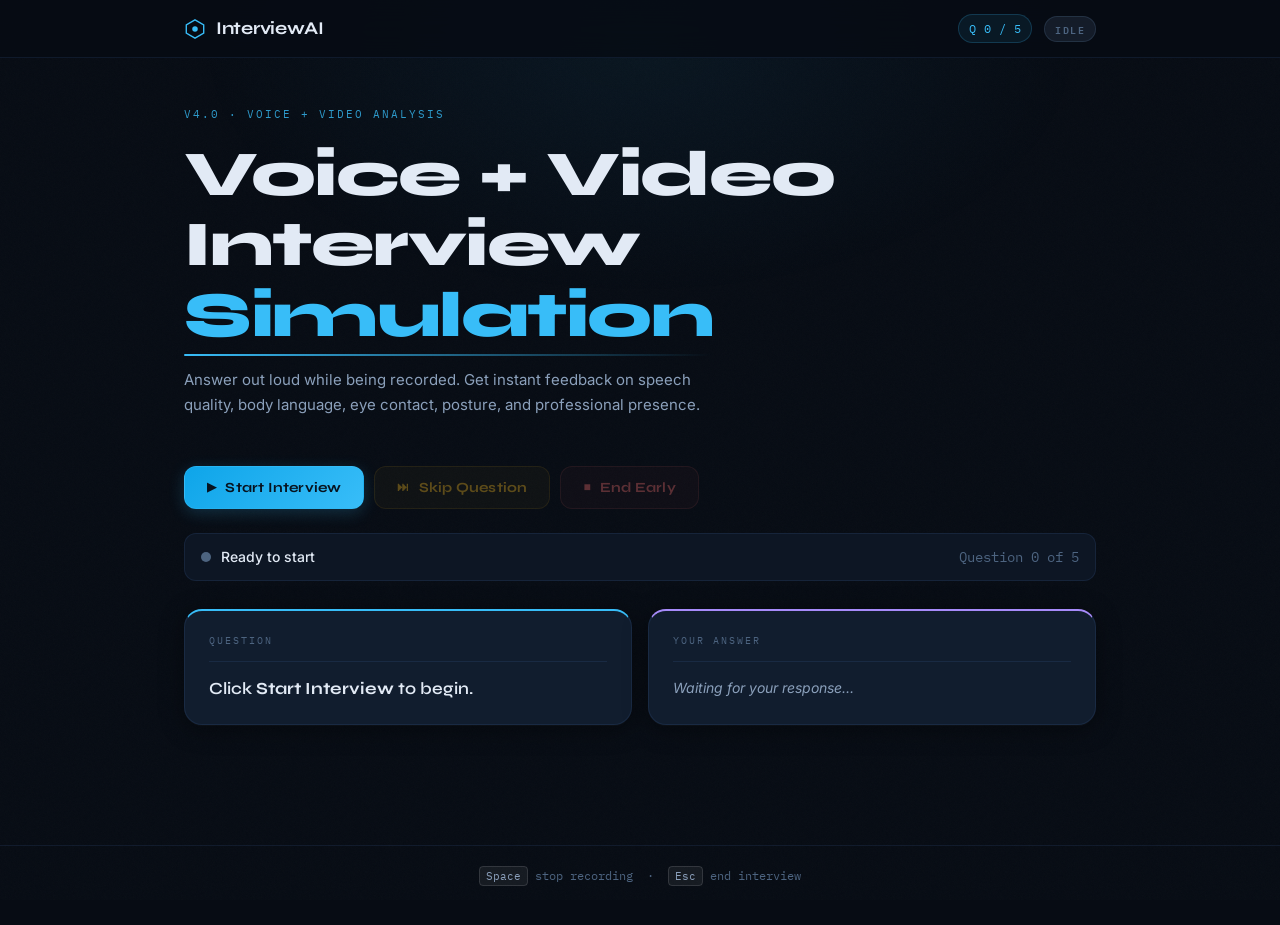
<file: index.html>
<!DOCTYPE html>
<html lang="en">
<head>
    <meta charset="UTF-8">
    <meta name="viewport" content="width=device-width, initial-scale=1.0">
    <title>AI Voice + Video Interview</title>
    <link rel="preconnect" href="https://fonts.googleapis.com">
    <link rel="preconnect" href="https://fonts.gstatic.com" crossorigin>
    <link href="https://fonts.googleapis.com/css2?family=IBM+Plex+Mono:wght@400;600&family=Syne:wght@400;600;700;800&family=Inter:wght@400;500;600&display=swap" rel="stylesheet">
    <link rel="stylesheet" href="style.css">
</head>
<body>

<div class="noise-overlay"></div>

<!-- Header -->
<header class="site-header">
    <div class="header-inner">
        <div class="logo">
            <svg class="logo-hex" viewBox="0 0 24 24" fill="none">
                <path d="M12 2L21.5 7.5V16.5L12 22L2.5 16.5V7.5L12 2Z"
                      stroke="currentColor" stroke-width="1.5"/>
                <circle cx="12" cy="12" r="3" fill="currentColor"/>
            </svg>
            <span class="logo-text">InterviewAI</span>
        </div>
        <div class="header-meta">
            <span class="mono chip" id="progressText">Q 0 / 5</span>
            <span class="status-pill idle" id="statusPill">IDLE</span>
        </div>
    </div>
</header>

<!-- Main -->
<main class="container">

    <!-- Hero -->
    <section class="hero" id="heroSection">
        <div class="hero-tag mono">v4.0 · Voice + Video Analysis</div>
        <h1>Voice + Video Interview<br><em>Simulation</em></h1>
        <p class="hero-sub">
            Answer out loud while being recorded. Get instant feedback on speech quality,
            body language, eye contact, posture, and professional presence.
        </p>
    </section>

    <!-- AI Orb (shown during interview, hidden initially) -->
    <div id="aiOrbSection" style="display:none; text-align:center; padding:32px 0 40px;">
        <div class="ai-orb-container">
            <div class="ai-orb" id="aiOrb">
                <div class="orb-ring orb-ring-1"></div>
                <div class="orb-ring orb-ring-2"></div>
                <div class="orb-ring orb-ring-3"></div>
                <div class="orb-core">
                    <svg width="32" height="32" viewBox="0 0 24 24" fill="none">
                        <path d="M12 2L21.5 7.5V16.5L12 22L2.5 16.5V7.5L12 2Z" stroke="currentColor" stroke-width="1.5"/>
                        <circle cx="12" cy="12" r="3" fill="currentColor"/>
                    </svg>
                </div>
            </div>
            <p class="orb-label mono" id="orbLabel">Preparing…</p>
        </div>
    </div>

    <!-- Controls -->
    <div class="controls-row">
        <button id="startBtn" class="btn btn-primary" onclick="startInterview()">
            <span class="btn-icon">▶</span>&nbsp;Start Interview
        </button>
        <button id="skipBtn" class="btn btn-secondary" onclick="skipQuestion()" disabled>
            <span class="btn-icon">⏭</span>&nbsp;Skip Question
        </button>
        <button id="stopBtn" class="btn btn-danger" onclick="stopInterview()" disabled>
            <span class="btn-icon">■</span>&nbsp;End Early
        </button>
    </div>

    <!-- Status bar -->
    <div class="status-bar">
        <span id="recordingIndicator" class="indicator"></span>
        <span id="statusText" class="status-label">Ready to start</span>
        <span class="flex-grow"></span>
        <span class="mono dim" id="progressLabel">Question 0 of 5</span>
    </div>

    <!-- Video preview (shows during recording) -->
    <div class="card card-video" id="videoPreviewCard" style="display:none;">
        <div class="card-eyebrow">📹 &nbsp;CAMERA PREVIEW</div>
        <video id="videoPreview" autoplay muted playsinline style="width:100%; max-width:640px; border-radius:8px;"></video>
    </div>

    <!-- Q & A -->
    <div class="qa-grid">
        <div class="card card-question">
            <div class="card-eyebrow">QUESTION</div>
            <p id="questionText">Click <strong>Start Interview</strong> to begin.</p>
        </div>
        <div class="card card-answer">
            <div class="card-eyebrow">YOUR ANSWER</div>
            <p id="answerText">Waiting for your response…</p>
        </div>
    </div>

    <!-- Tone Analysis -->
    <div class="card card-tone reveal" id="toneAnalysisBox" style="display:none;">
        <div class="card-eyebrow">🎵 &nbsp;TONE ANALYSIS</div>
        <div id="toneAnalysisContent"></div>
    </div>

    <!-- AI Audio Score -->
    <div class="card card-score reveal" id="scoreBox" style="display:none;">
        <div class="card-eyebrow">📊 &nbsp;AUDIO ANALYSIS</div>
        <div id="scoreContent"></div>
    </div>

    <!-- Video Body Language Analysis -->
    <div class="card card-video-analysis reveal" id="videoAnalysisBox" style="display:none;">
        <div class="card-eyebrow">🎥 &nbsp;BODY LANGUAGE ANALYSIS</div>
        <div id="videoAnalysisContent"></div>
    </div>

    <!-- Summary -->
    <div class="card card-summary reveal" id="feedbackBox" style="display:none;">
        <div class="card-eyebrow">📋 &nbsp;INTERVIEW SUMMARY</div>
        <div id="summaryContent"></div>
    </div>

    <!-- Full Report -->
    <div class="card card-report reveal" id="toneReportBox" style="display:none;">
        <div class="card-eyebrow">🧠 &nbsp;FULL CANDIDATE REPORT</div>
        <div id="toneReportContent"></div>
    </div>

</main>

<!-- Footer -->
<footer class="site-footer">
    <span class="mono dim">
        <kbd>Space</kbd> stop recording &nbsp;·&nbsp; <kbd>Esc</kbd> end interview
    </span>
</footer>

<style>
/* ── AI Orb ── */
.ai-orb-container {
    display: flex; flex-direction: column; align-items: center; gap: 24px;
}
.ai-orb {
    position: relative;
    width: 160px; height: 160px;
    display: flex; align-items: center; justify-content: center;
}
.orb-core {
    position: relative; z-index: 10;
    width: 64px; height: 64px;
    background: radial-gradient(135deg, rgba(56,189,248,0.3) 0%, rgba(14,165,233,0.15) 100%);
    border: 1.5px solid rgba(56,189,248,0.5);
    border-radius: 50%;
    display: flex; align-items: center; justify-content: center;
    color: #38bdf8;
    box-shadow: 0 0 24px rgba(56,189,248,0.25), inset 0 0 16px rgba(56,189,248,0.1);
    transition: all 0.4s ease;
}
.orb-ring {
    position: absolute;
    border-radius: 50%;
    border: 1px solid rgba(56,189,248,0.18);
    top: 50%; left: 50%;
    transform: translate(-50%, -50%) scale(1);
    opacity: 0;
}
.orb-ring-1 { width: 90px;  height: 90px;  }
.orb-ring-2 { width: 120px; height: 120px; }
.orb-ring-3 { width: 155px; height: 155px; }

/* Idle pulse */
.ai-orb.orb-idle .orb-ring-1 { animation: orbPulse 3s ease-in-out 0s infinite; }
.ai-orb.orb-idle .orb-ring-2 { animation: orbPulse 3s ease-in-out 0.5s infinite; }
.ai-orb.orb-idle .orb-ring-3 { animation: orbPulse 3s ease-in-out 1s infinite; }
.ai-orb.orb-idle .orb-core   { animation: orbGlow 3s ease-in-out infinite; }

/* Talking / zoom-out on question */
.ai-orb.orb-talking .orb-ring-1 { animation: orbZoom 1.2s cubic-bezier(0.16,1,0.3,1) 0s infinite; border-color: rgba(56,189,248,0.4); }
.ai-orb.orb-talking .orb-ring-2 { animation: orbZoom 1.2s cubic-bezier(0.16,1,0.3,1) 0.2s infinite; border-color: rgba(56,189,248,0.3); }
.ai-orb.orb-talking .orb-ring-3 { animation: orbZoom 1.2s cubic-bezier(0.16,1,0.3,1) 0.4s infinite; border-color: rgba(56,189,248,0.2); }
.ai-orb.orb-talking .orb-core   {
    box-shadow: 0 0 40px rgba(56,189,248,0.5), 0 0 80px rgba(56,189,248,0.2), inset 0 0 20px rgba(56,189,248,0.2);
    border-color: rgba(56,189,248,0.9);
    animation: orbCorePulse 0.8s ease-in-out infinite;
}

/* Recording state */
.ai-orb.orb-recording .orb-ring-1 { animation: orbRec 1s ease-in-out 0s infinite; border-color: rgba(248,113,113,0.4); }
.ai-orb.orb-recording .orb-ring-2 { animation: orbRec 1s ease-in-out 0.15s infinite; border-color: rgba(248,113,113,0.3); }
.ai-orb.orb-recording .orb-ring-3 { animation: orbRec 1s ease-in-out 0.3s infinite; border-color: rgba(248,113,113,0.2); }
.ai-orb.orb-recording .orb-core   { 
    border-color: rgba(248,113,113,0.7);
    box-shadow: 0 0 28px rgba(248,113,113,0.35), inset 0 0 16px rgba(248,113,113,0.15);
    color: #f87171;
    animation: orbRecGlow 1s ease-in-out infinite;
}

@keyframes orbPulse {
    0%   { transform: translate(-50%,-50%) scale(0.85); opacity: 0; }
    30%  { opacity: 0.55; }
    100% { transform: translate(-50%,-50%) scale(1.35); opacity: 0; }
}
@keyframes orbZoom {
    0%   { transform: translate(-50%,-50%) scale(0.7); opacity: 0; }
    20%  { opacity: 0.7; }
    100% { transform: translate(-50%,-50%) scale(1.5); opacity: 0; }
}
@keyframes orbRec {
    0%   { transform: translate(-50%,-50%) scale(0.8); opacity: 0; }
    40%  { opacity: 0.6; }
    100% { transform: translate(-50%,-50%) scale(1.3); opacity: 0; }
}
@keyframes orbGlow {
    0%,100% { box-shadow: 0 0 20px rgba(56,189,248,0.2), inset 0 0 12px rgba(56,189,248,0.08); }
    50%      { box-shadow: 0 0 36px rgba(56,189,248,0.4), inset 0 0 20px rgba(56,189,248,0.15); }
}
@keyframes orbCorePulse {
    0%,100% { transform: scale(1); }
    50%      { transform: scale(1.08); }
}
@keyframes orbRecGlow {
    0%,100% { box-shadow: 0 0 20px rgba(248,113,113,0.25), inset 0 0 12px rgba(248,113,113,0.1); }
    50%      { box-shadow: 0 0 40px rgba(248,113,113,0.5), inset 0 0 20px rgba(248,113,113,0.2); }
}

.orb-label {
    font-size: 13px; letter-spacing: 1.5px; text-transform: uppercase;
    color: var(--text-dim); transition: color 0.3s;
}
.orb-label.talking  { color: var(--accent); }
.orb-label.recording{ color: var(--red); }
</style>
<script src="script.js"></script>
</body>
</html>
</file>
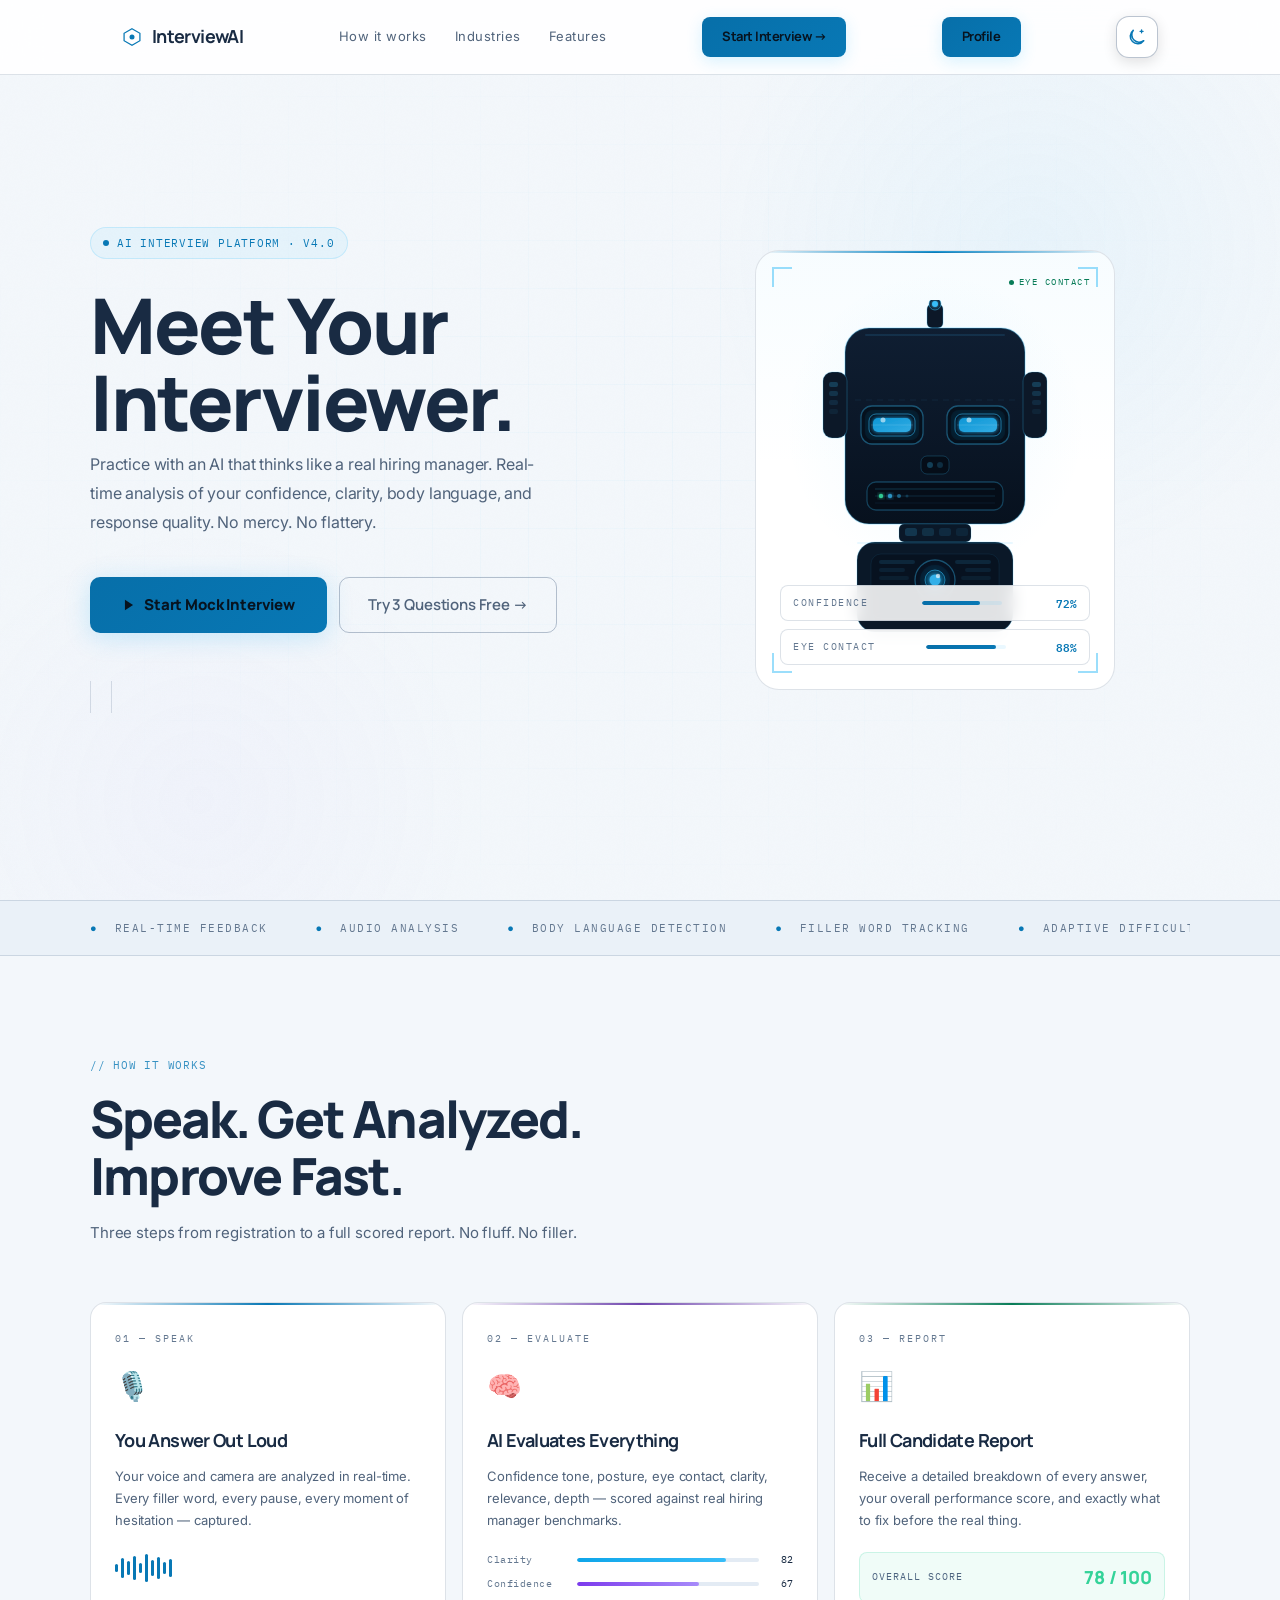
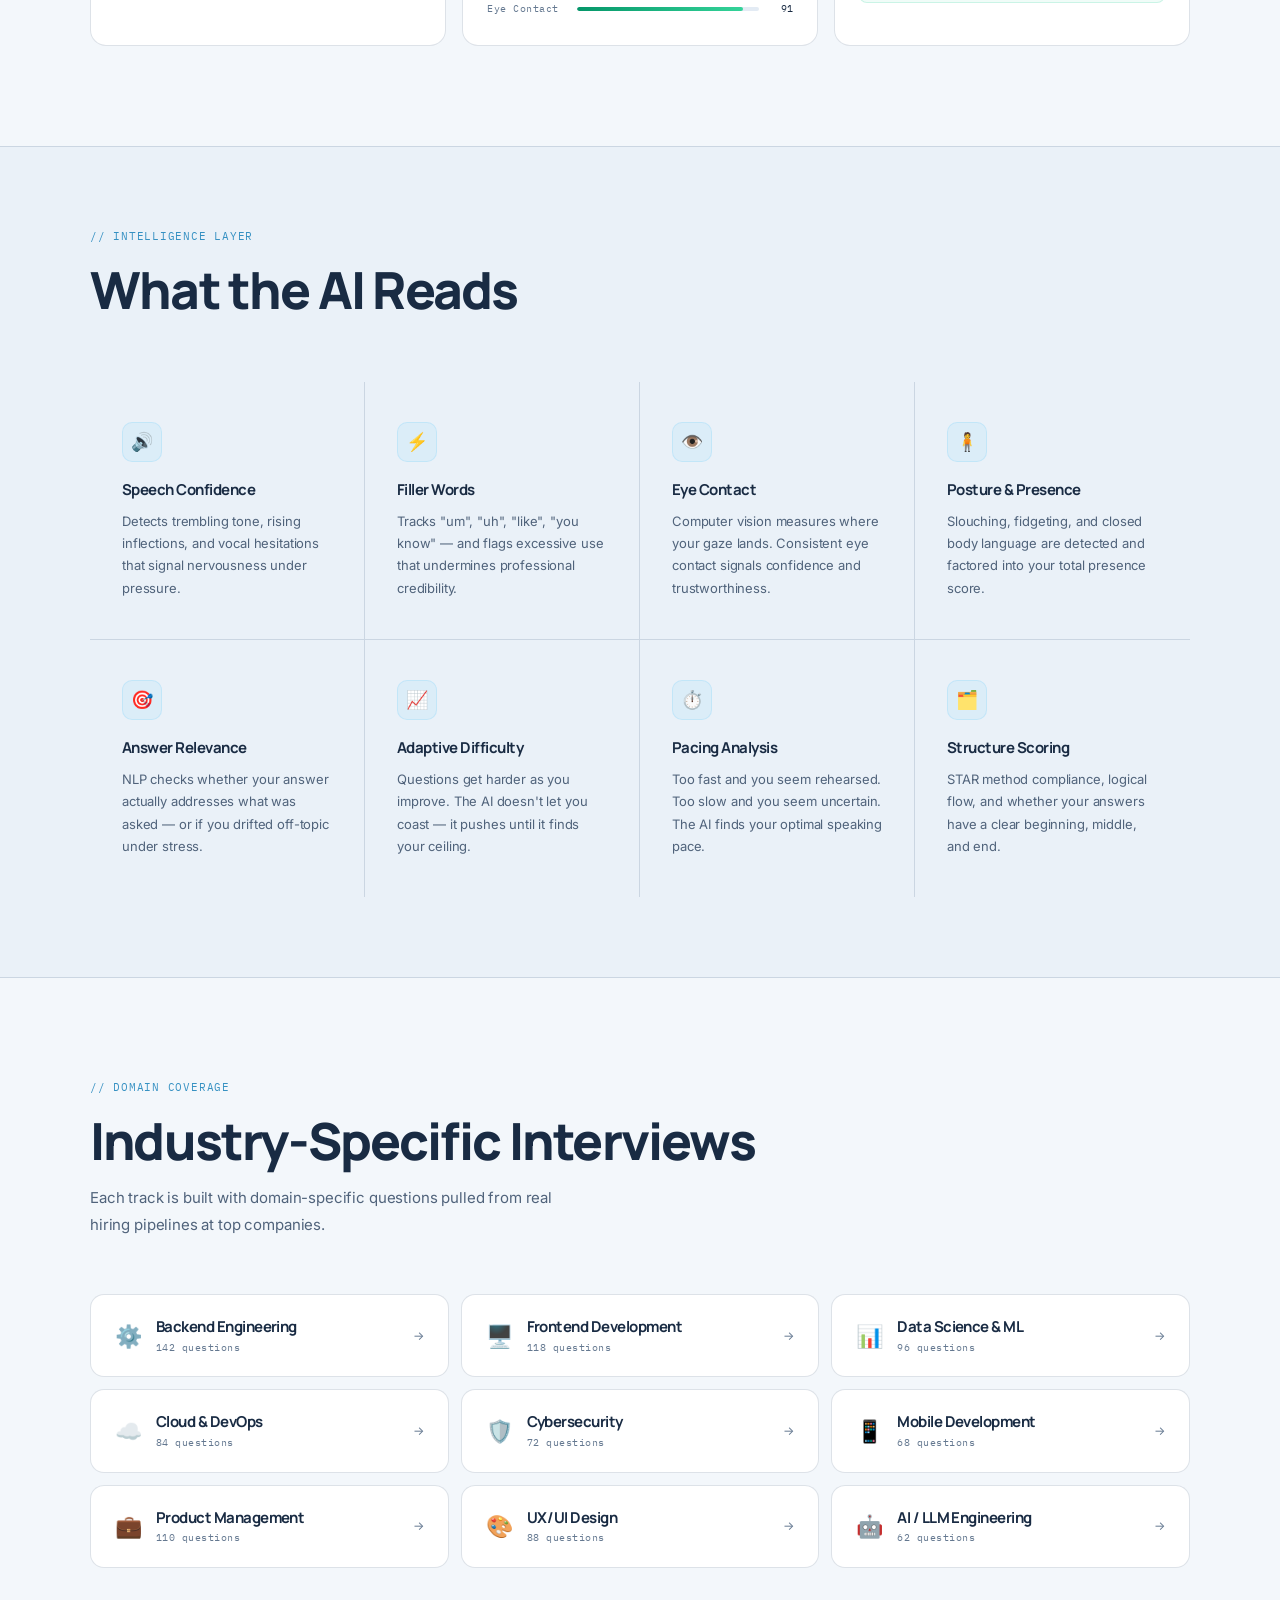
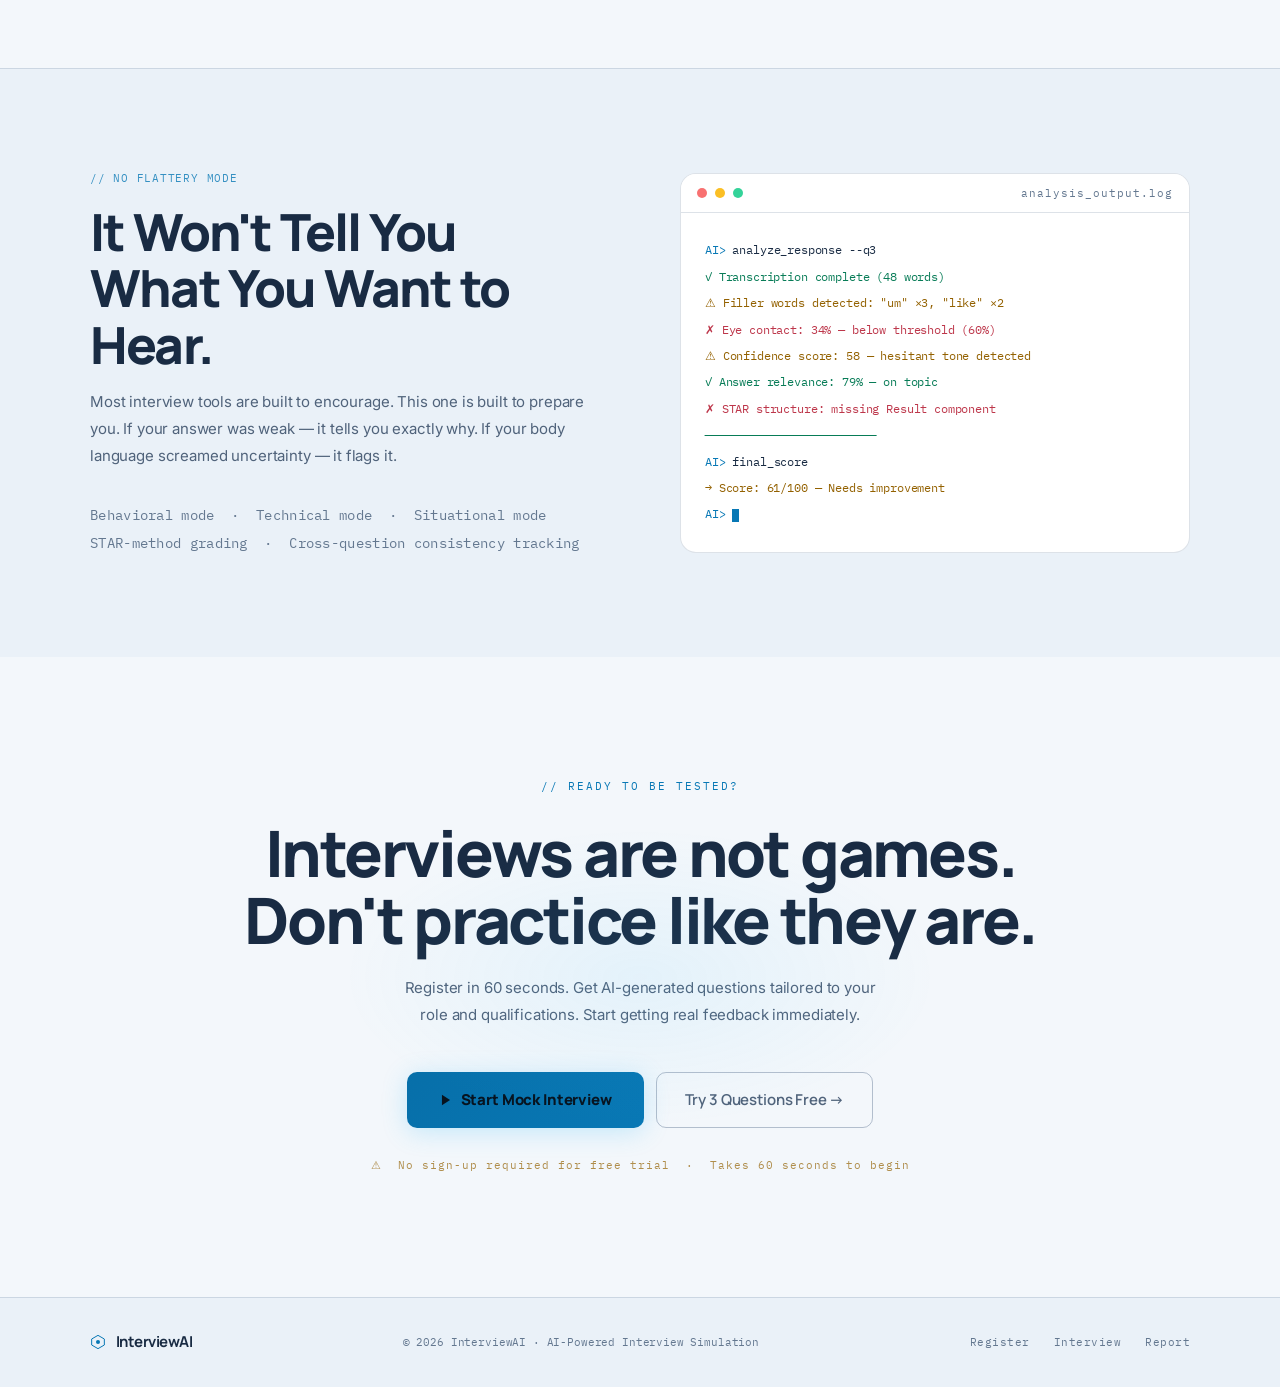
<file: frontend/index.html>
<!DOCTYPE html>
<html lang="en">
<head>
  <meta charset="UTF-8">
  <meta name="viewport" content="width=device-width, initial-scale=1.0">
  <title>InterviewAI — Meet Your Toughest Interviewer</title>
  <link rel="preconnect" href="https://fonts.googleapis.com">
  <link href="https://fonts.googleapis.com/css2?family=IBM+Plex+Mono:wght@400;500;600&family=Inter:wght@400;500;600;700&family=Manrope:wght@500;600;700;800&display=swap" rel="stylesheet">
  <script src="theme.js"></script>
  <style>
    :root {
      --bg:       #070c14;
      --surface:  #0d1624;
      --card:     #111d2e;
      --border:   rgba(100,160,255,0.10);
      --border-b: rgba(100,160,255,0.22);
      --accent:   #38bdf8;
      --accent2:  #0ea5e9;
      --green:    #34d399;
      --yellow:   #fbbf24;
      --red:      #f87171;
      --purple:   #a78bfa;
      --text:     #e2eaf5;
      --sub:      #8ba0bb;
      --dim:      #4d6480;
      --mono:     'IBM Plex Mono', monospace;
      --display:  'Syne', sans-serif;
      --body:     'Inter', sans-serif;
    }

    *, *::before, *::after { box-sizing: border-box; margin: 0; padding: 0; }
    html { scroll-behavior: smooth; }

    body {
      font-family: var(--body);
      background: var(--bg);
      color: var(--text);
      overflow-x: hidden;
      line-height: 1.6;
    }

    /* ── Noise overlay ── */
    body::after {
      content: '';
      position: fixed; inset: 0;
      pointer-events: none; z-index: 0;
      opacity: 0.025;
      background-image: url("data:image/svg+xml,%3Csvg viewBox='0 0 256 256' xmlns='http://www.w3.org/2000/svg'%3E%3Cfilter id='n'%3E%3CfeTurbulence type='fractalNoise' baseFrequency='0.9' numOctaves='4' stitchTiles='stitch'/%3E%3C/filter%3E%3Crect width='100%25' height='100%25' filter='url(%23n)'/%3E%3C/svg%3E");
      background-size: 128px;
    }

    /* ── NAV ── */
    nav {
      position: fixed; top: 0; left: 0; right: 0; z-index: 100;
      background: rgba(7,12,20,0.85);
      backdrop-filter: blur(18px);
      border-bottom: 1px solid var(--border);
    }
    .nav-inner {
      max-width: 1100px; margin: 0 auto;
      padding: 16px 32px;
      display: flex; align-items: center; justify-content: space-between;
    }
    .logo {
      display: flex; align-items: center; gap: 10px;
      font-family: var(--display); font-size: 18px; font-weight: 700;
      color: var(--text); text-decoration: none;
    }
    .logo svg { color: var(--accent); }
    .nav-links { display: flex; align-items: center; gap: 28px; }
    .nav-links a {
      font-size: 13px; color: var(--sub); text-decoration: none;
      font-family: var(--mono); letter-spacing: 0.5px;
      transition: color 0.2s;
    }
    .nav-links a:hover { color: var(--text); }
    .nav-cta {
      padding: 9px 20px;
      background: linear-gradient(135deg, var(--accent2), var(--accent));
      color: #07131f; font-weight: 700;
      font-family: var(--display); font-size: 13px;
      border-radius: 8px; text-decoration: none;
      border: none; cursor: pointer;
      transition: all 0.2s;
      box-shadow: 0 4px 16px rgba(56,189,248,0.2);
    }
    .nav-cta:hover { transform: translateY(-2px); box-shadow: 0 8px 24px rgba(56,189,248,0.35); }

    /* ── HERO ── */
    .hero {
      position: relative; z-index: 1;
      min-height: 100vh;
      display: flex; align-items: center;
      padding: 120px 32px 80px;
      overflow: hidden;
    }

    /* grid overlay */
    .hero::before {
      content: '';
      position: absolute; inset: 0;
      background-image:
        linear-gradient(rgba(56,189,248,0.04) 1px, transparent 1px),
        linear-gradient(90deg, rgba(56,189,248,0.04) 1px, transparent 1px);
      background-size: 48px 48px;
      mask-image: radial-gradient(ellipse 80% 80% at 50% 50%, black 0%, transparent 70%);
    }

    /* radial accent glows */
    .glow-1 {
      position: absolute; top: -100px; right: -100px;
      width: 700px; height: 700px;
      background: radial-gradient(ellipse, rgba(56,189,248,0.06) 0%, transparent 65%);
      pointer-events: none;
    }
    .glow-2 {
      position: absolute; bottom: -200px; left: -100px;
      width: 600px; height: 600px;
      background: radial-gradient(ellipse, rgba(167,139,250,0.04) 0%, transparent 65%);
      pointer-events: none;
    }

    .hero-inner {
      max-width: 1100px; margin: 0 auto; width: 100%;
      display: grid; grid-template-columns: 1fr 1fr;
      gap: 80px; align-items: center;
    }

    .hero-left { position: relative; }

    .hero-tag {
      display: inline-flex; align-items: center; gap: 8px;
      font-family: var(--mono); font-size: 11px; letter-spacing: 2px;
      text-transform: uppercase; color: var(--accent);
      padding: 6px 12px;
      background: rgba(56,189,248,0.07);
      border: 1px solid rgba(56,189,248,0.2);
      border-radius: 100px;
      margin-bottom: 28px;
      animation: fadeUp 0.8s cubic-bezier(0.16,1,0.3,1) both;
    }
    .hero-tag::before {
      content: '';
      width: 6px; height: 6px; border-radius: 50%;
      background: var(--accent);
      animation: blink 2s step-start infinite;
    }
    @keyframes blink { 50% { opacity: 0; } }

    .hero h1 {
      font-family: var(--display);
      font-size: clamp(3rem, 6vw, 5.2rem);
      font-weight: 900;
      line-height: 1.0;
      letter-spacing: -2.5px;
      color: var(--text);
      margin-bottom: 10px;
      animation: fadeUp 0.8s cubic-bezier(0.16,1,0.3,1) 0.1s both;
    }

    .hero h1 .line-accent {
      color: var(--accent);
      position: relative; display: inline-block;
    }
    .hero h1 .line-accent::after {
      content: '';
      position: absolute; bottom: -4px; left: 0; right: 0; height: 2px;
      background: linear-gradient(90deg, var(--accent), transparent);
    }

    .hero h1 .line-dim { color: var(--dim); }

    .hero-sub {
      font-size: 16px; color: var(--sub); line-height: 1.8;
      max-width: 460px; margin-bottom: 40px;
      animation: fadeUp 0.8s cubic-bezier(0.16,1,0.3,1) 0.2s both;
    }

    .hero-actions {
      display: flex; gap: 12px; flex-wrap: wrap;
      animation: fadeUp 0.8s cubic-bezier(0.16,1,0.3,1) 0.3s both;
    }

    .btn-hero-primary {
      padding: 15px 32px;
      background: linear-gradient(135deg, var(--accent2), var(--accent));
      color: #07131f; font-weight: 800;
      font-family: var(--display); font-size: 15px;
      border-radius: 10px; text-decoration: none; border: none; cursor: pointer;
      box-shadow: 0 4px 24px rgba(56,189,248,0.25);
      transition: all 0.2s; display: inline-flex; align-items: center; gap: 8px;
    }
    .btn-hero-primary:hover { transform: translateY(-3px); box-shadow: 0 12px 32px rgba(56,189,248,0.35); }

    .btn-hero-secondary {
      padding: 15px 28px;
      background: transparent;
      color: var(--sub); font-weight: 600;
      font-family: var(--display); font-size: 15px;
      border-radius: 10px; text-decoration: none;
      border: 1px solid var(--border-b); cursor: pointer;
      transition: all 0.2s; display: inline-flex; align-items: center; gap: 8px;
    }
    .btn-hero-secondary:hover { border-color: rgba(100,160,255,0.45); color: var(--text); transform: translateY(-2px); }

    /* ── HERO FACE / VISUAL ── */
    .hero-right {
      position: relative; display: flex; justify-content: center;
      animation: fadeIn 1.2s cubic-bezier(0.16,1,0.3,1) 0.4s both;
    }

    .face-container {
      position: relative; width: 360px; height: 440px;
    }

    .face-card {
      position: absolute; inset: 0;
      background: var(--card);
      border: 1px solid var(--border);
      border-radius: 24px;
      overflow: hidden;
    }
    .face-card::before {
      content: '';
      position: absolute; top: 0; left: 0; right: 0; height: 2px;
      background: linear-gradient(90deg, transparent, var(--accent), transparent);
    }

    /* Neural grid background */
    .face-bg {
      position: absolute; inset: 0;
      background:
        radial-gradient(ellipse 60% 50% at 50% 40%, rgba(56,189,248,0.07) 0%, transparent 70%),
        linear-gradient(180deg, rgba(56,189,248,0.04) 0%, transparent 50%);
    }

    /* Scan line animation */
    .scanline {
      position: absolute; left: 0; right: 0; height: 1px;
      background: linear-gradient(90deg, transparent, rgba(56,189,248,0.4), transparent);
      animation: scan 4s linear infinite;
      pointer-events: none; z-index: 10;
    }
    @keyframes scan {
      0%   { top: 0%; opacity: 0; }
      10%  { opacity: 1; }
      90%  { opacity: 1; }
      100% { top: 100%; opacity: 0; }
    }

    /* Face SVG artwork */
    .face-art {
      position: absolute; inset: 0;
      display: flex; align-items: center; justify-content: center;
    }

    /* Corner HUD markers */
    .hud-corner {
      position: absolute; width: 20px; height: 20px;
      border-color: rgba(56,189,248,0.5); border-style: solid;
    }
    .hud-tl { top: 16px; left: 16px; border-width: 2px 0 0 2px; }
    .hud-tr { top: 16px; right: 16px; border-width: 2px 2px 0 0; }
    .hud-bl { bottom: 16px; left: 16px; border-width: 0 0 2px 2px; }
    .hud-br { bottom: 16px; right: 16px; border-width: 0 2px 2px 0; }

    /* Data overlay chips on face card */
    .face-data {
      position: absolute; bottom: 24px; left: 24px; right: 24px;
      display: flex; flex-direction: column; gap: 8px;
    }
    .face-data-row {
      display: flex; align-items: center; justify-content: space-between;
      background: rgba(7,12,20,0.7);
      backdrop-filter: blur(8px);
      border: 1px solid var(--border);
      border-radius: 8px;
      padding: 8px 12px;
    }
    .face-data-label {
      font-family: var(--mono); font-size: 10px; letter-spacing: 1.5px;
      text-transform: uppercase; color: var(--dim);
    }
    .face-data-val {
      font-family: var(--mono); font-size: 11px; font-weight: 600;
      color: var(--accent);
    }
    .face-data-bar {
      height: 4px; background: rgba(56,189,248,0.1); border-radius: 2px; overflow: hidden;
      width: 80px;
    }
    .face-data-fill {
      height: 100%; border-radius: 2px;
      background: linear-gradient(90deg, var(--accent2), var(--accent));
      animation: fillGrow 2s ease forwards;
    }
    @keyframes fillGrow {
      from { width: 0%; }
    }

    /* Eye tracking dots */
    .eye-track {
      position: absolute; top: 24px; right: 24px;
      display: flex; flex-direction: column; gap: 4px; align-items: flex-end;
    }
    .eye-label {
      font-family: var(--mono); font-size: 9px; letter-spacing: 1.5px;
      color: var(--green); text-transform: uppercase;
      display: flex; align-items: center; gap: 5px;
    }
    .eye-dot { width: 5px; height: 5px; border-radius: 50%; background: var(--green); animation: blink 1.5s step-start infinite; }

    @keyframes fadeUp {
      from { opacity: 0; transform: translateY(24px); }
      to   { opacity: 1; transform: translateY(0); }
    }
    @keyframes fadeIn {
      from { opacity: 0; transform: scale(0.96); }
      to   { opacity: 1; transform: scale(1); }
    }

    /* Social proof row */
    .hero-proof {
      margin-top: 48px;
      display: flex; align-items: center; gap: 20px; flex-wrap: wrap;
      animation: fadeUp 0.8s cubic-bezier(0.16,1,0.3,1) 0.4s both;
    }
    .proof-item {
      display: flex; flex-direction: column; gap: 2px;
    }
    .proof-num {
      font-family: var(--display); font-size: 22px; font-weight: 800;
      color: var(--text); line-height: 1;
    }
    .proof-label { font-size: 11px; color: var(--dim); font-family: var(--mono); letter-spacing: 0.5px; }
    .proof-divider { width: 1px; height: 32px; background: var(--border); }

    /* ── FEATURES STRIP ── */
    .strip {
      position: relative; z-index: 1;
      background: var(--surface);
      border-top: 1px solid var(--border);
      border-bottom: 1px solid var(--border);
      padding: 18px 32px;
      overflow: hidden;
    }
    .strip-inner {
      max-width: 1100px; margin: 0 auto;
      display: flex; gap: 48px; align-items: center;
      white-space: nowrap; overflow: hidden;
    }
    .strip-item {
      display: flex; align-items: center; gap: 8px;
      font-family: var(--mono); font-size: 11px; letter-spacing: 1.5px;
      text-transform: uppercase; color: var(--dim); flex-shrink: 0;
    }
    .strip-item span { color: var(--accent); }

    /* ── DEMO SECTION ── */
    .section {
      position: relative; z-index: 1;
      padding: 100px 32px;
    }
    .section-inner { max-width: 1100px; margin: 0 auto; }

    .section-tag {
      font-family: var(--mono); font-size: 11px; letter-spacing: 2px;
      text-transform: uppercase; color: var(--accent);
      margin-bottom: 16px; opacity: 0.8;
    }
    .section-title {
      font-family: var(--display); font-size: clamp(2rem, 4vw, 3.2rem);
      font-weight: 800; letter-spacing: -1.5px; color: var(--text);
      margin-bottom: 16px; line-height: 1.1;
    }
    .section-sub {
      font-size: 15px; color: var(--sub); max-width: 500px; line-height: 1.8;
      margin-bottom: 56px;
    }

    /* Demo flow */
    .demo-flow {
      display: grid; grid-template-columns: repeat(3, 1fr); gap: 16px;
    }

    .demo-step {
      background: var(--card);
      border: 1px solid var(--border);
      border-radius: 16px; padding: 28px 24px;
      position: relative; overflow: hidden;
      transition: border-color 0.3s, transform 0.3s;
    }
    .demo-step:hover { border-color: var(--border-b); transform: translateY(-4px); }

    .demo-step::before {
      content: '';
      position: absolute; top: 0; left: 0; right: 0; height: 2px;
    }
    .demo-step:nth-child(1)::before { background: linear-gradient(90deg, transparent, var(--accent), transparent); }
    .demo-step:nth-child(2)::before { background: linear-gradient(90deg, transparent, var(--purple), transparent); }
    .demo-step:nth-child(3)::before { background: linear-gradient(90deg, transparent, var(--green), transparent); }

    .step-num {
      font-family: var(--mono); font-size: 10px; letter-spacing: 2px;
      color: var(--dim); margin-bottom: 16px; text-transform: uppercase;
    }
    .step-icon {
      font-size: 28px; margin-bottom: 16px; display: block;
    }
    .step-title {
      font-family: var(--display); font-size: 18px; font-weight: 700;
      color: var(--text); margin-bottom: 10px; letter-spacing: -0.3px;
    }
    .step-desc { font-size: 13px; color: var(--sub); line-height: 1.7; }

    /* Waveform animation */
    .wave-demo {
      margin-top: 20px; display: flex; align-items: center; gap: 3px; height: 32px;
    }
    .wave-bar {
      width: 3px; border-radius: 2px;
      background: var(--accent);
      animation: waveDance 1.2s ease-in-out infinite;
    }
    .wave-bar:nth-child(1)  { animation-delay: 0.0s; height: 8px; }
    .wave-bar:nth-child(2)  { animation-delay: 0.1s; height: 20px; }
    .wave-bar:nth-child(3)  { animation-delay: 0.2s; height: 14px; }
    .wave-bar:nth-child(4)  { animation-delay: 0.3s; height: 24px; }
    .wave-bar:nth-child(5)  { animation-delay: 0.4s; height: 10px; }
    .wave-bar:nth-child(6)  { animation-delay: 0.5s; height: 28px; }
    .wave-bar:nth-child(7)  { animation-delay: 0.6s; height: 16px; }
    .wave-bar:nth-child(8)  { animation-delay: 0.7s; height: 22px; }
    .wave-bar:nth-child(9)  { animation-delay: 0.8s; height: 12px; }
    .wave-bar:nth-child(10) { animation-delay: 0.9s; height: 18px; }
    @keyframes waveDance {
      0%, 100% { transform: scaleY(0.4); opacity: 0.5; }
      50%       { transform: scaleY(1);   opacity: 1; }
    }

    /* Score mini */
    .score-mini {
      margin-top: 20px; display: flex; flex-direction: column; gap: 8px;
    }
    .score-row { display: flex; align-items: center; gap: 10px; }
    .score-row-label { font-family: var(--mono); font-size: 10px; color: var(--dim); width: 80px; letter-spacing: 0.5px; }
    .score-track { flex: 1; height: 4px; background: rgba(255,255,255,0.06); border-radius: 2px; overflow: hidden; }
    .score-fill { height: 100%; border-radius: 2px; animation: fillGrow 1.5s ease forwards; }
    .score-val { font-family: var(--mono); font-size: 10px; color: var(--text); width: 24px; text-align: right; }

    /* ── FEATURES GRID ── */
    .features {
      background: var(--surface);
      border-top: 1px solid var(--border);
      border-bottom: 1px solid var(--border);
    }
    .features-grid {
      display: grid; grid-template-columns: repeat(4, 1fr); gap: 0;
    }
    .feature-cell {
      padding: 40px 32px;
      border-right: 1px solid var(--border);
      border-bottom: 1px solid var(--border);
      transition: background 0.2s;
    }
    .feature-cell:hover { background: rgba(56,189,248,0.03); }
    .feature-cell:nth-child(4n) { border-right: none; }
    .feature-cell:nth-child(n+5) { border-bottom: none; }
    .feature-icon-wrap {
      width: 40px; height: 40px; border-radius: 10px;
      background: rgba(56,189,248,0.08);
      border: 1px solid rgba(56,189,248,0.15);
      display: flex; align-items: center; justify-content: center;
      font-size: 18px; margin-bottom: 16px;
    }
    .feature-title {
      font-family: var(--display); font-size: 15px; font-weight: 700;
      color: var(--text); margin-bottom: 8px; letter-spacing: -0.2px;
    }
    .feature-desc { font-size: 13px; color: var(--sub); line-height: 1.7; }

    /* ── INDUSTRIES ── */
    .industries { padding: 100px 32px; }
    .industry-grid {
      display: grid; grid-template-columns: repeat(3, 1fr); gap: 12px;
      margin-top: 48px;
    }
    .industry-card {
      background: var(--card); border: 1px solid var(--border);
      border-radius: 14px; padding: 20px 24px;
      display: flex; align-items: center; gap: 14px;
      cursor: pointer; transition: all 0.2s;
    }
    .industry-card:hover { border-color: var(--border-b); transform: translateY(-2px); }
    .ind-icon { font-size: 22px; }
    .ind-name { font-family: var(--display); font-size: 15px; font-weight: 700; color: var(--text); }
    .ind-count { font-family: var(--mono); font-size: 10px; color: var(--dim); letter-spacing: 0.5px; }
    .ind-arrow { margin-left: auto; color: var(--dim); font-size: 12px; transition: transform 0.2s; }
    .industry-card:hover .ind-arrow { transform: translateX(4px); color: var(--accent); }

    /* ── SEVERITY SECTION ── */
    .severity {
      padding: 100px 32px;
      background: var(--surface);
      border-top: 1px solid var(--border);
    }
    .severity-inner {
      max-width: 1100px; margin: 0 auto;
      display: grid; grid-template-columns: 1fr 1fr; gap: 80px; align-items: center;
    }
    .sev-terminal {
      background: #080e1a; border: 1px solid var(--border);
      border-radius: 16px; overflow: hidden;
      font-family: var(--mono);
    }
    .terminal-bar {
      background: var(--card); padding: 10px 16px;
      display: flex; align-items: center; gap: 8px;
      border-bottom: 1px solid var(--border);
    }
    .t-dot { width: 10px; height: 10px; border-radius: 50%; }
    .t-dot-r { background: #f87171; }
    .t-dot-y { background: #fbbf24; }
    .t-dot-g { background: #34d399; }
    .terminal-title { font-size: 11px; color: var(--dim); margin-left: auto; letter-spacing: 1px; }
    .terminal-body { padding: 24px; }
    .t-line { font-size: 12px; color: var(--dim); line-height: 2.2; }
    .t-prompt { color: var(--accent); }
    .t-cmd { color: var(--text); }
    .t-output { color: var(--green); }
    .t-warn { color: var(--yellow); }
    .t-err { color: var(--red); }
    .t-cursor { display: inline-block; width: 7px; height: 13px; background: var(--accent); animation: blink 1s step-start infinite; vertical-align: middle; }

    /* ── CTA SECTION ── */
    .cta-section {
      padding: 120px 32px;
      text-align: center; position: relative; z-index: 1;
    }
    .cta-glow {
      position: absolute; top: 50%; left: 50%; transform: translate(-50%,-50%);
      width: 600px; height: 300px;
      background: radial-gradient(ellipse, rgba(56,189,248,0.08) 0%, transparent 70%);
      pointer-events: none;
    }
    .cta-tag {
      font-family: var(--mono); font-size: 11px; letter-spacing: 2px;
      text-transform: uppercase; color: var(--accent); margin-bottom: 24px;
      display: block;
    }
    .cta-title {
      font-family: var(--display); font-size: clamp(2.4rem, 5vw, 4rem);
      font-weight: 900; letter-spacing: -2px; color: var(--text);
      margin-bottom: 20px; line-height: 1.05;
    }
    .cta-sub { font-size: 15px; color: var(--sub); max-width: 480px; margin: 0 auto 44px; line-height: 1.8; }
    .cta-actions { display: flex; gap: 12px; justify-content: center; flex-wrap: wrap; }

    /* Warning badge */
    .warning-badge {
      display: inline-flex; align-items: center; gap: 8px;
      margin-top: 28px;
      font-family: var(--mono); font-size: 11px; letter-spacing: 1px;
      color: var(--yellow); opacity: 0.7;
    }

    /* ── FOOTER ── */
    footer {
      position: relative; z-index: 1;
      border-top: 1px solid var(--border);
      padding: 32px 32px;
      background: rgba(7,12,20,0.9);
    }
    .footer-inner {
      max-width: 1100px; margin: 0 auto;
      display: flex; align-items: center; justify-content: space-between; flex-wrap: wrap; gap: 16px;
    }
    .footer-copy { font-family: var(--mono); font-size: 11px; color: var(--dim); }
    .footer-links { display: flex; gap: 24px; }
    .footer-links a { font-family: var(--mono); font-size: 11px; color: var(--dim); text-decoration: none; letter-spacing: 0.5px; transition: color 0.2s; }
    .footer-links a:hover { color: var(--sub); }

    /* ── MOBILE ── */
    @media (max-width: 768px) {
      .hero-inner { grid-template-columns: 1fr; gap: 48px; }
      .hero-right { display: none; }
      .demo-flow { grid-template-columns: 1fr; }
      .features-grid { grid-template-columns: 1fr 1fr; }
      .feature-cell:nth-child(2n) { border-right: none; }
      .industries-grid, .industry-grid { grid-template-columns: 1fr 1fr; }
      .severity-inner { grid-template-columns: 1fr; }
      .nav-links { display: none; }
    }

    ::-webkit-scrollbar { width: 5px; }
    ::-webkit-scrollbar-track { background: var(--bg); }
    ::-webkit-scrollbar-thumb { background: rgba(100,160,255,0.15); border-radius: 3px; }
    ::selection { background: rgba(56,189,248,0.2); color: var(--text); }
  </style>
  <link rel="stylesheet" href="theme.css">
</head>
<body>

<!-- NAV -->
<nav>
  <div class="nav-inner">
    <a href="#" class="logo">
      <svg width="20" height="20" viewBox="0 0 24 24" fill="none">
        <path d="M12 2L21.5 7.5V16.5L12 22L2.5 16.5V7.5L12 2Z" stroke="currentColor" stroke-width="1.5"/>
        <circle cx="12" cy="12" r="3" fill="currentColor"/>
      </svg>
      InterviewAI
    </a>
    <div class="nav-links">
      <a href="#how-it-works">How it works</a>
      <a href="#industries">Industries</a>
      <a href="#features">Features</a>
    </div>
    <a href="register.html" class="nav-cta">Start Interview →</a>
    <a href="profile.html" class="nav-cta">Profile</a>
  </div>
</nav>

<!-- HERO -->
<section class="hero">
  <div class="glow-1"></div>
  <div class="glow-2"></div>
  <div class="hero-inner">
    <div class="hero-left">
      <div class="hero-tag">AI Interview Platform · v4.0</div>
      <h1>
        Meet Your<br>
        Interviewer.
      </h1>
      <p class="hero-sub">
        Practice with an AI that thinks like a real hiring manager. Real-time analysis of your confidence, clarity, body language, and response quality. No mercy. No flattery.
      </p>
      <div class="hero-actions">
        <a href="register.html" class="btn-hero-primary">
          <svg width="14" height="14" viewBox="0 0 24 24" fill="none"><polygon points="5,3 19,12 5,21" fill="currentColor"/></svg>
          Start Mock Interview
        </a>
        <a href="register.html" class="btn-hero-secondary">
          Try 3 Questions Free →
        </a>
      </div>
      <div class="hero-proof">
        
        <div class="proof-divider"></div>
        
        <div class="proof-divider"></div>
        
      </div>
    </div>

    <!-- Hero Visual -->
    <div class="hero-right">
      <div class="face-container">
        <div class="face-card">
          <div class="face-bg"></div>
          <div class="scanline"></div>

          <div class="hud-corner hud-tl"></div>
          <div class="hud-corner hud-tr"></div>
          <div class="hud-corner hud-bl"></div>
          <div class="hud-corner hud-br"></div>

          <div class="eye-track">
            <div class="eye-label"><div class="eye-dot"></div>EYE CONTACT</div>
          </div>

          <!-- Simple Robot Face -->
          <div class="face-art">
            <svg width="260" height="340" viewBox="0 0 260 340" fill="none" xmlns="http://www.w3.org/2000/svg">
              <defs>
                <filter id="glow" x="-50%" y="-50%" width="200%" height="200%">
                  <feGaussianBlur stdDeviation="4" result="blur"/>
                  <feMerge><feMergeNode in="blur"/><feMergeNode in="SourceGraphic"/></feMerge>
                </filter>
                <filter id="smglow" x="-40%" y="-40%" width="180%" height="180%">
                  <feGaussianBlur stdDeviation="2" result="blur"/>
                  <feMerge><feMergeNode in="blur"/><feMergeNode in="SourceGraphic"/></feMerge>
                </filter>
                <linearGradient id="hgrad" x1="0" y1="0" x2="0" y2="1">
                  <stop offset="0%" stop-color="#0f1e32"/>
                  <stop offset="100%" stop-color="#07111e"/>
                </linearGradient>
                <linearGradient id="egrad" x1="0" y1="0" x2="1" y2="1">
                  <stop offset="0%" stop-color="#0ea5e9"/>
                  <stop offset="100%" stop-color="#38bdf8"/>
                </linearGradient>
              </defs>

              <!-- ANTENNA -->
              <rect x="122" y="4" width="16" height="24" rx="5" fill="#0c1828" stroke="rgba(56,189,248,0.3)" stroke-width="1"/>
              <circle cx="130" cy="4" r="6" fill="#0c1828" stroke="rgba(56,189,248,0.5)" stroke-width="1"/>
              <circle cx="130" cy="4" r="3" fill="#38bdf8" filter="url(#smglow)"/>

              <!-- HEAD -->
              <rect x="40" y="28" width="180" height="196" rx="24" fill="url(#hgrad)" stroke="rgba(56,189,248,0.28)" stroke-width="1.5"/>
              <!-- Top bar accent -->
              <rect x="60" y="34" width="140" height="2" rx="1" fill="rgba(56,189,248,0.12)"/>
              <!-- Mid panel seam -->
              <line x1="50" y1="100" x2="210" y2="100" stroke="rgba(56,189,248,0.08)" stroke-width="1" stroke-dasharray="6 5"/>

              <!-- EAR left -->
              <rect x="18" y="72" width="24" height="66" rx="9" fill="#0c1828" stroke="rgba(56,189,248,0.22)" stroke-width="1.2"/>
              <rect x="24" y="82"  width="9" height="5" rx="2" fill="rgba(56,189,248,0.22)"/>
              <rect x="24" y="91"  width="9" height="5" rx="2" fill="rgba(56,189,248,0.16)"/>
              <rect x="24" y="100" width="9" height="5" rx="2" fill="rgba(56,189,248,0.11)"/>
              <rect x="24" y="109" width="9" height="5" rx="2" fill="rgba(56,189,248,0.07)"/>

              <!-- EAR right -->
              <rect x="218" y="72" width="24" height="66" rx="9" fill="#0c1828" stroke="rgba(56,189,248,0.22)" stroke-width="1.2"/>
              <rect x="227" y="82"  width="9" height="5" rx="2" fill="rgba(56,189,248,0.22)"/>
              <rect x="227" y="91"  width="9" height="5" rx="2" fill="rgba(56,189,248,0.16)"/>
              <rect x="227" y="100" width="9" height="5" rx="2" fill="rgba(56,189,248,0.11)"/>
              <rect x="227" y="109" width="9" height="5" rx="2" fill="rgba(56,189,248,0.07)"/>

              <!-- EYE LEFT socket -->
              <rect x="56" y="106" width="62" height="38" rx="11" fill="#050d18" stroke="rgba(56,189,248,0.38)" stroke-width="1.3"/>
              <!-- Eye glow bg -->
              <rect x="60" y="110" width="54" height="30" rx="8" fill="rgba(14,165,233,0.07)" filter="url(#glow)"/>
              <!-- Eye lens -->
              <rect x="64" y="114" width="46" height="22" rx="7" fill="#071626"/>
              <rect x="64" y="114" width="46" height="22" rx="7" fill="none" stroke="rgba(56,189,248,0.55)" stroke-width="1"/>
              <!-- Eye fill glow -->
              <rect x="68" y="118" width="38" height="14" rx="5" fill="url(#egrad)" opacity="0.9" filter="url(#smglow)"/>
              <!-- Scanline -->
              <line x1="66" y1="125" x2="108" y2="125" stroke="rgba(255,255,255,0.12)" stroke-width="1"/>
              <!-- Highlight -->
              <circle cx="78" cy="120" r="2.5" fill="rgba(255,255,255,0.55)"/>

              <!-- EYE RIGHT socket -->
              <rect x="142" y="106" width="62" height="38" rx="11" fill="#050d18" stroke="rgba(56,189,248,0.38)" stroke-width="1.3"/>
              <rect x="146" y="110" width="54" height="30" rx="8" fill="rgba(14,165,233,0.07)" filter="url(#glow)"/>
              <rect x="150" y="114" width="46" height="22" rx="7" fill="#071626"/>
              <rect x="150" y="114" width="46" height="22" rx="7" fill="none" stroke="rgba(56,189,248,0.55)" stroke-width="1"/>
              <rect x="154" y="118" width="38" height="14" rx="5" fill="url(#egrad)" opacity="0.9" filter="url(#smglow)"/>
              <line x1="152" y1="125" x2="194" y2="125" stroke="rgba(255,255,255,0.12)" stroke-width="1"/>
              <circle cx="164" cy="120" r="2.5" fill="rgba(255,255,255,0.55)"/>

              <!-- NOSE sensor -->
              <rect x="116" y="156" width="28" height="18" rx="6" fill="#050d18" stroke="rgba(56,189,248,0.22)" stroke-width="1"/>
              <circle cx="125" cy="165" r="3" fill="rgba(56,189,248,0.28)"/>
              <circle cx="135" cy="165" r="3" fill="rgba(56,189,248,0.18)"/>

              <!-- MOUTH grille -->
              <rect x="62" y="182" width="136" height="28" rx="9" fill="#050d18" stroke="rgba(56,189,248,0.28)" stroke-width="1.3"/>
              <line x1="70" y1="189" x2="190" y2="189" stroke="rgba(56,189,248,0.22)" stroke-width="1.2"/>
              <line x1="70" y1="196" x2="190" y2="196" stroke="rgba(56,189,248,0.16)" stroke-width="1"/>
              <line x1="70" y1="203" x2="190" y2="203" stroke="rgba(56,189,248,0.1)" stroke-width="0.8"/>
              <!-- LEDs -->
              <circle cx="76"  cy="196" r="2.2" fill="#34d399" opacity="0.95" filter="url(#smglow)"/>
              <circle cx="85"  cy="196" r="2.2" fill="#38bdf8" opacity="0.75" filter="url(#smglow)"/>
              <circle cx="94"  cy="196" r="2"   fill="rgba(56,189,248,0.45)"/>
              <circle cx="102" cy="196" r="1.5" fill="rgba(56,189,248,0.2)"/>

              <!-- NECK -->
              <rect x="94" y="224" width="72" height="18" rx="5" fill="#0a1828" stroke="rgba(56,189,248,0.18)" stroke-width="1"/>
              <rect x="100" y="228" width="12" height="8" rx="2.5" fill="rgba(56,189,248,0.18)"/>
              <rect x="117" y="228" width="12" height="8" rx="2.5" fill="rgba(56,189,248,0.14)"/>
              <rect x="134" y="228" width="12" height="8" rx="2.5" fill="rgba(56,189,248,0.11)"/>
              <rect x="151" y="228" width="12" height="8" rx="2.5" fill="rgba(56,189,248,0.08)"/>

              <!-- BODY / CHEST -->
              <rect x="52" y="242" width="156" height="90" rx="18" fill="#0a1828" stroke="rgba(56,189,248,0.2)" stroke-width="1.2"/>
              <rect x="52" y="242" width="156" height="2" rx="1" fill="rgba(56,189,248,0.1)"/>
              <!-- Inner chest panel -->
              <rect x="66" y="254" width="128" height="64" rx="10" fill="#071220" stroke="rgba(56,189,248,0.1)" stroke-width="0.8"/>

              <!-- Center power orb -->
              <circle cx="130" cy="280" r="20" fill="#060f1e" stroke="rgba(56,189,248,0.38)" stroke-width="1.3"/>
              <circle cx="130" cy="280" r="15" fill="rgba(14,165,233,0.08)" filter="url(#glow)"/>
              <circle cx="130" cy="280" r="10" fill="rgba(14,165,233,0.18)" stroke="rgba(56,189,248,0.55)" stroke-width="1"/>
              <circle cx="130" cy="280" r="5.5" fill="#38bdf8" opacity="0.9" filter="url(#smglow)"/>
              <circle cx="133" cy="276" r="2.2" fill="rgba(255,255,255,0.65)"/>

              <!-- Left chest bars -->
              <rect x="74" y="260" width="36" height="4" rx="2" fill="rgba(56,189,248,0.12)"/>
              <rect x="74" y="268" width="26" height="4" rx="2" fill="rgba(56,189,248,0.09)"/>
              <rect x="74" y="276" width="30" height="4" rx="2" fill="rgba(56,189,248,0.07)"/>

              <!-- Right chest bars -->
              <rect x="150" y="260" width="36" height="4" rx="2" fill="rgba(56,189,248,0.12)"/>
              <rect x="160" y="268" width="26" height="4" rx="2" fill="rgba(56,189,248,0.09)"/>
              <rect x="156" y="276" width="30" height="4" rx="2" fill="rgba(56,189,248,0.07)"/>

              <!-- Chest bottom dashed line -->
              <line x1="72" y1="304" x2="188" y2="304" stroke="rgba(56,189,248,0.1)" stroke-width="0.8" stroke-dasharray="8 5"/>

            </svg>
          </div>

          <!-- Data overlay at bottom -->
          <div class="face-data">
            <div class="face-data-row">
              <span class="face-data-label">CONFIDENCE</span>
              <div class="face-data-bar"><div class="face-data-fill" style="width:72%"></div></div>
              <span class="face-data-val">72%</span>
            </div>
            <div class="face-data-row">
              <span class="face-data-label">EYE CONTACT</span>
              <div class="face-data-bar"><div class="face-data-fill" style="width:88%; animation-delay:0.3s"></div></div>
              <span class="face-data-val">88%</span>
            </div>
          </div>
        </div>
      </div>
    </div>
  </div>
</section>

<!-- STRIP -->
<div class="strip">
  <div class="strip-inner">
    <div class="strip-item"><span>●</span>&nbsp;Real-time Feedback</div>
    <div class="strip-item"><span>●</span>&nbsp;Audio Analysis</div>
    <div class="strip-item"><span>●</span>&nbsp;Body Language Detection</div>
    <div class="strip-item"><span>●</span>&nbsp;Filler Word Tracking</div>
    <div class="strip-item"><span>●</span>&nbsp;Adaptive Difficulty</div>
    <div class="strip-item"><span>●</span>&nbsp;12+ Industries</div>
    <div class="strip-item"><span>●</span>&nbsp;Behavioral + Technical</div>
    <div class="strip-item"><span>●</span>&nbsp;Full Candidate Report</div>
  </div>
</div>

<!-- HOW IT WORKS -->
<section class="section" id="how-it-works">
  <div class="section-inner">
    <div class="section-tag">// How It Works</div>
    <h2 class="section-title">Speak. Get Analyzed.<br>Improve Fast.</h2>
    <p class="section-sub">Three steps from registration to a full scored report. No fluff. No filler.</p>

    <div class="demo-flow">
      <div class="demo-step">
        <div class="step-num">01 — SPEAK</div>
        <span class="step-icon">🎙️</span>
        <div class="step-title">You Answer Out Loud</div>
        <p class="step-desc">Your voice and camera are analyzed in real-time. Every filler word, every pause, every moment of hesitation — captured.</p>
        <div class="wave-demo">
          <div class="wave-bar"></div><div class="wave-bar"></div><div class="wave-bar"></div>
          <div class="wave-bar"></div><div class="wave-bar"></div><div class="wave-bar"></div>
          <div class="wave-bar"></div><div class="wave-bar"></div><div class="wave-bar"></div>
          <div class="wave-bar"></div>
        </div>
      </div>

      <div class="demo-step">
        <div class="step-num">02 — EVALUATE</div>
        <span class="step-icon">🧠</span>
        <div class="step-title">AI Evaluates Everything</div>
        <p class="step-desc">Confidence tone, posture, eye contact, clarity, relevance, depth — scored against real hiring manager benchmarks.</p>
        <div class="score-mini">
          <div class="score-row">
            <span class="score-row-label">Clarity</span>
            <div class="score-track"><div class="score-fill" style="width:82%; background: linear-gradient(90deg, #0ea5e9, #38bdf8);"></div></div>
            <span class="score-val">82</span>
          </div>
          <div class="score-row">
            <span class="score-row-label">Confidence</span>
            <div class="score-track"><div class="score-fill" style="width:67%; background: linear-gradient(90deg, #7c3aed, #a78bfa); animation-delay:0.3s"></div></div>
            <span class="score-val">67</span>
          </div>
          <div class="score-row">
            <span class="score-row-label">Eye Contact</span>
            <div class="score-track"><div class="score-fill" style="width:91%; background: linear-gradient(90deg, #059669, #34d399); animation-delay:0.6s"></div></div>
            <span class="score-val">91</span>
          </div>
        </div>
      </div>

      <div class="demo-step">
        <div class="step-num">03 — REPORT</div>
        <span class="step-icon">📊</span>
        <div class="step-title">Full Candidate Report</div>
        <p class="step-desc">Receive a detailed breakdown of every answer, your overall performance score, and exactly what to fix before the real thing.</p>
        <div class="score-mini" style="margin-top:20px">
          <div class="face-data-row" style="background:rgba(52,211,153,0.07); border:1px solid rgba(52,211,153,0.2); border-radius:8px; padding:10px 12px; display:flex; justify-content:space-between;">
            <span style="font-family:var(--mono); font-size:10px; letter-spacing:1px; color:#4d6480;">OVERALL SCORE</span>
            <span style="font-family:var(--display); font-size:18px; font-weight:800; color:#34d399;">78 / 100</span>
          </div>
        </div>
      </div>
    </div>
  </div>
</section>

<!-- FEATURES GRID -->
<section id="features" class="features">
  <div class="section-inner" style="padding: 80px 0;">
    <div style="padding: 0 0 48px;">
      <div class="section-tag">// Intelligence Layer</div>
      <h2 class="section-title">What the AI Reads</h2>
    </div>
    <div class="features-grid">
      <div class="feature-cell">
        <div class="feature-icon-wrap">🔊</div>
        <div class="feature-title">Speech Confidence</div>
        <p class="feature-desc">Detects trembling tone, rising inflections, and vocal hesitations that signal nervousness under pressure.</p>
      </div>
      <div class="feature-cell">
        <div class="feature-icon-wrap">⚡</div>
        <div class="feature-title">Filler Words</div>
        <p class="feature-desc">Tracks "um", "uh", "like", "you know" — and flags excessive use that undermines professional credibility.</p>
      </div>
      <div class="feature-cell">
        <div class="feature-icon-wrap">👁️</div>
        <div class="feature-title">Eye Contact</div>
        <p class="feature-desc">Computer vision measures where your gaze lands. Consistent eye contact signals confidence and trustworthiness.</p>
      </div>
      <div class="feature-cell">
        <div class="feature-icon-wrap">🧍</div>
        <div class="feature-title">Posture & Presence</div>
        <p class="feature-desc">Slouching, fidgeting, and closed body language are detected and factored into your total presence score.</p>
      </div>
      <div class="feature-cell">
        <div class="feature-icon-wrap">🎯</div>
        <div class="feature-title">Answer Relevance</div>
        <p class="feature-desc">NLP checks whether your answer actually addresses what was asked — or if you drifted off-topic under stress.</p>
      </div>
      <div class="feature-cell">
        <div class="feature-icon-wrap">📈</div>
        <div class="feature-title">Adaptive Difficulty</div>
        <p class="feature-desc">Questions get harder as you improve. The AI doesn't let you coast — it pushes until it finds your ceiling.</p>
      </div>
      <div class="feature-cell">
        <div class="feature-icon-wrap">⏱️</div>
        <div class="feature-title">Pacing Analysis</div>
        <p class="feature-desc">Too fast and you seem rehearsed. Too slow and you seem uncertain. The AI finds your optimal speaking pace.</p>
      </div>
      <div class="feature-cell">
        <div class="feature-icon-wrap">🗂️</div>
        <div class="feature-title">Structure Scoring</div>
        <p class="feature-desc">STAR method compliance, logical flow, and whether your answers have a clear beginning, middle, and end.</p>
      </div>
    </div>
  </div>
</section>

<!-- INDUSTRIES -->
<section class="section industries" id="industries">
  <div class="section-inner">
    <div class="section-tag">// Domain Coverage</div>
    <h2 class="section-title">Industry-Specific Interviews</h2>
    <p class="section-sub">Each track is built with domain-specific questions pulled from real hiring pipelines at top companies.</p>
    <div class="industry-grid">
      <div class="industry-card" onclick="window.location.href='register.html'">
        <span class="ind-icon">⚙️</span>
        <div><div class="ind-name">Backend Engineering</div><div class="ind-count">142 questions</div></div>
        <span class="ind-arrow">→</span>
      </div>
      <div class="industry-card" onclick="window.location.href='register.html'">
        <span class="ind-icon">🖥️</span>
        <div><div class="ind-name">Frontend Development</div><div class="ind-count">118 questions</div></div>
        <span class="ind-arrow">→</span>
      </div>
      <div class="industry-card" onclick="window.location.href='register.html'">
        <span class="ind-icon">📊</span>
        <div><div class="ind-name">Data Science & ML</div><div class="ind-count">96 questions</div></div>
        <span class="ind-arrow">→</span>
      </div>
      <div class="industry-card" onclick="window.location.href='register.html'">
        <span class="ind-icon">☁️</span>
        <div><div class="ind-name">Cloud & DevOps</div><div class="ind-count">84 questions</div></div>
        <span class="ind-arrow">→</span>
      </div>
      <div class="industry-card" onclick="window.location.href='register.html'">
        <span class="ind-icon">🛡️</span>
        <div><div class="ind-name">Cybersecurity</div><div class="ind-count">72 questions</div></div>
        <span class="ind-arrow">→</span>
      </div>
      <div class="industry-card" onclick="window.location.href='register.html'">
        <span class="ind-icon">📱</span>
        <div><div class="ind-name">Mobile Development</div><div class="ind-count">68 questions</div></div>
        <span class="ind-arrow">→</span>
      </div>
      <div class="industry-card" onclick="window.location.href='register.html'">
        <span class="ind-icon">💼</span>
        <div><div class="ind-name">Product Management</div><div class="ind-count">110 questions</div></div>
        <span class="ind-arrow">→</span>
      </div>
      <div class="industry-card" onclick="window.location.href='register.html'">
        <span class="ind-icon">🎨</span>
        <div><div class="ind-name">UX/UI Design</div><div class="ind-count">88 questions</div></div>
        <span class="ind-arrow">→</span>
      </div>
      <div class="industry-card" onclick="window.location.href='register.html'">
        <span class="ind-icon">🤖</span>
        <div><div class="ind-name">AI / LLM Engineering</div><div class="ind-count">62 questions</div></div>
        <span class="ind-arrow">→</span>
      </div>
    </div>
  </div>
</section>

<!-- SEVERITY SECTION -->
<section class="severity">
  <div class="severity-inner">
    <div>
      <div class="section-tag">// No Flattery Mode</div>
      <h2 class="section-title">It Won't Tell You<br>What You Want to Hear.</h2>
      <p class="section-sub" style="margin-bottom:32px;">
        Most interview tools are built to encourage. This one is built to prepare you. If your answer was weak — it tells you exactly why. If your body language screamed uncertainty — it flags it.
      </p>
      <p style="font-size:14px; color:var(--dim); font-family:var(--mono); line-height:2; letter-spacing:0.3px;">
        Behavioral mode &nbsp;·&nbsp; Technical mode &nbsp;·&nbsp; Situational mode<br>
        STAR-method grading &nbsp;·&nbsp; Cross-question consistency tracking
      </p>
    </div>
    <div class="sev-terminal">
      <div class="terminal-bar">
        <div class="t-dot t-dot-r"></div>
        <div class="t-dot t-dot-y"></div>
        <div class="t-dot t-dot-g"></div>
        <span class="terminal-title">analysis_output.log</span>
      </div>
      <div class="terminal-body">
        <div class="t-line"><span class="t-prompt">AI&gt;</span> <span class="t-cmd">analyze_response --q3</span></div>
        <div class="t-line"><span class="t-output">✓ Transcription complete (48 words)</span></div>
        <div class="t-line"><span class="t-warn">⚠ Filler words detected: "um" ×3, "like" ×2</span></div>
        <div class="t-line"><span class="t-err">✗ Eye contact: 34% — below threshold (60%)</span></div>
        <div class="t-line"><span class="t-warn">⚠ Confidence score: 58 — hesitant tone detected</span></div>
        <div class="t-line"><span class="t-output">✓ Answer relevance: 79% — on topic</span></div>
        <div class="t-line"><span class="t-err">✗ STAR structure: missing Result component</span></div>
        <div class="t-line"><span class="t-output">─────────────────────────</span></div>
        <div class="t-line"><span class="t-prompt">AI&gt;</span> <span class="t-cmd">final_score</span></div>
        <div class="t-line"><span class="t-warn">→ Score: 61/100 — Needs improvement</span></div>
        <div class="t-line"><span class="t-prompt">AI&gt;</span> <span class="t-cursor"></span></div>
      </div>
    </div>
  </div>
</section>

<!-- CTA -->
<section class="cta-section">
  <div class="cta-glow"></div>
  <span class="cta-tag">// Ready to be tested?</span>
  <h2 class="cta-title">Interviews are not games.<br>Don't practice like they are.</h2>
  <p class="cta-sub">
    Register in 60 seconds. Get AI-generated questions tailored to your role and qualifications. Start getting real feedback immediately.
  </p>
  <div class="cta-actions">
    <a href="register.html" class="btn-hero-primary">
      <svg width="14" height="14" viewBox="0 0 24 24" fill="none"><polygon points="5,3 19,12 5,21" fill="currentColor"/></svg>
      Start Mock Interview
    </a>
    <a href="register.html" class="btn-hero-secondary">Try 3 Questions Free →</a>
  </div>
  <div class="warning-badge">
    ⚠ &nbsp;No sign-up required for free trial &nbsp;·&nbsp; Takes 60 seconds to begin
  </div>
</section>

<!-- FOOTER -->
<footer>
  <div class="footer-inner">
    <div class="logo" style="font-size:15px;">
      <svg width="16" height="16" viewBox="0 0 24 24" fill="none">
        <path d="M12 2L21.5 7.5V16.5L12 22L2.5 16.5V7.5L12 2Z" stroke="currentColor" stroke-width="1.5"/>
        <circle cx="12" cy="12" r="3" fill="currentColor"/>
      </svg>
      InterviewAI
    </div>
    <div class="footer-copy">© 2026 InterviewAI · AI-Powered Interview Simulation</div>
    <div class="footer-links">
      <a href="register.html">Register</a>
      <a href="interview.html">Interview</a>
      <a href="report.html">Report</a>
    </div>
  </div>
</footer>

</body>
</html>
</file>
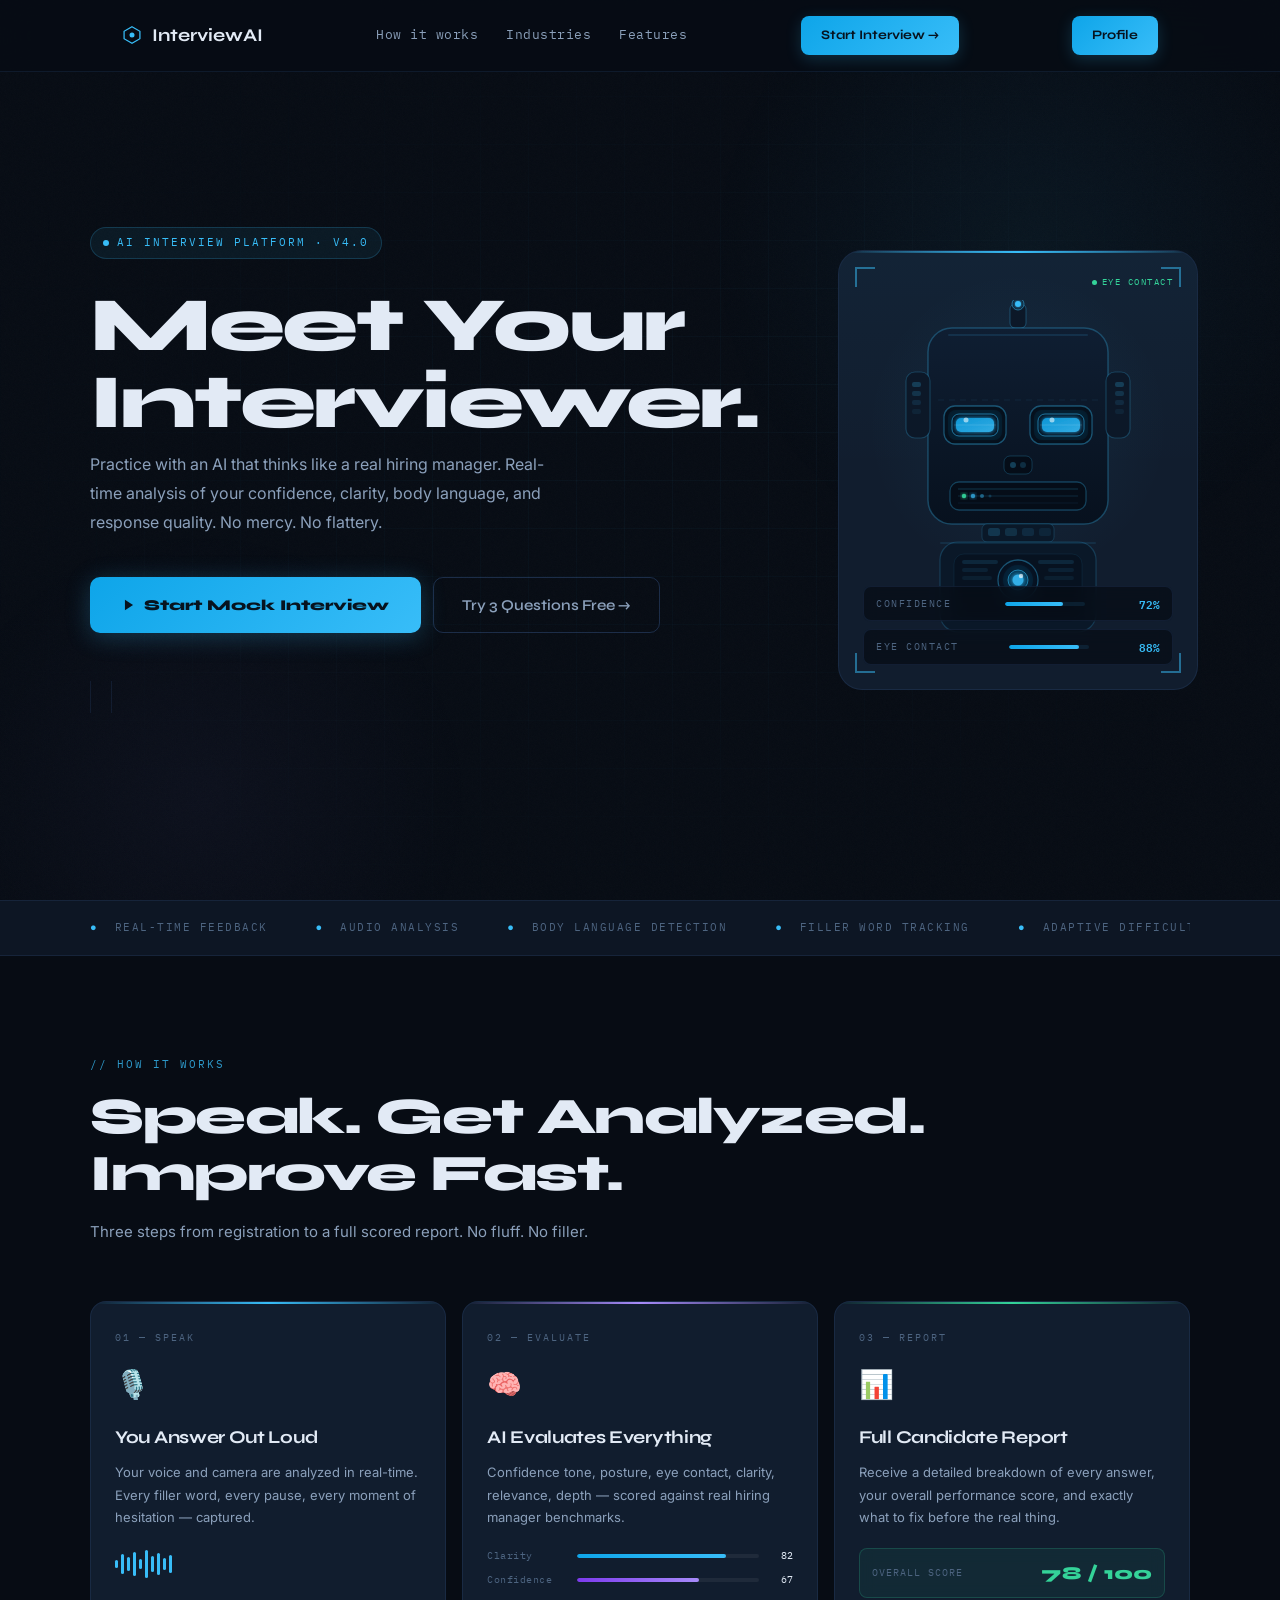
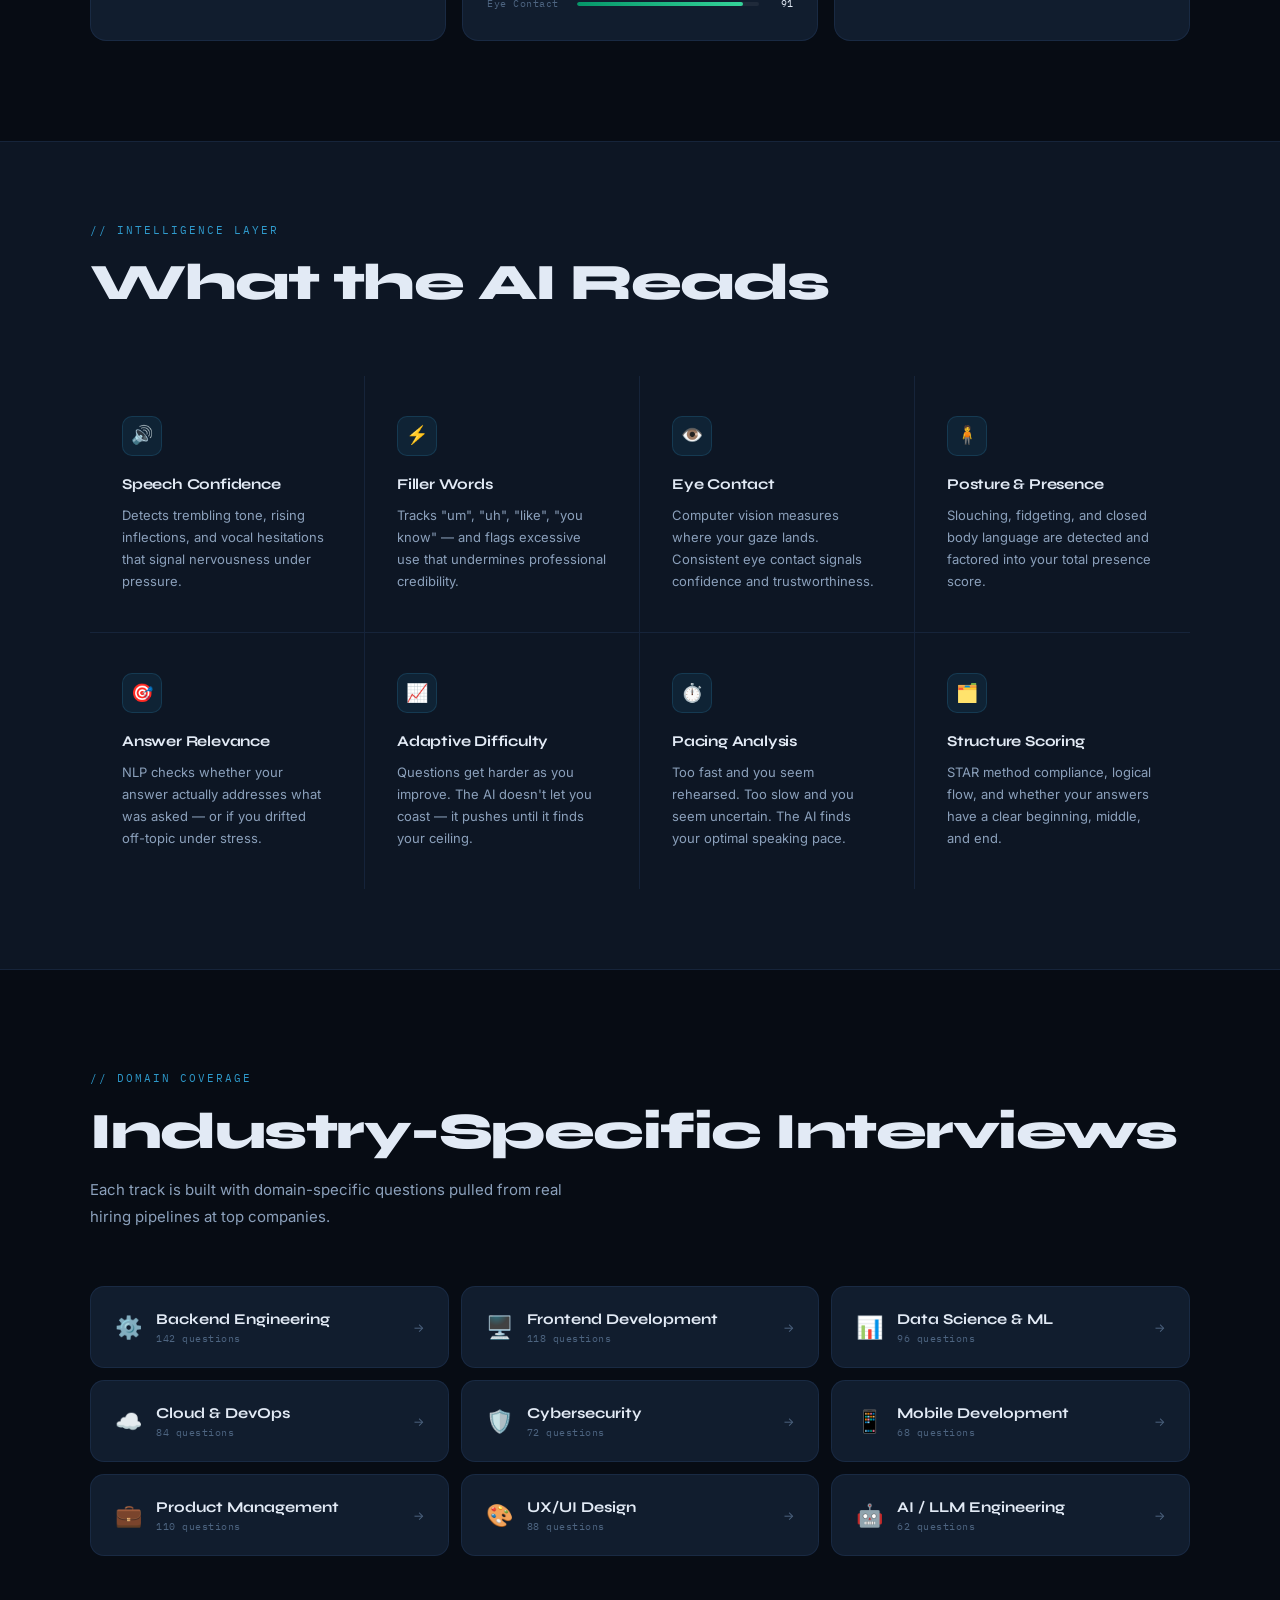
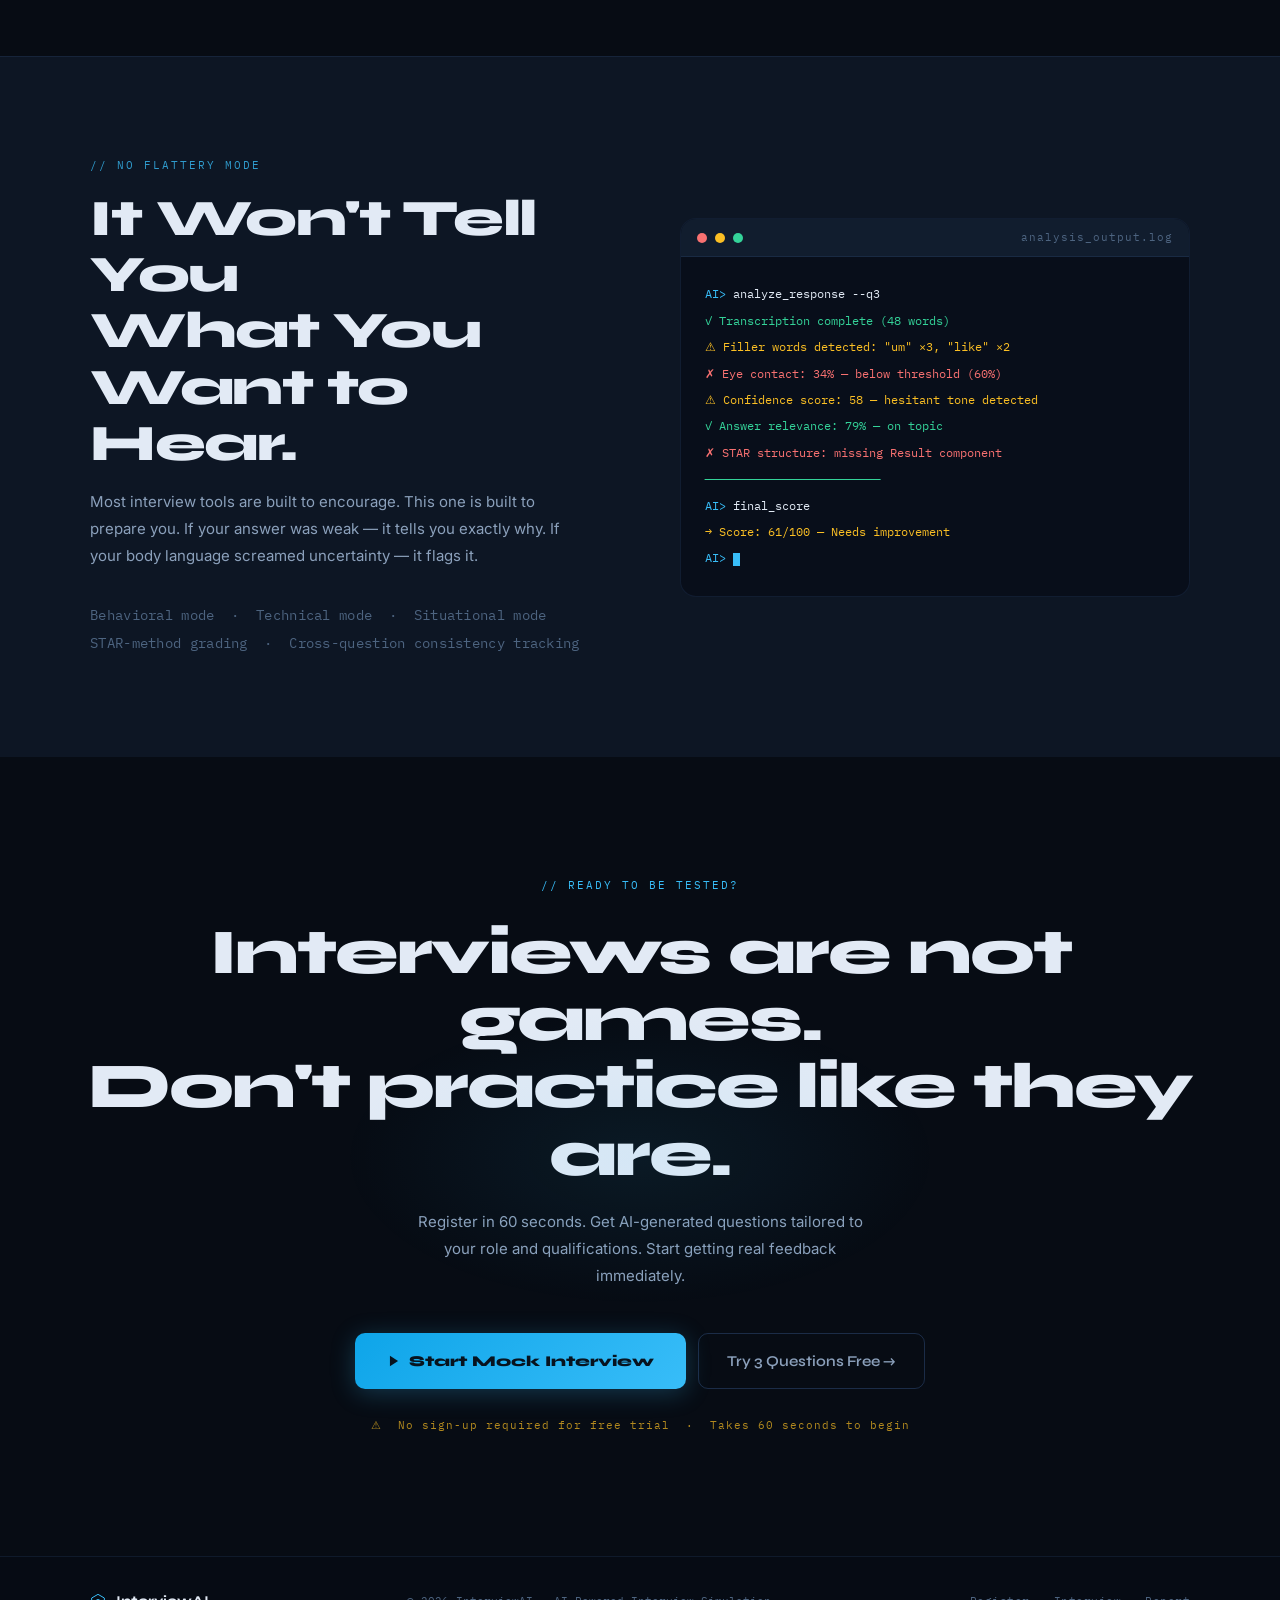
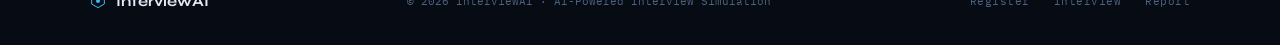
<file: landing.html>
<!DOCTYPE html>
<html lang="en">
<head>
  <meta charset="UTF-8">
  <meta name="viewport" content="width=device-width, initial-scale=1.0">
  <title>InterviewAI — Meet Your Toughest Interviewer</title>
  <link rel="preconnect" href="https://fonts.googleapis.com">
  <link href="https://fonts.googleapis.com/css2?family=IBM+Plex+Mono:wght@400;600&family=Syne:wght@700;800;900&family=Inter:wght@400;500;600&display=swap" rel="stylesheet">
  <style>
    :root {
      --bg:       #070c14;
      --surface:  #0d1624;
      --card:     #111d2e;
      --border:   rgba(100,160,255,0.10);
      --border-b: rgba(100,160,255,0.22);
      --accent:   #38bdf8;
      --accent2:  #0ea5e9;
      --green:    #34d399;
      --yellow:   #fbbf24;
      --red:      #f87171;
      --purple:   #a78bfa;
      --text:     #e2eaf5;
      --sub:      #8ba0bb;
      --dim:      #4d6480;
      --mono:     'IBM Plex Mono', monospace;
      --display:  'Syne', sans-serif;
      --body:     'Inter', sans-serif;
    }

    *, *::before, *::after { box-sizing: border-box; margin: 0; padding: 0; }
    html { scroll-behavior: smooth; }

    body {
      font-family: var(--body);
      background: var(--bg);
      color: var(--text);
      overflow-x: hidden;
      line-height: 1.6;
    }

    /* ── Noise overlay ── */
    body::after {
      content: '';
      position: fixed; inset: 0;
      pointer-events: none; z-index: 0;
      opacity: 0.025;
      background-image: url("data:image/svg+xml,%3Csvg viewBox='0 0 256 256' xmlns='http://www.w3.org/2000/svg'%3E%3Cfilter id='n'%3E%3CfeTurbulence type='fractalNoise' baseFrequency='0.9' numOctaves='4' stitchTiles='stitch'/%3E%3C/filter%3E%3Crect width='100%25' height='100%25' filter='url(%23n)'/%3E%3C/svg%3E");
      background-size: 128px;
    }

    /* ── NAV ── */
    nav {
      position: fixed; top: 0; left: 0; right: 0; z-index: 100;
      background: rgba(7,12,20,0.85);
      backdrop-filter: blur(18px);
      border-bottom: 1px solid var(--border);
    }
    .nav-inner {
      max-width: 1100px; margin: 0 auto;
      padding: 16px 32px;
      display: flex; align-items: center; justify-content: space-between;
    }
    .logo {
      display: flex; align-items: center; gap: 10px;
      font-family: var(--display); font-size: 18px; font-weight: 700;
      color: var(--text); text-decoration: none;
    }
    .logo svg { color: var(--accent); }
    .nav-links { display: flex; align-items: center; gap: 28px; }
    .nav-links a {
      font-size: 13px; color: var(--sub); text-decoration: none;
      font-family: var(--mono); letter-spacing: 0.5px;
      transition: color 0.2s;
    }
    .nav-links a:hover { color: var(--text); }
    .nav-cta {
      padding: 9px 20px;
      background: linear-gradient(135deg, var(--accent2), var(--accent));
      color: #07131f; font-weight: 700;
      font-family: var(--display); font-size: 13px;
      border-radius: 8px; text-decoration: none;
      border: none; cursor: pointer;
      transition: all 0.2s;
      box-shadow: 0 4px 16px rgba(56,189,248,0.2);
    }
    .nav-cta:hover { transform: translateY(-2px); box-shadow: 0 8px 24px rgba(56,189,248,0.35); }

    /* ── HERO ── */
    .hero {
      position: relative; z-index: 1;
      min-height: 100vh;
      display: flex; align-items: center;
      padding: 120px 32px 80px;
      overflow: hidden;
    }

    /* grid overlay */
    .hero::before {
      content: '';
      position: absolute; inset: 0;
      background-image:
        linear-gradient(rgba(56,189,248,0.04) 1px, transparent 1px),
        linear-gradient(90deg, rgba(56,189,248,0.04) 1px, transparent 1px);
      background-size: 48px 48px;
      mask-image: radial-gradient(ellipse 80% 80% at 50% 50%, black 0%, transparent 70%);
    }

    /* radial accent glows */
    .glow-1 {
      position: absolute; top: -100px; right: -100px;
      width: 700px; height: 700px;
      background: radial-gradient(ellipse, rgba(56,189,248,0.06) 0%, transparent 65%);
      pointer-events: none;
    }
    .glow-2 {
      position: absolute; bottom: -200px; left: -100px;
      width: 600px; height: 600px;
      background: radial-gradient(ellipse, rgba(167,139,250,0.04) 0%, transparent 65%);
      pointer-events: none;
    }

    .hero-inner {
      max-width: 1100px; margin: 0 auto; width: 100%;
      display: grid; grid-template-columns: 1fr 1fr;
      gap: 80px; align-items: center;
    }

    .hero-left { position: relative; }

    .hero-tag {
      display: inline-flex; align-items: center; gap: 8px;
      font-family: var(--mono); font-size: 11px; letter-spacing: 2px;
      text-transform: uppercase; color: var(--accent);
      padding: 6px 12px;
      background: rgba(56,189,248,0.07);
      border: 1px solid rgba(56,189,248,0.2);
      border-radius: 100px;
      margin-bottom: 28px;
      animation: fadeUp 0.8s cubic-bezier(0.16,1,0.3,1) both;
    }
    .hero-tag::before {
      content: '';
      width: 6px; height: 6px; border-radius: 50%;
      background: var(--accent);
      animation: blink 2s step-start infinite;
    }
    @keyframes blink { 50% { opacity: 0; } }

    .hero h1 {
      font-family: var(--display);
      font-size: clamp(3rem, 6vw, 5.2rem);
      font-weight: 900;
      line-height: 1.0;
      letter-spacing: -2.5px;
      color: var(--text);
      margin-bottom: 10px;
      animation: fadeUp 0.8s cubic-bezier(0.16,1,0.3,1) 0.1s both;
    }

    .hero h1 .line-accent {
      color: var(--accent);
      position: relative; display: inline-block;
    }
    .hero h1 .line-accent::after {
      content: '';
      position: absolute; bottom: -4px; left: 0; right: 0; height: 2px;
      background: linear-gradient(90deg, var(--accent), transparent);
    }

    .hero h1 .line-dim { color: var(--dim); }

    .hero-sub {
      font-size: 16px; color: var(--sub); line-height: 1.8;
      max-width: 460px; margin-bottom: 40px;
      animation: fadeUp 0.8s cubic-bezier(0.16,1,0.3,1) 0.2s both;
    }

    .hero-actions {
      display: flex; gap: 12px; flex-wrap: wrap;
      animation: fadeUp 0.8s cubic-bezier(0.16,1,0.3,1) 0.3s both;
    }

    .btn-hero-primary {
      padding: 15px 32px;
      background: linear-gradient(135deg, var(--accent2), var(--accent));
      color: #07131f; font-weight: 800;
      font-family: var(--display); font-size: 15px;
      border-radius: 10px; text-decoration: none; border: none; cursor: pointer;
      box-shadow: 0 4px 24px rgba(56,189,248,0.25);
      transition: all 0.2s; display: inline-flex; align-items: center; gap: 8px;
    }
    .btn-hero-primary:hover { transform: translateY(-3px); box-shadow: 0 12px 32px rgba(56,189,248,0.35); }

    .btn-hero-secondary {
      padding: 15px 28px;
      background: transparent;
      color: var(--sub); font-weight: 600;
      font-family: var(--display); font-size: 15px;
      border-radius: 10px; text-decoration: none;
      border: 1px solid var(--border-b); cursor: pointer;
      transition: all 0.2s; display: inline-flex; align-items: center; gap: 8px;
    }
    .btn-hero-secondary:hover { border-color: rgba(100,160,255,0.45); color: var(--text); transform: translateY(-2px); }

    /* ── HERO FACE / VISUAL ── */
    .hero-right {
      position: relative; display: flex; justify-content: center;
      animation: fadeIn 1.2s cubic-bezier(0.16,1,0.3,1) 0.4s both;
    }

    .face-container {
      position: relative; width: 360px; height: 440px;
    }

    .face-card {
      position: absolute; inset: 0;
      background: var(--card);
      border: 1px solid var(--border);
      border-radius: 24px;
      overflow: hidden;
    }
    .face-card::before {
      content: '';
      position: absolute; top: 0; left: 0; right: 0; height: 2px;
      background: linear-gradient(90deg, transparent, var(--accent), transparent);
    }

    /* Neural grid background */
    .face-bg {
      position: absolute; inset: 0;
      background:
        radial-gradient(ellipse 60% 50% at 50% 40%, rgba(56,189,248,0.07) 0%, transparent 70%),
        linear-gradient(180deg, rgba(56,189,248,0.04) 0%, transparent 50%);
    }

    /* Scan line animation */
    .scanline {
      position: absolute; left: 0; right: 0; height: 1px;
      background: linear-gradient(90deg, transparent, rgba(56,189,248,0.4), transparent);
      animation: scan 4s linear infinite;
      pointer-events: none; z-index: 10;
    }
    @keyframes scan {
      0%   { top: 0%; opacity: 0; }
      10%  { opacity: 1; }
      90%  { opacity: 1; }
      100% { top: 100%; opacity: 0; }
    }

    /* Face SVG artwork */
    .face-art {
      position: absolute; inset: 0;
      display: flex; align-items: center; justify-content: center;
    }

    /* Corner HUD markers */
    .hud-corner {
      position: absolute; width: 20px; height: 20px;
      border-color: rgba(56,189,248,0.5); border-style: solid;
    }
    .hud-tl { top: 16px; left: 16px; border-width: 2px 0 0 2px; }
    .hud-tr { top: 16px; right: 16px; border-width: 2px 2px 0 0; }
    .hud-bl { bottom: 16px; left: 16px; border-width: 0 0 2px 2px; }
    .hud-br { bottom: 16px; right: 16px; border-width: 0 2px 2px 0; }

    /* Data overlay chips on face card */
    .face-data {
      position: absolute; bottom: 24px; left: 24px; right: 24px;
      display: flex; flex-direction: column; gap: 8px;
    }
    .face-data-row {
      display: flex; align-items: center; justify-content: space-between;
      background: rgba(7,12,20,0.7);
      backdrop-filter: blur(8px);
      border: 1px solid var(--border);
      border-radius: 8px;
      padding: 8px 12px;
    }
    .face-data-label {
      font-family: var(--mono); font-size: 10px; letter-spacing: 1.5px;
      text-transform: uppercase; color: var(--dim);
    }
    .face-data-val {
      font-family: var(--mono); font-size: 11px; font-weight: 600;
      color: var(--accent);
    }
    .face-data-bar {
      height: 4px; background: rgba(56,189,248,0.1); border-radius: 2px; overflow: hidden;
      width: 80px;
    }
    .face-data-fill {
      height: 100%; border-radius: 2px;
      background: linear-gradient(90deg, var(--accent2), var(--accent));
      animation: fillGrow 2s ease forwards;
    }
    @keyframes fillGrow {
      from { width: 0%; }
    }

    /* Eye tracking dots */
    .eye-track {
      position: absolute; top: 24px; right: 24px;
      display: flex; flex-direction: column; gap: 4px; align-items: flex-end;
    }
    .eye-label {
      font-family: var(--mono); font-size: 9px; letter-spacing: 1.5px;
      color: var(--green); text-transform: uppercase;
      display: flex; align-items: center; gap: 5px;
    }
    .eye-dot { width: 5px; height: 5px; border-radius: 50%; background: var(--green); animation: blink 1.5s step-start infinite; }

    @keyframes fadeUp {
      from { opacity: 0; transform: translateY(24px); }
      to   { opacity: 1; transform: translateY(0); }
    }
    @keyframes fadeIn {
      from { opacity: 0; transform: scale(0.96); }
      to   { opacity: 1; transform: scale(1); }
    }

    /* Social proof row */
    .hero-proof {
      margin-top: 48px;
      display: flex; align-items: center; gap: 20px; flex-wrap: wrap;
      animation: fadeUp 0.8s cubic-bezier(0.16,1,0.3,1) 0.4s both;
    }
    .proof-item {
      display: flex; flex-direction: column; gap: 2px;
    }
    .proof-num {
      font-family: var(--display); font-size: 22px; font-weight: 800;
      color: var(--text); line-height: 1;
    }
    .proof-label { font-size: 11px; color: var(--dim); font-family: var(--mono); letter-spacing: 0.5px; }
    .proof-divider { width: 1px; height: 32px; background: var(--border); }

    /* ── FEATURES STRIP ── */
    .strip {
      position: relative; z-index: 1;
      background: var(--surface);
      border-top: 1px solid var(--border);
      border-bottom: 1px solid var(--border);
      padding: 18px 32px;
      overflow: hidden;
    }
    .strip-inner {
      max-width: 1100px; margin: 0 auto;
      display: flex; gap: 48px; align-items: center;
      white-space: nowrap; overflow: hidden;
    }
    .strip-item {
      display: flex; align-items: center; gap: 8px;
      font-family: var(--mono); font-size: 11px; letter-spacing: 1.5px;
      text-transform: uppercase; color: var(--dim); flex-shrink: 0;
    }
    .strip-item span { color: var(--accent); }

    /* ── DEMO SECTION ── */
    .section {
      position: relative; z-index: 1;
      padding: 100px 32px;
    }
    .section-inner { max-width: 1100px; margin: 0 auto; }

    .section-tag {
      font-family: var(--mono); font-size: 11px; letter-spacing: 2px;
      text-transform: uppercase; color: var(--accent);
      margin-bottom: 16px; opacity: 0.8;
    }
    .section-title {
      font-family: var(--display); font-size: clamp(2rem, 4vw, 3.2rem);
      font-weight: 800; letter-spacing: -1.5px; color: var(--text);
      margin-bottom: 16px; line-height: 1.1;
    }
    .section-sub {
      font-size: 15px; color: var(--sub); max-width: 500px; line-height: 1.8;
      margin-bottom: 56px;
    }

    /* Demo flow */
    .demo-flow {
      display: grid; grid-template-columns: repeat(3, 1fr); gap: 16px;
    }

    .demo-step {
      background: var(--card);
      border: 1px solid var(--border);
      border-radius: 16px; padding: 28px 24px;
      position: relative; overflow: hidden;
      transition: border-color 0.3s, transform 0.3s;
    }
    .demo-step:hover { border-color: var(--border-b); transform: translateY(-4px); }

    .demo-step::before {
      content: '';
      position: absolute; top: 0; left: 0; right: 0; height: 2px;
    }
    .demo-step:nth-child(1)::before { background: linear-gradient(90deg, transparent, var(--accent), transparent); }
    .demo-step:nth-child(2)::before { background: linear-gradient(90deg, transparent, var(--purple), transparent); }
    .demo-step:nth-child(3)::before { background: linear-gradient(90deg, transparent, var(--green), transparent); }

    .step-num {
      font-family: var(--mono); font-size: 10px; letter-spacing: 2px;
      color: var(--dim); margin-bottom: 16px; text-transform: uppercase;
    }
    .step-icon {
      font-size: 28px; margin-bottom: 16px; display: block;
    }
    .step-title {
      font-family: var(--display); font-size: 18px; font-weight: 700;
      color: var(--text); margin-bottom: 10px; letter-spacing: -0.3px;
    }
    .step-desc { font-size: 13px; color: var(--sub); line-height: 1.7; }

    /* Waveform animation */
    .wave-demo {
      margin-top: 20px; display: flex; align-items: center; gap: 3px; height: 32px;
    }
    .wave-bar {
      width: 3px; border-radius: 2px;
      background: var(--accent);
      animation: waveDance 1.2s ease-in-out infinite;
    }
    .wave-bar:nth-child(1)  { animation-delay: 0.0s; height: 8px; }
    .wave-bar:nth-child(2)  { animation-delay: 0.1s; height: 20px; }
    .wave-bar:nth-child(3)  { animation-delay: 0.2s; height: 14px; }
    .wave-bar:nth-child(4)  { animation-delay: 0.3s; height: 24px; }
    .wave-bar:nth-child(5)  { animation-delay: 0.4s; height: 10px; }
    .wave-bar:nth-child(6)  { animation-delay: 0.5s; height: 28px; }
    .wave-bar:nth-child(7)  { animation-delay: 0.6s; height: 16px; }
    .wave-bar:nth-child(8)  { animation-delay: 0.7s; height: 22px; }
    .wave-bar:nth-child(9)  { animation-delay: 0.8s; height: 12px; }
    .wave-bar:nth-child(10) { animation-delay: 0.9s; height: 18px; }
    @keyframes waveDance {
      0%, 100% { transform: scaleY(0.4); opacity: 0.5; }
      50%       { transform: scaleY(1);   opacity: 1; }
    }

    /* Score mini */
    .score-mini {
      margin-top: 20px; display: flex; flex-direction: column; gap: 8px;
    }
    .score-row { display: flex; align-items: center; gap: 10px; }
    .score-row-label { font-family: var(--mono); font-size: 10px; color: var(--dim); width: 80px; letter-spacing: 0.5px; }
    .score-track { flex: 1; height: 4px; background: rgba(255,255,255,0.06); border-radius: 2px; overflow: hidden; }
    .score-fill { height: 100%; border-radius: 2px; animation: fillGrow 1.5s ease forwards; }
    .score-val { font-family: var(--mono); font-size: 10px; color: var(--text); width: 24px; text-align: right; }

    /* ── FEATURES GRID ── */
    .features {
      background: var(--surface);
      border-top: 1px solid var(--border);
      border-bottom: 1px solid var(--border);
    }
    .features-grid {
      display: grid; grid-template-columns: repeat(4, 1fr); gap: 0;
    }
    .feature-cell {
      padding: 40px 32px;
      border-right: 1px solid var(--border);
      border-bottom: 1px solid var(--border);
      transition: background 0.2s;
    }
    .feature-cell:hover { background: rgba(56,189,248,0.03); }
    .feature-cell:nth-child(4n) { border-right: none; }
    .feature-cell:nth-child(n+5) { border-bottom: none; }
    .feature-icon-wrap {
      width: 40px; height: 40px; border-radius: 10px;
      background: rgba(56,189,248,0.08);
      border: 1px solid rgba(56,189,248,0.15);
      display: flex; align-items: center; justify-content: center;
      font-size: 18px; margin-bottom: 16px;
    }
    .feature-title {
      font-family: var(--display); font-size: 15px; font-weight: 700;
      color: var(--text); margin-bottom: 8px; letter-spacing: -0.2px;
    }
    .feature-desc { font-size: 13px; color: var(--sub); line-height: 1.7; }

    /* ── INDUSTRIES ── */
    .industries { padding: 100px 32px; }
    .industry-grid {
      display: grid; grid-template-columns: repeat(3, 1fr); gap: 12px;
      margin-top: 48px;
    }
    .industry-card {
      background: var(--card); border: 1px solid var(--border);
      border-radius: 14px; padding: 20px 24px;
      display: flex; align-items: center; gap: 14px;
      cursor: pointer; transition: all 0.2s;
    }
    .industry-card:hover { border-color: var(--border-b); transform: translateY(-2px); }
    .ind-icon { font-size: 22px; }
    .ind-name { font-family: var(--display); font-size: 15px; font-weight: 700; color: var(--text); }
    .ind-count { font-family: var(--mono); font-size: 10px; color: var(--dim); letter-spacing: 0.5px; }
    .ind-arrow { margin-left: auto; color: var(--dim); font-size: 12px; transition: transform 0.2s; }
    .industry-card:hover .ind-arrow { transform: translateX(4px); color: var(--accent); }

    /* ── SEVERITY SECTION ── */
    .severity {
      padding: 100px 32px;
      background: var(--surface);
      border-top: 1px solid var(--border);
    }
    .severity-inner {
      max-width: 1100px; margin: 0 auto;
      display: grid; grid-template-columns: 1fr 1fr; gap: 80px; align-items: center;
    }
    .sev-terminal {
      background: #080e1a; border: 1px solid var(--border);
      border-radius: 16px; overflow: hidden;
      font-family: var(--mono);
    }
    .terminal-bar {
      background: var(--card); padding: 10px 16px;
      display: flex; align-items: center; gap: 8px;
      border-bottom: 1px solid var(--border);
    }
    .t-dot { width: 10px; height: 10px; border-radius: 50%; }
    .t-dot-r { background: #f87171; }
    .t-dot-y { background: #fbbf24; }
    .t-dot-g { background: #34d399; }
    .terminal-title { font-size: 11px; color: var(--dim); margin-left: auto; letter-spacing: 1px; }
    .terminal-body { padding: 24px; }
    .t-line { font-size: 12px; color: var(--dim); line-height: 2.2; }
    .t-prompt { color: var(--accent); }
    .t-cmd { color: var(--text); }
    .t-output { color: var(--green); }
    .t-warn { color: var(--yellow); }
    .t-err { color: var(--red); }
    .t-cursor { display: inline-block; width: 7px; height: 13px; background: var(--accent); animation: blink 1s step-start infinite; vertical-align: middle; }

    /* ── CTA SECTION ── */
    .cta-section {
      padding: 120px 32px;
      text-align: center; position: relative; z-index: 1;
    }
    .cta-glow {
      position: absolute; top: 50%; left: 50%; transform: translate(-50%,-50%);
      width: 600px; height: 300px;
      background: radial-gradient(ellipse, rgba(56,189,248,0.08) 0%, transparent 70%);
      pointer-events: none;
    }
    .cta-tag {
      font-family: var(--mono); font-size: 11px; letter-spacing: 2px;
      text-transform: uppercase; color: var(--accent); margin-bottom: 24px;
      display: block;
    }
    .cta-title {
      font-family: var(--display); font-size: clamp(2.4rem, 5vw, 4rem);
      font-weight: 900; letter-spacing: -2px; color: var(--text);
      margin-bottom: 20px; line-height: 1.05;
    }
    .cta-sub { font-size: 15px; color: var(--sub); max-width: 480px; margin: 0 auto 44px; line-height: 1.8; }
    .cta-actions { display: flex; gap: 12px; justify-content: center; flex-wrap: wrap; }

    /* Warning badge */
    .warning-badge {
      display: inline-flex; align-items: center; gap: 8px;
      margin-top: 28px;
      font-family: var(--mono); font-size: 11px; letter-spacing: 1px;
      color: var(--yellow); opacity: 0.7;
    }

    /* ── FOOTER ── */
    footer {
      position: relative; z-index: 1;
      border-top: 1px solid var(--border);
      padding: 32px 32px;
      background: rgba(7,12,20,0.9);
    }
    .footer-inner {
      max-width: 1100px; margin: 0 auto;
      display: flex; align-items: center; justify-content: space-between; flex-wrap: wrap; gap: 16px;
    }
    .footer-copy { font-family: var(--mono); font-size: 11px; color: var(--dim); }
    .footer-links { display: flex; gap: 24px; }
    .footer-links a { font-family: var(--mono); font-size: 11px; color: var(--dim); text-decoration: none; letter-spacing: 0.5px; transition: color 0.2s; }
    .footer-links a:hover { color: var(--sub); }

    /* ── MOBILE ── */
    @media (max-width: 768px) {
      .hero-inner { grid-template-columns: 1fr; gap: 48px; }
      .hero-right { display: none; }
      .demo-flow { grid-template-columns: 1fr; }
      .features-grid { grid-template-columns: 1fr 1fr; }
      .feature-cell:nth-child(2n) { border-right: none; }
      .industries-grid, .industry-grid { grid-template-columns: 1fr 1fr; }
      .severity-inner { grid-template-columns: 1fr; }
      .nav-links { display: none; }
    }

    ::-webkit-scrollbar { width: 5px; }
    ::-webkit-scrollbar-track { background: var(--bg); }
    ::-webkit-scrollbar-thumb { background: rgba(100,160,255,0.15); border-radius: 3px; }
    ::selection { background: rgba(56,189,248,0.2); color: var(--text); }
  </style>
</head>
<body>

<!-- NAV -->
<nav>
  <div class="nav-inner">
    <a href="#" class="logo">
      <svg width="20" height="20" viewBox="0 0 24 24" fill="none">
        <path d="M12 2L21.5 7.5V16.5L12 22L2.5 16.5V7.5L12 2Z" stroke="currentColor" stroke-width="1.5"/>
        <circle cx="12" cy="12" r="3" fill="currentColor"/>
      </svg>
      InterviewAI
    </a>
    <div class="nav-links">
      <a href="#how-it-works">How it works</a>
      <a href="#industries">Industries</a>
      <a href="#features">Features</a>
    </div>
    <a href="register.html" class="nav-cta">Start Interview →</a>
    <a href="profile.html" class="nav-cta">Profile</a>
  </div>
</nav>

<!-- HERO -->
<section class="hero">
  <div class="glow-1"></div>
  <div class="glow-2"></div>
  <div class="hero-inner">
    <div class="hero-left">
      <div class="hero-tag">AI Interview Platform · v4.0</div>
      <h1>
        Meet Your<br>
        Interviewer.
      </h1>
      <p class="hero-sub">
        Practice with an AI that thinks like a real hiring manager. Real-time analysis of your confidence, clarity, body language, and response quality. No mercy. No flattery.
      </p>
      <div class="hero-actions">
        <a href="register.html" class="btn-hero-primary">
          <svg width="14" height="14" viewBox="0 0 24 24" fill="none"><polygon points="5,3 19,12 5,21" fill="currentColor"/></svg>
          Start Mock Interview
        </a>
        <a href="register.html" class="btn-hero-secondary">
          Try 3 Questions Free →
        </a>
      </div>
      <div class="hero-proof">
        
        <div class="proof-divider"></div>
        
        <div class="proof-divider"></div>
        
      </div>
    </div>

    <!-- Hero Visual -->
    <div class="hero-right">
      <div class="face-container">
        <div class="face-card">
          <div class="face-bg"></div>
          <div class="scanline"></div>

          <div class="hud-corner hud-tl"></div>
          <div class="hud-corner hud-tr"></div>
          <div class="hud-corner hud-bl"></div>
          <div class="hud-corner hud-br"></div>

          <div class="eye-track">
            <div class="eye-label"><div class="eye-dot"></div>EYE CONTACT</div>
          </div>

          <!-- Simple Robot Face -->
          <div class="face-art">
            <svg width="260" height="340" viewBox="0 0 260 340" fill="none" xmlns="http://www.w3.org/2000/svg">
              <defs>
                <filter id="glow" x="-50%" y="-50%" width="200%" height="200%">
                  <feGaussianBlur stdDeviation="4" result="blur"/>
                  <feMerge><feMergeNode in="blur"/><feMergeNode in="SourceGraphic"/></feMerge>
                </filter>
                <filter id="smglow" x="-40%" y="-40%" width="180%" height="180%">
                  <feGaussianBlur stdDeviation="2" result="blur"/>
                  <feMerge><feMergeNode in="blur"/><feMergeNode in="SourceGraphic"/></feMerge>
                </filter>
                <linearGradient id="hgrad" x1="0" y1="0" x2="0" y2="1">
                  <stop offset="0%" stop-color="#0f1e32"/>
                  <stop offset="100%" stop-color="#07111e"/>
                </linearGradient>
                <linearGradient id="egrad" x1="0" y1="0" x2="1" y2="1">
                  <stop offset="0%" stop-color="#0ea5e9"/>
                  <stop offset="100%" stop-color="#38bdf8"/>
                </linearGradient>
              </defs>

              <!-- ANTENNA -->
              <rect x="122" y="4" width="16" height="24" rx="5" fill="#0c1828" stroke="rgba(56,189,248,0.3)" stroke-width="1"/>
              <circle cx="130" cy="4" r="6" fill="#0c1828" stroke="rgba(56,189,248,0.5)" stroke-width="1"/>
              <circle cx="130" cy="4" r="3" fill="#38bdf8" filter="url(#smglow)"/>

              <!-- HEAD -->
              <rect x="40" y="28" width="180" height="196" rx="24" fill="url(#hgrad)" stroke="rgba(56,189,248,0.28)" stroke-width="1.5"/>
              <!-- Top bar accent -->
              <rect x="60" y="34" width="140" height="2" rx="1" fill="rgba(56,189,248,0.12)"/>
              <!-- Mid panel seam -->
              <line x1="50" y1="100" x2="210" y2="100" stroke="rgba(56,189,248,0.08)" stroke-width="1" stroke-dasharray="6 5"/>

              <!-- EAR left -->
              <rect x="18" y="72" width="24" height="66" rx="9" fill="#0c1828" stroke="rgba(56,189,248,0.22)" stroke-width="1.2"/>
              <rect x="24" y="82"  width="9" height="5" rx="2" fill="rgba(56,189,248,0.22)"/>
              <rect x="24" y="91"  width="9" height="5" rx="2" fill="rgba(56,189,248,0.16)"/>
              <rect x="24" y="100" width="9" height="5" rx="2" fill="rgba(56,189,248,0.11)"/>
              <rect x="24" y="109" width="9" height="5" rx="2" fill="rgba(56,189,248,0.07)"/>

              <!-- EAR right -->
              <rect x="218" y="72" width="24" height="66" rx="9" fill="#0c1828" stroke="rgba(56,189,248,0.22)" stroke-width="1.2"/>
              <rect x="227" y="82"  width="9" height="5" rx="2" fill="rgba(56,189,248,0.22)"/>
              <rect x="227" y="91"  width="9" height="5" rx="2" fill="rgba(56,189,248,0.16)"/>
              <rect x="227" y="100" width="9" height="5" rx="2" fill="rgba(56,189,248,0.11)"/>
              <rect x="227" y="109" width="9" height="5" rx="2" fill="rgba(56,189,248,0.07)"/>

              <!-- EYE LEFT socket -->
              <rect x="56" y="106" width="62" height="38" rx="11" fill="#050d18" stroke="rgba(56,189,248,0.38)" stroke-width="1.3"/>
              <!-- Eye glow bg -->
              <rect x="60" y="110" width="54" height="30" rx="8" fill="rgba(14,165,233,0.07)" filter="url(#glow)"/>
              <!-- Eye lens -->
              <rect x="64" y="114" width="46" height="22" rx="7" fill="#071626"/>
              <rect x="64" y="114" width="46" height="22" rx="7" fill="none" stroke="rgba(56,189,248,0.55)" stroke-width="1"/>
              <!-- Eye fill glow -->
              <rect x="68" y="118" width="38" height="14" rx="5" fill="url(#egrad)" opacity="0.9" filter="url(#smglow)"/>
              <!-- Scanline -->
              <line x1="66" y1="125" x2="108" y2="125" stroke="rgba(255,255,255,0.12)" stroke-width="1"/>
              <!-- Highlight -->
              <circle cx="78" cy="120" r="2.5" fill="rgba(255,255,255,0.55)"/>

              <!-- EYE RIGHT socket -->
              <rect x="142" y="106" width="62" height="38" rx="11" fill="#050d18" stroke="rgba(56,189,248,0.38)" stroke-width="1.3"/>
              <rect x="146" y="110" width="54" height="30" rx="8" fill="rgba(14,165,233,0.07)" filter="url(#glow)"/>
              <rect x="150" y="114" width="46" height="22" rx="7" fill="#071626"/>
              <rect x="150" y="114" width="46" height="22" rx="7" fill="none" stroke="rgba(56,189,248,0.55)" stroke-width="1"/>
              <rect x="154" y="118" width="38" height="14" rx="5" fill="url(#egrad)" opacity="0.9" filter="url(#smglow)"/>
              <line x1="152" y1="125" x2="194" y2="125" stroke="rgba(255,255,255,0.12)" stroke-width="1"/>
              <circle cx="164" cy="120" r="2.5" fill="rgba(255,255,255,0.55)"/>

              <!-- NOSE sensor -->
              <rect x="116" y="156" width="28" height="18" rx="6" fill="#050d18" stroke="rgba(56,189,248,0.22)" stroke-width="1"/>
              <circle cx="125" cy="165" r="3" fill="rgba(56,189,248,0.28)"/>
              <circle cx="135" cy="165" r="3" fill="rgba(56,189,248,0.18)"/>

              <!-- MOUTH grille -->
              <rect x="62" y="182" width="136" height="28" rx="9" fill="#050d18" stroke="rgba(56,189,248,0.28)" stroke-width="1.3"/>
              <line x1="70" y1="189" x2="190" y2="189" stroke="rgba(56,189,248,0.22)" stroke-width="1.2"/>
              <line x1="70" y1="196" x2="190" y2="196" stroke="rgba(56,189,248,0.16)" stroke-width="1"/>
              <line x1="70" y1="203" x2="190" y2="203" stroke="rgba(56,189,248,0.1)" stroke-width="0.8"/>
              <!-- LEDs -->
              <circle cx="76"  cy="196" r="2.2" fill="#34d399" opacity="0.95" filter="url(#smglow)"/>
              <circle cx="85"  cy="196" r="2.2" fill="#38bdf8" opacity="0.75" filter="url(#smglow)"/>
              <circle cx="94"  cy="196" r="2"   fill="rgba(56,189,248,0.45)"/>
              <circle cx="102" cy="196" r="1.5" fill="rgba(56,189,248,0.2)"/>

              <!-- NECK -->
              <rect x="94" y="224" width="72" height="18" rx="5" fill="#0a1828" stroke="rgba(56,189,248,0.18)" stroke-width="1"/>
              <rect x="100" y="228" width="12" height="8" rx="2.5" fill="rgba(56,189,248,0.18)"/>
              <rect x="117" y="228" width="12" height="8" rx="2.5" fill="rgba(56,189,248,0.14)"/>
              <rect x="134" y="228" width="12" height="8" rx="2.5" fill="rgba(56,189,248,0.11)"/>
              <rect x="151" y="228" width="12" height="8" rx="2.5" fill="rgba(56,189,248,0.08)"/>

              <!-- BODY / CHEST -->
              <rect x="52" y="242" width="156" height="90" rx="18" fill="#0a1828" stroke="rgba(56,189,248,0.2)" stroke-width="1.2"/>
              <rect x="52" y="242" width="156" height="2" rx="1" fill="rgba(56,189,248,0.1)"/>
              <!-- Inner chest panel -->
              <rect x="66" y="254" width="128" height="64" rx="10" fill="#071220" stroke="rgba(56,189,248,0.1)" stroke-width="0.8"/>

              <!-- Center power orb -->
              <circle cx="130" cy="280" r="20" fill="#060f1e" stroke="rgba(56,189,248,0.38)" stroke-width="1.3"/>
              <circle cx="130" cy="280" r="15" fill="rgba(14,165,233,0.08)" filter="url(#glow)"/>
              <circle cx="130" cy="280" r="10" fill="rgba(14,165,233,0.18)" stroke="rgba(56,189,248,0.55)" stroke-width="1"/>
              <circle cx="130" cy="280" r="5.5" fill="#38bdf8" opacity="0.9" filter="url(#smglow)"/>
              <circle cx="133" cy="276" r="2.2" fill="rgba(255,255,255,0.65)"/>

              <!-- Left chest bars -->
              <rect x="74" y="260" width="36" height="4" rx="2" fill="rgba(56,189,248,0.12)"/>
              <rect x="74" y="268" width="26" height="4" rx="2" fill="rgba(56,189,248,0.09)"/>
              <rect x="74" y="276" width="30" height="4" rx="2" fill="rgba(56,189,248,0.07)"/>

              <!-- Right chest bars -->
              <rect x="150" y="260" width="36" height="4" rx="2" fill="rgba(56,189,248,0.12)"/>
              <rect x="160" y="268" width="26" height="4" rx="2" fill="rgba(56,189,248,0.09)"/>
              <rect x="156" y="276" width="30" height="4" rx="2" fill="rgba(56,189,248,0.07)"/>

              <!-- Chest bottom dashed line -->
              <line x1="72" y1="304" x2="188" y2="304" stroke="rgba(56,189,248,0.1)" stroke-width="0.8" stroke-dasharray="8 5"/>

            </svg>
          </div>

          <!-- Data overlay at bottom -->
          <div class="face-data">
            <div class="face-data-row">
              <span class="face-data-label">CONFIDENCE</span>
              <div class="face-data-bar"><div class="face-data-fill" style="width:72%"></div></div>
              <span class="face-data-val">72%</span>
            </div>
            <div class="face-data-row">
              <span class="face-data-label">EYE CONTACT</span>
              <div class="face-data-bar"><div class="face-data-fill" style="width:88%; animation-delay:0.3s"></div></div>
              <span class="face-data-val">88%</span>
            </div>
          </div>
        </div>
      </div>
    </div>
  </div>
</section>

<!-- STRIP -->
<div class="strip">
  <div class="strip-inner">
    <div class="strip-item"><span>●</span>&nbsp;Real-time Feedback</div>
    <div class="strip-item"><span>●</span>&nbsp;Audio Analysis</div>
    <div class="strip-item"><span>●</span>&nbsp;Body Language Detection</div>
    <div class="strip-item"><span>●</span>&nbsp;Filler Word Tracking</div>
    <div class="strip-item"><span>●</span>&nbsp;Adaptive Difficulty</div>
    <div class="strip-item"><span>●</span>&nbsp;12+ Industries</div>
    <div class="strip-item"><span>●</span>&nbsp;Behavioral + Technical</div>
    <div class="strip-item"><span>●</span>&nbsp;Full Candidate Report</div>
  </div>
</div>

<!-- HOW IT WORKS -->
<section class="section" id="how-it-works">
  <div class="section-inner">
    <div class="section-tag">// How It Works</div>
    <h2 class="section-title">Speak. Get Analyzed.<br>Improve Fast.</h2>
    <p class="section-sub">Three steps from registration to a full scored report. No fluff. No filler.</p>

    <div class="demo-flow">
      <div class="demo-step">
        <div class="step-num">01 — SPEAK</div>
        <span class="step-icon">🎙️</span>
        <div class="step-title">You Answer Out Loud</div>
        <p class="step-desc">Your voice and camera are analyzed in real-time. Every filler word, every pause, every moment of hesitation — captured.</p>
        <div class="wave-demo">
          <div class="wave-bar"></div><div class="wave-bar"></div><div class="wave-bar"></div>
          <div class="wave-bar"></div><div class="wave-bar"></div><div class="wave-bar"></div>
          <div class="wave-bar"></div><div class="wave-bar"></div><div class="wave-bar"></div>
          <div class="wave-bar"></div>
        </div>
      </div>

      <div class="demo-step">
        <div class="step-num">02 — EVALUATE</div>
        <span class="step-icon">🧠</span>
        <div class="step-title">AI Evaluates Everything</div>
        <p class="step-desc">Confidence tone, posture, eye contact, clarity, relevance, depth — scored against real hiring manager benchmarks.</p>
        <div class="score-mini">
          <div class="score-row">
            <span class="score-row-label">Clarity</span>
            <div class="score-track"><div class="score-fill" style="width:82%; background: linear-gradient(90deg, #0ea5e9, #38bdf8);"></div></div>
            <span class="score-val">82</span>
          </div>
          <div class="score-row">
            <span class="score-row-label">Confidence</span>
            <div class="score-track"><div class="score-fill" style="width:67%; background: linear-gradient(90deg, #7c3aed, #a78bfa); animation-delay:0.3s"></div></div>
            <span class="score-val">67</span>
          </div>
          <div class="score-row">
            <span class="score-row-label">Eye Contact</span>
            <div class="score-track"><div class="score-fill" style="width:91%; background: linear-gradient(90deg, #059669, #34d399); animation-delay:0.6s"></div></div>
            <span class="score-val">91</span>
          </div>
        </div>
      </div>

      <div class="demo-step">
        <div class="step-num">03 — REPORT</div>
        <span class="step-icon">📊</span>
        <div class="step-title">Full Candidate Report</div>
        <p class="step-desc">Receive a detailed breakdown of every answer, your overall performance score, and exactly what to fix before the real thing.</p>
        <div class="score-mini" style="margin-top:20px">
          <div class="face-data-row" style="background:rgba(52,211,153,0.07); border:1px solid rgba(52,211,153,0.2); border-radius:8px; padding:10px 12px; display:flex; justify-content:space-between;">
            <span style="font-family:var(--mono); font-size:10px; letter-spacing:1px; color:#4d6480;">OVERALL SCORE</span>
            <span style="font-family:var(--display); font-size:18px; font-weight:800; color:#34d399;">78 / 100</span>
          </div>
        </div>
      </div>
    </div>
  </div>
</section>

<!-- FEATURES GRID -->
<section id="features" class="features">
  <div class="section-inner" style="padding: 80px 0;">
    <div style="padding: 0 0 48px;">
      <div class="section-tag">// Intelligence Layer</div>
      <h2 class="section-title">What the AI Reads</h2>
    </div>
    <div class="features-grid">
      <div class="feature-cell">
        <div class="feature-icon-wrap">🔊</div>
        <div class="feature-title">Speech Confidence</div>
        <p class="feature-desc">Detects trembling tone, rising inflections, and vocal hesitations that signal nervousness under pressure.</p>
      </div>
      <div class="feature-cell">
        <div class="feature-icon-wrap">⚡</div>
        <div class="feature-title">Filler Words</div>
        <p class="feature-desc">Tracks "um", "uh", "like", "you know" — and flags excessive use that undermines professional credibility.</p>
      </div>
      <div class="feature-cell">
        <div class="feature-icon-wrap">👁️</div>
        <div class="feature-title">Eye Contact</div>
        <p class="feature-desc">Computer vision measures where your gaze lands. Consistent eye contact signals confidence and trustworthiness.</p>
      </div>
      <div class="feature-cell">
        <div class="feature-icon-wrap">🧍</div>
        <div class="feature-title">Posture & Presence</div>
        <p class="feature-desc">Slouching, fidgeting, and closed body language are detected and factored into your total presence score.</p>
      </div>
      <div class="feature-cell">
        <div class="feature-icon-wrap">🎯</div>
        <div class="feature-title">Answer Relevance</div>
        <p class="feature-desc">NLP checks whether your answer actually addresses what was asked — or if you drifted off-topic under stress.</p>
      </div>
      <div class="feature-cell">
        <div class="feature-icon-wrap">📈</div>
        <div class="feature-title">Adaptive Difficulty</div>
        <p class="feature-desc">Questions get harder as you improve. The AI doesn't let you coast — it pushes until it finds your ceiling.</p>
      </div>
      <div class="feature-cell">
        <div class="feature-icon-wrap">⏱️</div>
        <div class="feature-title">Pacing Analysis</div>
        <p class="feature-desc">Too fast and you seem rehearsed. Too slow and you seem uncertain. The AI finds your optimal speaking pace.</p>
      </div>
      <div class="feature-cell">
        <div class="feature-icon-wrap">🗂️</div>
        <div class="feature-title">Structure Scoring</div>
        <p class="feature-desc">STAR method compliance, logical flow, and whether your answers have a clear beginning, middle, and end.</p>
      </div>
    </div>
  </div>
</section>

<!-- INDUSTRIES -->
<section class="section industries" id="industries">
  <div class="section-inner">
    <div class="section-tag">// Domain Coverage</div>
    <h2 class="section-title">Industry-Specific Interviews</h2>
    <p class="section-sub">Each track is built with domain-specific questions pulled from real hiring pipelines at top companies.</p>
    <div class="industry-grid">
      <div class="industry-card" onclick="window.location.href='register.html'">
        <span class="ind-icon">⚙️</span>
        <div><div class="ind-name">Backend Engineering</div><div class="ind-count">142 questions</div></div>
        <span class="ind-arrow">→</span>
      </div>
      <div class="industry-card" onclick="window.location.href='register.html'">
        <span class="ind-icon">🖥️</span>
        <div><div class="ind-name">Frontend Development</div><div class="ind-count">118 questions</div></div>
        <span class="ind-arrow">→</span>
      </div>
      <div class="industry-card" onclick="window.location.href='register.html'">
        <span class="ind-icon">📊</span>
        <div><div class="ind-name">Data Science & ML</div><div class="ind-count">96 questions</div></div>
        <span class="ind-arrow">→</span>
      </div>
      <div class="industry-card" onclick="window.location.href='register.html'">
        <span class="ind-icon">☁️</span>
        <div><div class="ind-name">Cloud & DevOps</div><div class="ind-count">84 questions</div></div>
        <span class="ind-arrow">→</span>
      </div>
      <div class="industry-card" onclick="window.location.href='register.html'">
        <span class="ind-icon">🛡️</span>
        <div><div class="ind-name">Cybersecurity</div><div class="ind-count">72 questions</div></div>
        <span class="ind-arrow">→</span>
      </div>
      <div class="industry-card" onclick="window.location.href='register.html'">
        <span class="ind-icon">📱</span>
        <div><div class="ind-name">Mobile Development</div><div class="ind-count">68 questions</div></div>
        <span class="ind-arrow">→</span>
      </div>
      <div class="industry-card" onclick="window.location.href='register.html'">
        <span class="ind-icon">💼</span>
        <div><div class="ind-name">Product Management</div><div class="ind-count">110 questions</div></div>
        <span class="ind-arrow">→</span>
      </div>
      <div class="industry-card" onclick="window.location.href='register.html'">
        <span class="ind-icon">🎨</span>
        <div><div class="ind-name">UX/UI Design</div><div class="ind-count">88 questions</div></div>
        <span class="ind-arrow">→</span>
      </div>
      <div class="industry-card" onclick="window.location.href='register.html'">
        <span class="ind-icon">🤖</span>
        <div><div class="ind-name">AI / LLM Engineering</div><div class="ind-count">62 questions</div></div>
        <span class="ind-arrow">→</span>
      </div>
    </div>
  </div>
</section>

<!-- SEVERITY SECTION -->
<section class="severity">
  <div class="severity-inner">
    <div>
      <div class="section-tag">// No Flattery Mode</div>
      <h2 class="section-title">It Won't Tell You<br>What You Want to Hear.</h2>
      <p class="section-sub" style="margin-bottom:32px;">
        Most interview tools are built to encourage. This one is built to prepare you. If your answer was weak — it tells you exactly why. If your body language screamed uncertainty — it flags it.
      </p>
      <p style="font-size:14px; color:var(--dim); font-family:var(--mono); line-height:2; letter-spacing:0.3px;">
        Behavioral mode &nbsp;·&nbsp; Technical mode &nbsp;·&nbsp; Situational mode<br>
        STAR-method grading &nbsp;·&nbsp; Cross-question consistency tracking
      </p>
    </div>
    <div class="sev-terminal">
      <div class="terminal-bar">
        <div class="t-dot t-dot-r"></div>
        <div class="t-dot t-dot-y"></div>
        <div class="t-dot t-dot-g"></div>
        <span class="terminal-title">analysis_output.log</span>
      </div>
      <div class="terminal-body">
        <div class="t-line"><span class="t-prompt">AI&gt;</span> <span class="t-cmd">analyze_response --q3</span></div>
        <div class="t-line"><span class="t-output">✓ Transcription complete (48 words)</span></div>
        <div class="t-line"><span class="t-warn">⚠ Filler words detected: "um" ×3, "like" ×2</span></div>
        <div class="t-line"><span class="t-err">✗ Eye contact: 34% — below threshold (60%)</span></div>
        <div class="t-line"><span class="t-warn">⚠ Confidence score: 58 — hesitant tone detected</span></div>
        <div class="t-line"><span class="t-output">✓ Answer relevance: 79% — on topic</span></div>
        <div class="t-line"><span class="t-err">✗ STAR structure: missing Result component</span></div>
        <div class="t-line"><span class="t-output">─────────────────────────</span></div>
        <div class="t-line"><span class="t-prompt">AI&gt;</span> <span class="t-cmd">final_score</span></div>
        <div class="t-line"><span class="t-warn">→ Score: 61/100 — Needs improvement</span></div>
        <div class="t-line"><span class="t-prompt">AI&gt;</span> <span class="t-cursor"></span></div>
      </div>
    </div>
  </div>
</section>

<!-- CTA -->
<section class="cta-section">
  <div class="cta-glow"></div>
  <span class="cta-tag">// Ready to be tested?</span>
  <h2 class="cta-title">Interviews are not games.<br>Don't practice like they are.</h2>
  <p class="cta-sub">
    Register in 60 seconds. Get AI-generated questions tailored to your role and qualifications. Start getting real feedback immediately.
  </p>
  <div class="cta-actions">
    <a href="register.html" class="btn-hero-primary">
      <svg width="14" height="14" viewBox="0 0 24 24" fill="none"><polygon points="5,3 19,12 5,21" fill="currentColor"/></svg>
      Start Mock Interview
    </a>
    <a href="register.html" class="btn-hero-secondary">Try 3 Questions Free →</a>
  </div>
  <div class="warning-badge">
    ⚠ &nbsp;No sign-up required for free trial &nbsp;·&nbsp; Takes 60 seconds to begin
  </div>
</section>

<!-- FOOTER -->
<footer>
  <div class="footer-inner">
    <div class="logo" style="font-size:15px;">
      <svg width="16" height="16" viewBox="0 0 24 24" fill="none">
        <path d="M12 2L21.5 7.5V16.5L12 22L2.5 16.5V7.5L12 2Z" stroke="currentColor" stroke-width="1.5"/>
        <circle cx="12" cy="12" r="3" fill="currentColor"/>
      </svg>
      InterviewAI
    </div>
    <div class="footer-copy">© 2026 InterviewAI · AI-Powered Interview Simulation</div>
    <div class="footer-links">
      <a href="register.html">Register</a>
      <a href="interview.html">Interview</a>
      <a href="report.html">Report</a>
    </div>
  </div>
</footer>

</body>
</html>
</file>
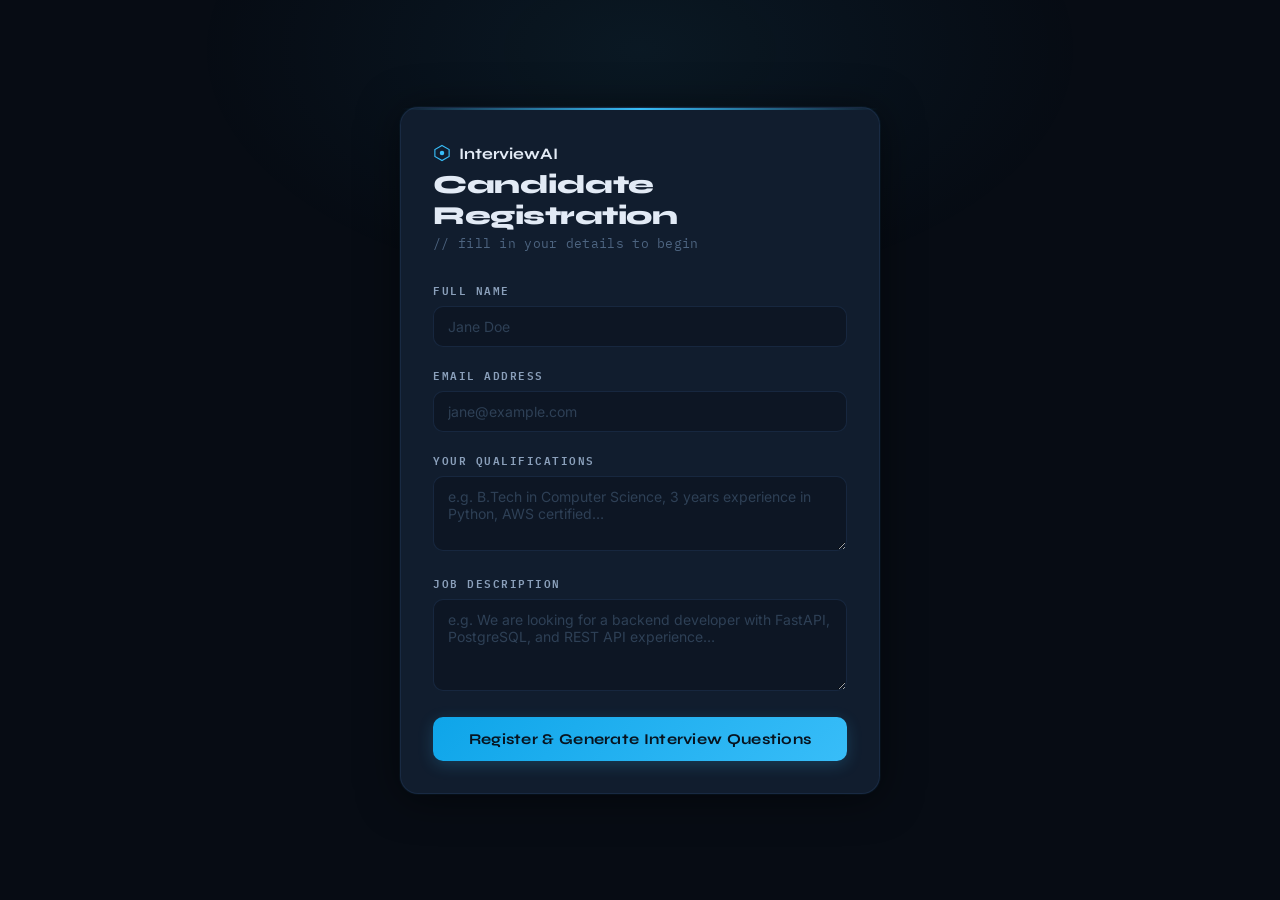
<file: register.html>
<!DOCTYPE html>
<html>
<head>
  <title>Candidate Registration</title>
  <meta name="viewport" content="width=device-width, initial-scale=1.0">
  <link rel="preconnect" href="https://fonts.googleapis.com">
  <link href="https://fonts.googleapis.com/css2?family=IBM+Plex+Mono:wght@400;600&family=Syne:wght@700;800&family=Inter:wght@400;500;600&display=swap" rel="stylesheet">
<style>
* { box-sizing: border-box; margin: 0; padding: 0; }

body {
  background: #070c14;
  color: #e2eaf5;
  font-family: 'Inter', sans-serif;
  display: flex;
  justify-content: center;
  align-items: center;
  min-height: 100vh;
  padding: 24px;
  position: relative;
  overflow-x: hidden;
}

/* Radial glow */
body::before {
  content: '';
  position: fixed;
  top: -200px; left: 50%;
  transform: translateX(-50%);
  width: 900px; height: 500px;
  background: radial-gradient(ellipse, rgba(56,189,248,0.07) 0%, transparent 70%);
  pointer-events: none;
}

.container {
  width: 100%;
  max-width: 480px;
  background: #111d2e;
  padding: 36px 32px 32px;
  border-radius: 18px;
  border: 1px solid rgba(100,160,255,0.10);
  box-shadow: 0 4px 40px rgba(0,0,0,0.5), 0 0 0 1px rgba(56,189,248,0.06);
  position: relative;
  z-index: 1;
}

/* Top accent bar */
.container::before {
  content: '';
  position: absolute;
  top: 0; left: 0; right: 0; height: 2px;
  background: linear-gradient(90deg, transparent, #38bdf8, transparent);
  border-radius: 18px 18px 0 0;
}

.logo {
  display: flex;
  align-items: center;
  gap: 8px;
  margin-bottom: 6px;
}

.logo svg { color: #38bdf8; }

.logo-text {
  font-family: 'Syne', sans-serif;
  font-size: 16px;
  font-weight: 700;
  color: #e2eaf5;
}

h2 {
  font-family: 'Syne', sans-serif;
  font-size: 26px;
  font-weight: 800;
  color: #e2eaf5;
  margin-bottom: 4px;
  letter-spacing: -0.5px;
}

.subtitle {
  font-size: 13px;
  color: #4d6480;
  margin-bottom: 28px;
  font-family: 'IBM Plex Mono', monospace;
  letter-spacing: 0.3px;
}

.field { margin-bottom: 18px; }

label {
  font-size: 11px;
  font-weight: 600;
  letter-spacing: 1.5px;
  text-transform: uppercase;
  color: #8ba0bb;
  display: block;
  margin-bottom: 7px;
  font-family: 'IBM Plex Mono', monospace;
}

input, textarea {
  width: 100%;
  padding: 11px 14px;
  background: #0d1624;
  border: 1px solid rgba(100,160,255,0.12);
  color: #e2eaf5;
  border-radius: 10px;
  font-size: 14px;
  font-family: 'Inter', sans-serif;
  transition: border-color 0.2s, box-shadow 0.2s;
  outline: none;
  resize: vertical;
}

input:focus, textarea:focus {
  border-color: rgba(56,189,248,0.45);
  box-shadow: 0 0 0 3px rgba(56,189,248,0.08);
}

input::placeholder, textarea::placeholder { color: #2e4056; }

.error {
  color: #f87171;
  font-size: 11px;
  margin-top: 5px;
  display: none;
  font-family: 'IBM Plex Mono', monospace;
}
.error.visible { display: block; }

button[type="submit"] {
  width: 100%;
  padding: 13px;
  background: linear-gradient(135deg, #0ea5e9, #38bdf8);
  border: none;
  color: #07131f;
  font-weight: 700;
  cursor: pointer;
  border-radius: 10px;
  font-size: 15px;
  font-family: 'Syne', sans-serif;
  letter-spacing: 0.3px;
  transition: all 0.2s;
  position: relative;
  overflow: hidden;
  margin-top: 4px;
  box-shadow: 0 4px 16px rgba(56,189,248,0.2);
}

button[type="submit"]:hover:not(:disabled) {
  transform: translateY(-2px);
  box-shadow: 0 8px 24px rgba(56,189,248,0.3);
}
button[type="submit"]:disabled {
  opacity: 0.5;
  cursor: not-allowed;
  transform: none;
}

/* Spinner inside button */
.spinner {
  display: inline-block;
  width: 15px; height: 15px;
  border: 2px solid rgba(7,19,31,0.4);
  border-top-color: #07131f;
  border-radius: 50%;
  animation: spin 0.7s linear infinite;
  vertical-align: middle;
  margin-right: 7px;
}
@keyframes spin { to { transform: rotate(360deg); } }

/* Redirect notice */
.redirect-box {
  display: none;
  margin-top: 20px;
  padding: 16px 18px;
  background: rgba(52,211,153,0.07);
  border: 1px solid rgba(52,211,153,0.25);
  border-radius: 10px;
  text-align: center;
}
.redirect-box.visible { display: block; }

.redirect-box .tick {
  font-size: 28px;
  margin-bottom: 8px;
  display: block;
}
.redirect-box h3 {
  font-family: 'Syne', sans-serif;
  font-size: 15px;
  font-weight: 700;
  color: #34d399;
  margin-bottom: 4px;
}
.redirect-box p {
  font-size: 12px;
  color: #4d6480;
  font-family: 'IBM Plex Mono', monospace;
}
.redirect-bar-wrap {
  margin-top: 12px;
  height: 3px;
  background: rgba(52,211,153,0.12);
  border-radius: 3px;
  overflow: hidden;
}
.redirect-bar {
  height: 100%;
  background: #34d399;
  border-radius: 3px;
  width: 0%;
  transition: width 2.5s linear;
}

/* Error box */
.api-error {
  display: none;
  margin-top: 18px;
  padding: 14px 16px;
  background: rgba(248,113,113,0.07);
  border: 1px solid rgba(248,113,113,0.25);
  border-radius: 10px;
  font-size: 12px;
  color: #fca5a5;
  font-family: 'IBM Plex Mono', monospace;
  line-height: 1.6;
}
.api-error.visible { display: block; }
.api-error code {
  background: rgba(248,113,113,0.1);
  padding: 1px 5px;
  border-radius: 4px;
}

@media (max-width: 500px) {
  .container { padding: 24px 18px 22px; }
  h2 { font-size: 22px; }
}
</style>
</head>
<body>

<div class="container">

  <div class="logo">
    <svg width="18" height="18" viewBox="0 0 24 24" fill="none">
      <path d="M12 2L21.5 7.5V16.5L12 22L2.5 16.5V7.5L12 2Z" stroke="currentColor" stroke-width="1.5"/>
      <circle cx="12" cy="12" r="3" fill="currentColor"/>
    </svg>
    <span class="logo-text">InterviewAI</span>
  </div>

  <h2>Candidate Registration</h2>
  <p class="subtitle">// fill in your details to begin</p>

  <form id="registerForm">

    <div class="field">
      <label>Full Name</label>
      <input type="text" id="name" placeholder="Jane Doe">
      <span class="error" id="nameError">Name must be at least 2 characters</span>
    </div>

    <div class="field">
      <label>Email Address</label>
      <input type="email" id="email" placeholder="jane@example.com">
      <span class="error" id="emailError">Enter a valid email address</span>
    </div>

    <div class="field">
      <label>Your Qualifications</label>
      <textarea id="qualification" rows="3"
        placeholder="e.g. B.Tech in Computer Science, 3 years experience in Python, AWS certified…"></textarea>
      <span class="error" id="qualificationError">Qualification is required</span>
    </div>

    <div class="field">
      <label>Job Description</label>
      <textarea id="jobDescription" rows="4"
        placeholder="e.g. We are looking for a backend developer with FastAPI, PostgreSQL, and REST API experience…"></textarea>
      <span class="error" id="jobError">Minimum 10 characters required</span>
    </div>

    <button type="submit" id="submitBtn">
      Register &amp; Generate Interview Questions
    </button>

  </form>

  <!-- Redirect success notice -->
  <div class="redirect-box" id="redirectBox">
    <span class="tick">✅</span>
    <h3>Registration Successful!</h3>
    <p>AI questions generated. Redirecting to your interview…</p>
    <div class="redirect-bar-wrap">
      <div class="redirect-bar" id="redirectBar"></div>
    </div>
  </div>

  <!-- API / network error -->
  <div class="api-error" id="apiError"></div>

</div>

<script>
const BACKEND_URL = "http://localhost:8000";

function showFieldError(id, show) {
  document.getElementById(id).classList.toggle('visible', show);
}

function clearErrors() {
  document.querySelectorAll('.error').forEach(e => e.classList.remove('visible'));
}

function setLoading(on) {
  const btn = document.getElementById('submitBtn');
  btn.disabled = on;
  btn.innerHTML = on
    ? '<span class="spinner"></span>Generating Questions…'
    : 'Register &amp; Generate Interview Questions';
}

document.getElementById('registerForm').addEventListener('submit', async function(e) {
  e.preventDefault();
  clearErrors();
  document.getElementById('apiError').classList.remove('visible');

  const name    = document.getElementById('name').value.trim();
  const email   = document.getElementById('email').value.trim();
  const qual    = document.getElementById('qualification').value.trim();
  const jobDesc = document.getElementById('jobDescription').value.trim();

  let valid = true;
  if (name.length < 2)                                    { showFieldError('nameError', true); valid = false; }
  if (!/^[^\s@]+@[^\s@]+\.[^\s@]+$/.test(email))         { showFieldError('emailError', true); valid = false; }
  if (!qual)                                              { showFieldError('qualificationError', true); valid = false; }
  if (jobDesc.length < 10)                                { showFieldError('jobError', true); valid = false; }
  if (!valid) return;

  setLoading(true);

  try {
    const res = await fetch(`${BACKEND_URL}/generate-questions`, {
      method: 'POST',
      headers: { 'Content-Type': 'application/json' },
      body: JSON.stringify({
        name,
        email,
        qualification:   qual,
        job_description: jobDesc
      })
    });

    if (!res.ok) {
      const err = await res.json().catch(() => ({}));
      throw new Error(err.error || `Server error ${res.status}`);
    }

    const data = await res.json();

    // ── Persist candidate info so index.html can pick it up ──
    sessionStorage.setItem('candidateEmail', email);
    sessionStorage.setItem('candidateName',  name);
    sessionStorage.setItem('generatedQuestions', JSON.stringify(data.questions || []));

    // ── Show redirect countdown ──
    this.style.display = 'none';
    const box = document.getElementById('redirectBox');
    box.classList.add('visible');

    // Animate progress bar then redirect
    requestAnimationFrame(() => {
      document.getElementById('redirectBar').style.width = '100%';
    });

    setTimeout(() => {
      window.location.href = 'index.html';
    }, 2700);

  } catch (err) {
    const errBox = document.getElementById('apiError');
    errBox.classList.add('visible');
    errBox.innerHTML = `<strong>❌ Error:</strong> ${err.message}<br>
      <small>Ensure the backend is running at <code>${BACKEND_URL}</code></small>`;
    setLoading(false);
  }
});
</script>

</body>
</html>
</file>
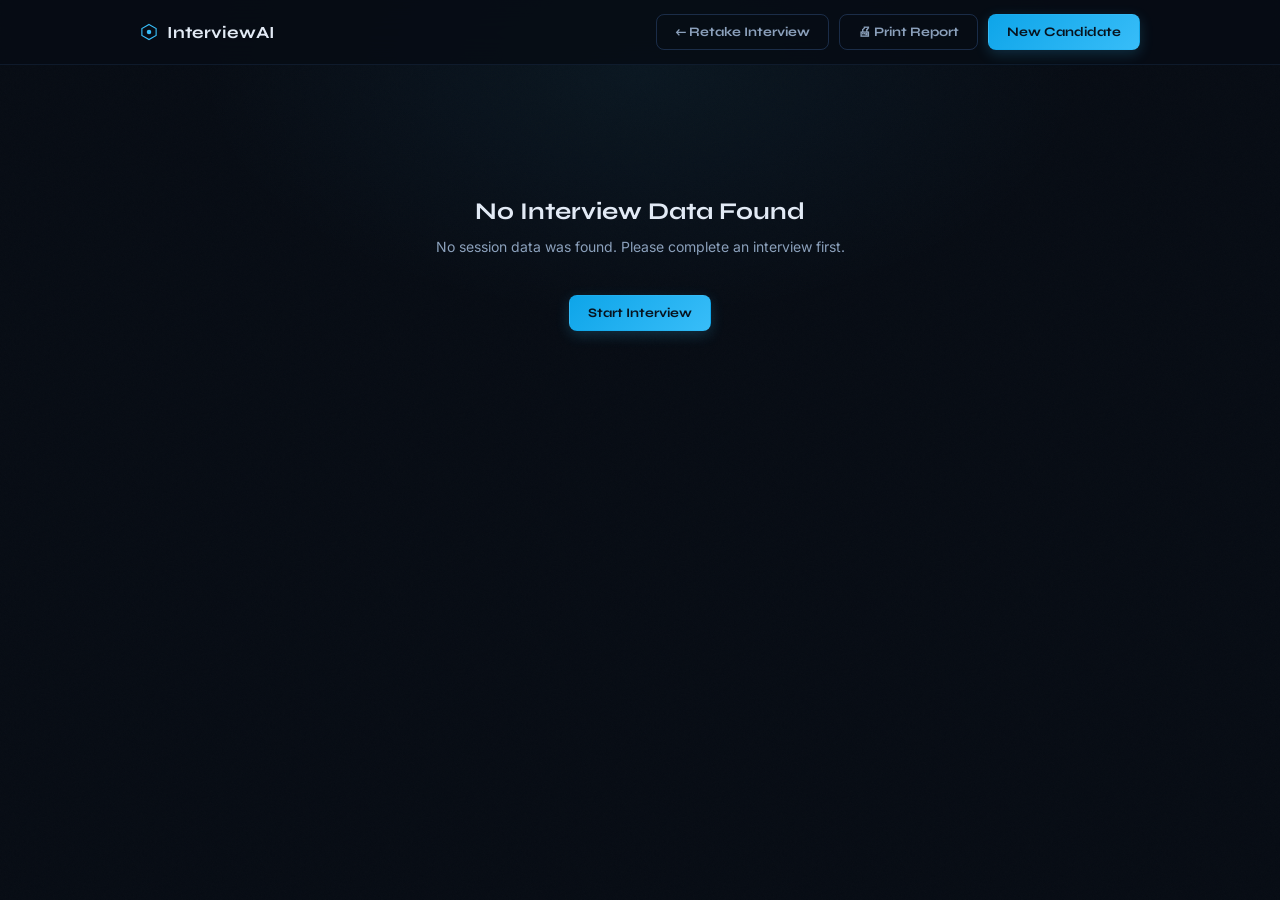
<file: report.html>
<!DOCTYPE html>
<html lang="en">
<head>
  <meta charset="UTF-8">
  <meta name="viewport" content="width=device-width, initial-scale=1.0">
  <title>Interview Report · InterviewAI</title>
  <link rel="preconnect" href="https://fonts.googleapis.com">
  <link rel="preconnect" href="https://fonts.gstatic.com" crossorigin>
  <link href="https://fonts.googleapis.com/css2?family=IBM+Plex+Mono:wght@400;600&family=Syne:wght@400;600;700;800&family=Inter:wght@400;500;600&display=swap" rel="stylesheet">
  <style>
    :root {
      --bg:         #070c14;
      --surface:    #0d1624;
      --card:       #111d2e;
      --border:     rgba(100,160,255,0.10);
      --border-hi:  rgba(100,160,255,0.22);
      --accent:     #38bdf8;
      --green:      #34d399;
      --yellow:     #fbbf24;
      --red:        #f87171;
      --purple:     #a78bfa;
      --cyan:       #22d3ee;
      --orange:     #fb923c;
      --text:       #e2eaf5;
      --sub:        #8ba0bb;
      --dim:        #4d6480;
      --mono:       'IBM Plex Mono', monospace;
      --display:    'Syne', sans-serif;
      --body:       'Inter', sans-serif;
    }
    *, *::before, *::after { box-sizing: border-box; margin: 0; padding: 0; }
    html { scroll-behavior: smooth; }
    body { font-family: var(--body); background: var(--bg); color: var(--text); min-height: 100vh; overflow-x: hidden; }
    body::before { content: ''; position: fixed; top: -180px; left: 50%; transform: translateX(-50%); width: 900px; height: 500px; background: radial-gradient(ellipse, rgba(56,189,248,0.06) 0%, transparent 70%); pointer-events: none; z-index: 0; }
    body::after { content: ''; position: fixed; inset: 0; pointer-events: none; z-index: 0; opacity: 0.022; background-image: url("data:image/svg+xml,%3Csvg viewBox='0 0 256 256' xmlns='http://www.w3.org/2000/svg'%3E%3Cfilter id='n'%3E%3CfeTurbulence type='fractalNoise' baseFrequency='0.9' numOctaves='4' stitchTiles='stitch'/%3E%3C/filter%3E%3Crect width='100%25' height='100%25' filter='url(%23n)'/%3E%3C/svg%3E"); background-size: 128px; }

    .header { position: sticky; top: 0; z-index: 100; background: rgba(7,12,20,0.85); backdrop-filter: blur(16px); border-bottom: 1px solid var(--border); padding: 14px 24px; }
    .header-inner { max-width: 1000px; margin: 0 auto; display: flex; align-items: center; justify-content: space-between; gap: 16px; flex-wrap: wrap; }
    .logo { display: flex; align-items: center; gap: 9px; font-family: var(--display); font-weight: 700; font-size: 17px; color: var(--text); }
    .logo svg { color: var(--accent); }
    .header-actions { display: flex; gap: 10px; flex-wrap: wrap; }
    .btn { display: inline-flex; align-items: center; gap: 6px; padding: 9px 18px; border-radius: 8px; font-family: var(--display); font-size: 13px; font-weight: 700; cursor: pointer; border: 1px solid transparent; transition: all 0.2s; text-decoration: none; }
    .btn:hover { transform: translateY(-1px); }
    .btn-outline { background: transparent; border-color: var(--border-hi); color: var(--sub); }
    .btn-outline:hover { border-color: var(--accent); color: var(--accent); }
    .btn-primary { background: linear-gradient(135deg, #0ea5e9, #38bdf8); color: #07131f; box-shadow: 0 4px 14px rgba(56,189,248,0.2); }

    main { position: relative; z-index: 1; max-width: 1000px; margin: 0 auto; padding: 52px 24px 100px; }

    .report-hero { margin-bottom: 48px; padding-bottom: 36px; border-bottom: 1px solid var(--border); }
    .report-tag { font-family: var(--mono); font-size: 11px; letter-spacing: 2px; text-transform: uppercase; color: var(--accent); margin-bottom: 14px; opacity: 0.8; }
    .report-hero h1 { font-family: var(--display); font-size: clamp(2rem, 5vw, 3.2rem); font-weight: 800; letter-spacing: -1px; line-height: 1.1; margin-bottom: 10px; }
    .report-hero h1 em { font-style: normal; color: var(--accent); }
    .candidate-meta { display: flex; gap: 14px; flex-wrap: wrap; margin-top: 16px; }
    .meta-pill { font-family: var(--mono); font-size: 11px; padding: 4px 12px; border-radius: 100px; background: rgba(56,189,248,0.07); border: 1px solid rgba(56,189,248,0.18); color: var(--accent); letter-spacing: 0.5px; }

    .overview-grid { display: grid; grid-template-columns: repeat(auto-fit, minmax(160px, 1fr)); gap: 14px; margin-bottom: 36px; }
    .score-tile { background: var(--card); border: 1px solid var(--border); border-radius: 14px; padding: 18px 20px; border-top: 3px solid var(--accent); transition: border-color 0.2s; }
    .score-tile:hover { border-color: var(--border-hi); }
    .tile-label { font-family: var(--mono); font-size: 10px; letter-spacing: 1.5px; text-transform: uppercase; color: var(--dim); margin-bottom: 10px; }
    .tile-value { font-size: 28px; font-weight: 800; line-height: 1; margin-bottom: 8px; }
    .tile-bar { height: 4px; border-radius: 4px; background: rgba(255,255,255,0.06); overflow: hidden; margin-bottom: 8px; }
    .tile-bar-fill { height: 100%; border-radius: 4px; transition: width 1.2s cubic-bezier(0.16,1,0.3,1); }
    .tile-badge { display: inline-block; font-size: 10px; font-weight: 700; padding: 2px 8px; border-radius: 100px; letter-spacing: 0.8px; }

    .section-title { font-family: var(--display); font-size: 18px; font-weight: 700; color: var(--text); margin-bottom: 20px; display: flex; align-items: center; gap: 10px; }
    .section-title .line { flex: 1; height: 1px; background: var(--border); }

    .card { background: var(--card); border: 1px solid var(--border); border-radius: 16px; padding: 24px 26px; margin-bottom: 20px; box-shadow: 0 4px 24px rgba(0,0,0,0.3); animation: fadeUp 0.4s ease both; }
    @keyframes fadeUp { from { opacity: 0; transform: translateY(12px); } to { opacity: 1; transform: translateY(0); } }
    .card-eyebrow { font-family: var(--mono); font-size: 10px; letter-spacing: 2px; text-transform: uppercase; color: var(--dim); margin-bottom: 16px; padding-bottom: 12px; border-bottom: 1px solid var(--border); }
    .card-accent-blue   { border-top: 2px solid var(--accent); }
    .card-accent-green  { border-top: 2px solid var(--green); }
    .card-accent-yellow { border-top: 2px solid var(--yellow); }
    .card-accent-purple { border-top: 2px solid var(--purple); }
    .card-accent-orange { border-top: 2px solid var(--orange); }

    .answer-item { background: rgba(255,255,255,0.025); border: 1px solid var(--border); border-radius: 12px; padding: 18px 20px; margin-bottom: 14px; border-left: 3px solid var(--dim); }
    .answer-q-label { font-family: var(--mono); font-size: 10px; letter-spacing: 1.5px; text-transform: uppercase; color: var(--dim); margin-bottom: 8px; }
    .answer-q-text { font-size: 14px; font-weight: 600; color: var(--text); margin-bottom: 10px; line-height: 1.5; }
    .answer-a-text { font-size: 13px; color: var(--sub); font-style: italic; margin-bottom: 12px; line-height: 1.6; }
    .answer-scores { display: flex; flex-wrap: wrap; gap: 6px; }
    .score-chip { font-family: var(--mono); font-size: 11px; font-weight: 700; padding: 3px 10px; border-radius: 100px; }

    .metric-table { width: 100%; border-collapse: collapse; font-size: 13px; }
    .metric-table td { padding: 11px 14px; border-bottom: 1px solid var(--border); color: var(--sub); vertical-align: top; }
    .metric-table tr:last-child td { border-bottom: none; }
    .metric-table tr:nth-child(even) td { background: rgba(255,255,255,0.015); }
    .metric-icon { font-size: 15px; }
    .metric-label { font-size: 13px; color: rgba(255,255,255,0.75); }
    .metric-value { font-family: var(--mono); font-weight: 700; font-size: 14px; text-align: right; white-space: nowrap; }
    .metric-interp { font-size: 12px; color: rgba(255,255,255,0.45); line-height: 1.5; }

    .section-block { margin-bottom: 14px; border-radius: 0 10px 10px 0; border-left: 3px solid var(--accent); background: rgba(255,255,255,0.025); padding: 14px 16px; }
    .section-block-title { font-size: 11px; font-weight: 700; letter-spacing: 1px; text-transform: uppercase; color: var(--accent); margin-bottom: 8px; }
    .section-block-body { font-size: 13px; line-height: 1.75; color: rgba(255,255,255,0.72); }

    .bullet-list { list-style: none; padding: 0; margin: 0; }
    .bullet-list li { display: flex; gap: 10px; padding: 6px 0; border-bottom: 1px solid rgba(255,255,255,0.05); font-size: 13px; line-height: 1.6; color: rgba(255,255,255,0.68); }
    .bullet-list li:last-child { border-bottom: none; }
    .bullet-list li::before { content: '›'; color: rgba(255,255,255,0.25); flex-shrink: 0; }

    /* ── Video section specific ── */
    .video-metric-grid { display: grid; grid-template-columns: repeat(auto-fit, minmax(150px, 1fr)); gap: 12px; margin-bottom: 24px; }
    .video-metric-tile { border-radius: 12px; padding: 16px 18px; background: rgba(255,255,255,0.03); border: 1px solid rgba(255,255,255,0.06); }
    .video-metric-label { font-family: var(--mono); font-size: 10px; letter-spacing: 1.5px; text-transform: uppercase; color: var(--dim); margin-bottom: 8px; }
    .video-metric-value { font-size: 26px; font-weight: 800; line-height: 1; margin-bottom: 6px; }
    .video-metric-bar { height: 3px; border-radius: 3px; background: rgba(255,255,255,0.05); overflow: hidden; margin-bottom: 8px; }
    .video-metric-bar-fill { height: 100%; border-radius: 3px; transition: width 1.2s cubic-bezier(0.16,1,0.3,1); }
    .video-metric-hint { font-size: 11px; color: var(--dim); margin-top: 6px; }

    .video-insights-grid { display: grid; grid-template-columns: repeat(auto-fit, minmax(250px, 1fr)); gap: 14px; margin-top: 20px; }
    .video-insight-block { border-radius: 10px; padding: 16px 18px; }
    .video-insight-title { font-size: 11px; font-weight: 700; letter-spacing: 1px; text-transform: uppercase; margin-bottom: 12px; }

    .growth-grid { display: grid; grid-template-columns: repeat(auto-fill, minmax(260px, 1fr)); gap: 12px; margin-bottom: 20px; }
    .growth-tile { padding: 16px 18px; border-radius: 12px; font-size: 12px; line-height: 1.7; color: rgba(255,255,255,0.6); }
    .growth-tile-title { font-size: 11px; font-weight: 700; letter-spacing: 1px; text-transform: uppercase; margin-bottom: 8px; }
    .encourage-box { padding: 18px; border-radius: 10px; background: rgba(255,255,255,0.03); border: 1px solid rgba(255,255,255,0.07); text-align: center; font-size: 13px; line-height: 1.8; color: rgba(255,255,255,0.5); }

    .overall-badge { text-align: center; padding: 14px 22px; border-radius: 12px; display: inline-block; }
    .overall-score { font-size: 42px; font-weight: 800; line-height: 1; }
    .overall-label { font-size: 11px; letter-spacing: 1px; text-transform: uppercase; margin-top: 4px; }
    .overall-text  { font-size: 12px; font-weight: 700; margin-top: 6px; }

    .empty-state { text-align: center; padding: 80px 24px; }
    .empty-state h2 { font-family: var(--display); font-size: 24px; margin-bottom: 12px; }
    .empty-state p  { color: var(--sub); font-size: 14px; margin-bottom: 24px; }

    @media print { .header, .header-actions, .btn { display: none !important; } body { background: white; color: black; } }
    @media (max-width: 600px) { main { padding: 28px 16px 60px; } .report-hero h1 { font-size: 1.8rem; } }
    ::-webkit-scrollbar { width: 6px; }
    ::-webkit-scrollbar-track { background: var(--bg); }
    ::-webkit-scrollbar-thumb { background: rgba(100,160,255,0.15); border-radius: 3px; }
  </style>
</head>
<body>

<header class="header">
  <div class="header-inner">
    <div class="logo">
      <svg width="18" height="18" viewBox="0 0 24 24" fill="none">
        <path d="M12 2L21.5 7.5V16.5L12 22L2.5 16.5V7.5L12 2Z" stroke="currentColor" stroke-width="1.5"/>
        <circle cx="12" cy="12" r="3" fill="currentColor"/>
      </svg>
      InterviewAI
    </div>
    <div class="header-actions">
      <a href="index.html" class="btn btn-outline">← Retake Interview</a>
      <button class="btn btn-outline" onclick="window.print()">🖨 Print Report</button>
      <a href="register.html" class="btn btn-primary">New Candidate</a>
    </div>
  </div>
</header>

<main id="reportMain">
  <div class="empty-state">
    <h2>Preparing your report…</h2>
    <p>Loading interview data from your session.</p>
  </div>
</main>

<script>
// ═══════════════════════════════════════════════════
// LOAD DATA
// ═══════════════════════════════════════════════════
var answers        = JSON.parse(sessionStorage.getItem('interviewAnswers') || '[]');
var totalQuestions = parseInt(sessionStorage.getItem('totalQuestions') || '5');
var candidateName  = sessionStorage.getItem('candidateName')  || 'Candidate';
var candidateEmail = sessionStorage.getItem('candidateEmail') || '—';

// ═══════════════════════════════════════════════════
// HELPERS
// ═══════════════════════════════════════════════════
function rc(v, max, inv) {
  max = max || 10; inv = inv || false;
  var r = v / max;
  if (inv) return r < 0.05 ? '#34d399' : r < 0.15 ? '#fbbf24' : '#f87171';
  return r >= 0.75 ? '#34d399' : r >= 0.50 ? '#fbbf24' : '#f87171';
}
function badge(v) {
  if (v >= 8.5) return { l:'Excellent',     c:'#34d399' };
  if (v >= 7.0) return { l:'Good',          c:'#6ee7b7' };
  if (v >= 5.5) return { l:'Average',       c:'#fbbf24' };
  if (v >= 4.0) return { l:'Below Average', c:'#fb923c' };
  return               { l:'Needs Work',    c:'#f87171' };
}
function blist(items) {
  if (!items || !items.length) return '<p style="color:rgba(255,255,255,0.3);font-size:13px;margin:0;">None noted.</p>';
  var r = '<ul class="bullet-list">';
  for (var i = 0; i < items.length; i++) r += '<li>' + items[i] + '</li>';
  return r + '</ul>';
}
function secBlock(icon, title, body, color) {
  color = color || '#38bdf8';
  return '<div class="section-block" style="border-left-color:' + color + ';">'
       + '<div class="section-block-title" style="color:' + color + ';">' + icon + ' ' + title + '</div>'
       + '<div class="section-block-body">' + body + '</div>'
       + '</div>';
}
function tile(label, val, max, inv, hint) {
  max = max||10; inv=inv||false; hint=hint||'';
  var color = rc(val,max,inv);
  var pct   = Math.round((val/max)*100);
  var b     = inv
    ? (pct<5?{l:'Excellent',c:'#34d399'}:pct<15?{l:'Moderate',c:'#fbbf24'}:{l:'High',c:'#f87171'})
    : badge(val);
  var disp  = max===10 ? val.toFixed(1)+' / 10' : val.toFixed(1)+'%';
  return '<div class="score-tile" style="border-top-color:'+color+';">'
       + '<div class="tile-label">'+label+'</div>'
       + '<div class="tile-value" style="color:'+color+';">'+disp+'</div>'
       + '<div class="tile-bar"><div class="tile-bar-fill" style="width:'+pct+'%;background:'+color+';"></div></div>'
       + '<span class="tile-badge" style="background:'+b.c+'22;color:'+b.c+';border:1px solid '+b.c+'44;">'+b.l+'</span>'
       + (hint?'<div style="font-size:11px;color:var(--dim);margin-top:6px;">'+hint+'</div>':'')
       + '</div>';
}
function iContent(v){return v>=8?'Score <strong>'+v.toFixed(1)+'/10</strong> — answers were relevant, specific, and addressed questions well.':v>=6?'Score <strong>'+v.toFixed(1)+'/10</strong> — on the right track; more specific examples would strengthen answers.':v>=4?'Score <strong>'+v.toFixed(1)+'/10</strong> — some connection, but answers could be more focused.':'Score <strong>'+v.toFixed(1)+'/10</strong> — answers didn\'t closely address questions. STAR method practice would help.';}
function iTone(v){return v>=8?'Score <strong>'+v.toFixed(1)+'/10</strong> — spoke clearly with good expression; engaged and professional.':v>=6?'Score <strong>'+v.toFixed(1)+'/10</strong> — generally good; varying pace would take this higher.':v>=4?'Score <strong>'+v.toFixed(1)+'/10</strong> — moments of flat or rushed tone. Recording yourself would help.':'Score <strong>'+v.toFixed(1)+'/10</strong> — delivery made the message harder to land. Daily reading aloud builds this skill.';}
function iConf(v){return v>=8?'Score <strong>'+v.toFixed(1)+'/10</strong> — came across assured and composed.':v>=6?'Score <strong>'+v.toFixed(1)+'/10</strong> — reasonably confident; practice makes it more natural.':v>=4?'Score <strong>'+v.toFixed(1)+'/10</strong> — some nervousness showed. Mock interviews fix this.':'Score <strong>'+v.toFixed(1)+'/10</strong> — uncertainty came through. Confidence is a skill — daily practice builds it fast.';}
function iFill(v){return v<3?'<strong>'+v.toFixed(1)+'%</strong> — almost none. Clean, polished speech.':v<8?'<strong>'+v.toFixed(1)+'%</strong> — small number; generally in good shape.':v<15?'<strong>'+v.toFixed(1)+'%</strong> — fillers appeared frequently. Replace with a confident pause.':'<strong>'+v.toFixed(1)+'%</strong> — quite high. Recording and counting fillers reduces them fast.';}
function iFumb(v){return v<2?'<strong>'+v.toFixed(1)+'%</strong> — very clean delivery.':v<5?'<strong>'+v.toFixed(1)+'%</strong> — a few hesitations; normal in live interviews.':'<strong>'+v.toFixed(1)+'%</strong> — noticeable stumbling. Pause 2 s before answering to organise thoughts.';}
function iWords(v){return v>100?'<strong>'+v+' words</strong> — well-developed, detailed answer.':v>50?'<strong>'+v+' words</strong> — reasonable; slightly more detail would help.':v>20?'<strong>'+v+' words</strong> — on the brief side. Expand with examples.':'<strong>'+v+' words</strong> — very short. 60–80 words per answer makes a big difference.';}

// ═══════════════════════════════════════════════════
// AGGREGATE — two INDEPENDENT loops
// ═══════════════════════════════════════════════════
var totC=0,totT=0,totO=0,totCon=0,totFil=0,totFum=0,totW=0;
var allStr=[],allWeak=[],allImpr=[],allComm=[];
var scored=0;

// Loop A: audio/text scores
for (var i=0;i<answers.length;i++) {
  var s = answers[i].ai_score;
  if (!s || s.error) continue;
  totC   += s.content_score    || 0;
  totT   += s.tone_score       || 0;
  totO   += s.overall_score    || 0;
  totCon += s.confidence_score || 0;
  totFil += s.filler_word_rate || 0;
  totFum += s.fumble_rate      || 0;
  totW   += s.word_count       || 0;
  scored++;
  (s.strengths    ||[]).forEach(function(x){if(!allStr.includes(x))  allStr.push(x);});
  (s.weaknesses   ||[]).forEach(function(x){if(!allWeak.includes(x)) allWeak.push(x);});
  (s.improvements ||[]).forEach(function(x){if(!allImpr.includes(x)) allImpr.push(x);});
  if (s.communication_comment) allComm.push(s.communication_comment);
}

// Loop B: video — fully independent, NOT gated on ai_score
var videoAnswers = [];
for (var j=0;j<answers.length;j++) {
  var va = answers[j].video_analysis;
  if (va && !va.error) videoAnswers.push(va);
}

var n    = scored||1;
var avgC = totC/n, avgT=totT/n, avgO=totO/n, avgCon=totCon/n;
var avgFil=totFil/n, avgFum=totFum/n, avgW=Math.round(totW/n);
var ovBadge = badge(avgO);

// ═══════════════════════════════════════════════════
// VIDEO SECTION — standalone function, string concat
// ═══════════════════════════════════════════════════
function buildVideoSection() {
  if (videoAnswers.length === 0) return '';

  var totalEye=0, totalShoulder=0, totalSpine=0, totalFrames=0;
  var confArr=[];
  var allOverall=[], allEyeA=[], allPostA=[];
  var blStr=[], blImp=[], blRec=[];
  var method='rule_based';

  for (var i=0;i<videoAnswers.length;i++) {
    var va = videoAnswers[i];
    var rm = va.raw_metrics  || {};
    var as = va.assessment   || {};

    totalEye      += (rm.eye_contact_rate       || 0);
    totalShoulder += (rm.avg_shoulder_alignment || 0);
    totalSpine    += (rm.avg_spine_angle        || 0);
    totalFrames   += (rm.total_frames           || 0);

    if (typeof as.confidence_projection_score === 'number') confArr.push(as.confidence_projection_score);
    if (as.overall_assessment)    allOverall.push(as.overall_assessment);
    if (as.eye_contact_analysis)  allEyeA.push(as.eye_contact_analysis);
    if (as.posture_analysis)      allPostA.push(as.posture_analysis);
    if (va.analysis_method==='ai') method='ai';

    (as.strengths                  ||[]).forEach(function(x){if(!blStr.includes(x)) blStr.push(x);});
    (as.areas_for_improvement      ||[]).forEach(function(x){if(!blImp.includes(x)) blImp.push(x);});
    (as.improvement_recommendations||[]).forEach(function(x){if(!blRec.includes(x)) blRec.push(x);});
  }

  var cnt  = videoAnswers.length;
  var aEye = totalEye/cnt;
  var aSho = totalShoulder/cnt;
  var aSpi = totalSpine/cnt;
  var aConf = confArr.length ? confArr.reduce(function(a,b){return a+b;},0)/confArr.length : null;

  var eyeC  = aEye>=0.7?'#34d399':aEye>=0.5?'#fbbf24':'#f87171';
  var shoC  = Math.abs(aSho)<5?'#34d399':Math.abs(aSho)<12?'#fbbf24':'#f87171';
  var spiC  = (aSpi>=75&&aSpi<=95)?'#34d399':'#fbbf24';
  var conC  = aConf!==null?(aConf>=7?'#34d399':aConf>=5?'#fbbf24':'#f87171'):'#38bdf8';

  var eyeBadge = aEye>=0.7?'Strong':aEye>=0.5?'Moderate':'Needs Work';
  var shoBadge = Math.abs(aSho)<5?'Well Aligned':'Needs Adjustment';
  var spiBadge = (aSpi>=75&&aSpi<=95)?'Upright':'Adjust Posture';
  var conBadge = aConf!==null?(aConf>=7?'Strong':aConf>=5?'Moderate':'Developing'):'—';

  var isAI = (method==='ai');
  var mBg  = isAI?'rgba(52,211,153,0.12)':'rgba(251,191,36,0.12)';
  var mBrd = isAI?'rgba(52,211,153,0.3)':'rgba(251,191,36,0.3)';
  var mClr = isAI?'#34d399':'#fbbf24';
  var mLbl = isAI?'✦ OpenAI-Powered Analysis':'⚙ Rule-Based Analysis';

  var eyePct = Math.round(aEye*100);
  var shoPct = Math.max(0, Math.round(100 - Math.abs(aSho)*6));
  var spiPct = Math.min(100, Math.round((aSpi/90)*100));
  var conPct = aConf!==null ? Math.round(aConf*10) : 0;

  var h = '';
  h += '<div class="section-title"><span>🎥 Body Language Analysis</span><span class="line"></span></div>';
  h += '<div class="card card-accent-orange" style="margin-bottom:40px;">';
  h += '<div class="card-eyebrow">🎥 &nbsp;VIDEO BODY LANGUAGE REPORT</div>';

  // Method badge + frame count
  h += '<div style="display:flex;align-items:center;gap:12px;flex-wrap:wrap;margin-bottom:20px;">';
  h += '<span style="display:inline-flex;align-items:center;gap:6px;font-family:var(--mono);font-size:11px;font-weight:700;padding:4px 14px;border-radius:100px;background:'+mBg+';border:1px solid '+mBrd+';color:'+mClr+';">'+mLbl+'</span>';
  h += '<span style="font-family:var(--mono);font-size:12px;color:var(--dim);">'+cnt+' answer'+(cnt!==1?'s':'')+' analysed &nbsp;·&nbsp; '+totalFrames.toLocaleString()+' video frames processed</span>';
  h += '</div>';

  // ── 4 metric tiles
  h += '<div class="video-metric-grid">';

  h += '<div class="video-metric-tile" style="border-left:3px solid '+eyeC+';">';
  h += '<div class="video-metric-label">Avg Eye Contact</div>';
  h += '<div class="video-metric-value" style="color:'+eyeC+';">'+eyePct+'%</div>';
  h += '<div class="video-metric-bar"><div class="video-metric-bar-fill" style="width:'+eyePct+'%;background:'+eyeC+';"></div></div>';
  h += '<span class="tile-badge" style="background:'+eyeC+'22;color:'+eyeC+';border:1px solid '+eyeC+'44;">'+eyeBadge+'</span>';
  h += '<div class="video-metric-hint">Target: 70%+</div>';
  h += '</div>';

  h += '<div class="video-metric-tile" style="border-left:3px solid '+shoC+';">';
  h += '<div class="video-metric-label">Shoulder Alignment</div>';
  h += '<div class="video-metric-value" style="color:'+shoC+';">'+aSho.toFixed(1)+'°</div>';
  h += '<div class="video-metric-bar"><div class="video-metric-bar-fill" style="width:'+shoPct+'%;background:'+shoC+';"></div></div>';
  h += '<span class="tile-badge" style="background:'+shoC+'22;color:'+shoC+';border:1px solid '+shoC+'44;">'+shoBadge+'</span>';
  h += '<div class="video-metric-hint">Target: &lt;5° tilt</div>';
  h += '</div>';

  h += '<div class="video-metric-tile" style="border-left:3px solid '+spiC+';">';
  h += '<div class="video-metric-label">Spine / Posture</div>';
  h += '<div class="video-metric-value" style="color:'+spiC+';">'+aSpi.toFixed(1)+'°</div>';
  h += '<div class="video-metric-bar"><div class="video-metric-bar-fill" style="width:'+spiPct+'%;background:'+spiC+';"></div></div>';
  h += '<span class="tile-badge" style="background:'+spiC+'22;color:'+spiC+';border:1px solid '+spiC+'44;">'+spiBadge+'</span>';
  h += '<div class="video-metric-hint">Target: 75°–95°</div>';
  h += '</div>';

  if (aConf !== null) {
    h += '<div class="video-metric-tile" style="border-left:3px solid '+conC+';">';
    h += '<div class="video-metric-label">Confidence Score</div>';
    h += '<div class="video-metric-value" style="color:'+conC+';">'+aConf.toFixed(1)+'<span style="font-size:14px;font-weight:400;opacity:.6;">/10</span></div>';
    h += '<div class="video-metric-bar"><div class="video-metric-bar-fill" style="width:'+conPct+'%;background:'+conC+';"></div></div>';
    h += '<span class="tile-badge" style="background:'+conC+'22;color:'+conC+';border:1px solid '+conC+'44;">'+conBadge+'</span>';
    h += '<div class="video-metric-hint">Target: 7.0+</div>';
    h += '</div>';
  }

  h += '</div>'; // end video-metric-grid

  // ── Overall Assessment
  if (allOverall.length) {
    h += '<div class="section-block" style="border-left-color:#fb923c;margin-top:8px;">';
    h += '<div class="section-block-title" style="color:#fb923c;">📊 Overall Body Language Assessment</div>';
    h += '<div class="section-block-body">'+allOverall[0]+'</div>';
    h += '</div>';
  }

  // ── Eye Contact detail
  if (allEyeA.length) {
    var ea = allEyeA[0];
    var earating = ea.rating || '';
    var eaanalysis = ea.analysis || '';
    var eaC = earating==='Strong'?'#34d399':earating==='Moderate'?'#fbbf24':'#f87171';
    h += '<div class="section-block" style="border-left-color:'+eaC+';">';
    h += '<div class="section-block-title" style="color:'+eaC+';">👁️ Eye Contact — '+earating+'</div>';
    h += '<div class="section-block-body">'+eaanalysis+'</div>';
    h += '</div>';
  }

  // ── Posture detail
  if (allPostA.length) {
    var pa = allPostA[0];
    var parating = pa.rating || '';
    var paanalysis = pa.analysis || '';
    var paC = parating==='Good'?'#34d399':parating==='Moderate'?'#fbbf24':'#f87171';
    h += '<div class="section-block" style="border-left-color:'+paC+';">';
    h += '<div class="section-block-title" style="color:'+paC+';">🧍 Posture — '+parating+'</div>';
    h += '<div class="section-block-body">'+paanalysis+'</div>';
    h += '</div>';
  }

  // ── Strengths / Improvements / Recommendations in 3-col grid
  if (blStr.length || blImp.length || blRec.length) {
    h += '<div class="video-insights-grid">';
    if (blStr.length) {
      h += '<div class="video-insight-block" style="background:rgba(52,211,153,0.05);border:1px solid rgba(52,211,153,0.15);">';
      h += '<div class="video-insight-title" style="color:#34d399;">✅ Body Language Strengths</div>';
      h += blist(blStr.slice(0,5));
      h += '</div>';
    }
    if (blImp.length) {
      h += '<div class="video-insight-block" style="background:rgba(248,113,113,0.05);border:1px solid rgba(248,113,113,0.15);">';
      h += '<div class="video-insight-title" style="color:#f87171;">⚠️ Areas to Improve</div>';
      h += blist(blImp.slice(0,5));
      h += '</div>';
    }
    if (blRec.length) {
      h += '<div class="video-insight-block" style="background:rgba(251,146,60,0.05);border:1px solid rgba(251,146,60,0.15);">';
      h += '<div class="video-insight-title" style="color:#fb923c;">📈 Recommendations</div>';
      h += blist(blRec.slice(0,5));
      h += '</div>';
    }
    h += '</div>';
  }

  h += '</div>'; // end card
  return h;
}

// ═══════════════════════════════════════════════════
// RENDER
// ═══════════════════════════════════════════════════
function render() {
  var main = document.getElementById('reportMain');
  if (!answers.length) {
    main.innerHTML = '<div class="empty-state"><h2>No Interview Data Found</h2><p>No session data was found. Please complete an interview first.</p><a href="register.html" class="btn btn-primary" style="display:inline-flex;margin:16px auto 0;">Start Interview</a></div>';
    return;
  }

  var dateStr = new Date().toLocaleDateString('en-US',{weekday:'long',year:'numeric',month:'long',day:'numeric'});
  var h = '';

  // Hero
  h += '<div class="report-hero">';
  h += '<div class="report-tag">// InterviewAI · Full Candidate Report</div>';
  h += '<h1>Interview Report<br><em>'+candidateName+'</em></h1>';
  h += '<div class="candidate-meta">';
  h += '<span class="meta-pill">📧 '+candidateEmail+'</span>';
  h += '<span class="meta-pill">📅 '+dateStr+'</span>';
  h += '<span class="meta-pill">❓ '+answers.length+' / '+totalQuestions+' answered</span>';
  h += '<span class="meta-pill">📊 '+scored+' audio scored</span>';
  if (videoAnswers.length) h += '<span class="meta-pill">🎥 '+videoAnswers.length+' video analysed</span>';
  h += '</div></div>';

  // Overall banner
  h += '<div class="card card-accent-blue" style="display:flex;align-items:center;justify-content:space-between;flex-wrap:wrap;gap:20px;margin-bottom:36px;">';
  h += '<div>';
  h += '<div style="font-family:var(--mono);font-size:10px;letter-spacing:2px;text-transform:uppercase;color:var(--dim);margin-bottom:6px;">Overall Performance</div>';
  h += '<div style="font-family:var(--display);font-size:22px;font-weight:800;color:var(--text);margin-bottom:4px;">'+ovBadge.l+' — '+avgO.toFixed(1)+' / 10</div>';
  h += '<div style="font-size:13px;color:var(--sub);">Across '+scored+' scored answer'+(scored!==1?'s':'')+' &nbsp;·&nbsp; '+avgW+' avg words &nbsp;·&nbsp; '+avgFil.toFixed(1)+'% avg filler rate</div>';
  h += '</div>';
  h += '<div class="overall-badge" style="background:'+ovBadge.c+'12;border:2px solid '+ovBadge.c+'44;">';
  h += '<div class="overall-score" style="color:'+ovBadge.c+';">'+avgO.toFixed(1)+'</div>';
  h += '<div class="overall-label" style="color:'+ovBadge.c+';">out of 10</div>';
  h += '<div class="overall-text" style="color:'+ovBadge.c+';">'+ovBadge.l+'</div>';
  h += '</div></div>';

  // Score tiles
  h += '<div class="section-title"><span>Performance Overview</span><span class="line"></span></div>';
  h += '<div class="overview-grid" style="margin-bottom:40px;">';
  h += tile('Avg Content',    avgC,   10, false, 'Answer relevance & depth');
  h += tile('Avg Tone',       avgT,   10, false, 'Vocal delivery & expression');
  h += tile('Avg Confidence', avgCon, 10, false, 'Composure & assurance');
  
  h += tile('Avg Filler %',   avgFil, 100, true, 'Lower is better');
  h += tile('Avg Fumble %',   avgFum, 20,  true, 'Lower is better');
  h += '</div>';

  // Metric table
  h += '<div class="section-title"><span>What Your Numbers Mean</span><span class="line"></span></div>';
  h += '<div class="card card-accent-blue" style="margin-bottom:40px;">';
  h += '<div class="card-eyebrow">📊 &nbsp;Metric-by-Metric Breakdown</div>';
  h += '<table class="metric-table">';
  h += '<tr><td><span class="metric-icon">📋</span> <span class="metric-label">Content Quality</span></td><td class="metric-value" style="color:'+rc(avgC,10)+';">'+avgC.toFixed(1)+'/10</td><td class="metric-interp">'+iContent(avgC)+'</td></tr>';
  h += '<tr style="background:rgba(255,255,255,0.015);"><td><span class="metric-icon">🎙️</span> <span class="metric-label">Vocal Tone</span></td><td class="metric-value" style="color:'+rc(avgT,10)+';">'+avgT.toFixed(1)+'/10</td><td class="metric-interp">'+iTone(avgT)+'</td></tr>';
  h += '<tr><td><span class="metric-icon">💪</span> <span class="metric-label">Confidence</span></td><td class="metric-value" style="color:'+rc(avgCon,10)+';">'+avgCon.toFixed(1)+'/10</td><td class="metric-interp">'+iConf(avgCon)+'</td></tr>';
  h += '<tr style="background:rgba(255,255,255,0.015);"><td><span class="metric-icon">🗣️</span> <span class="metric-label">Filler Words</span></td><td class="metric-value" style="color:'+rc(avgFil,100,true)+';">'+avgFil.toFixed(1)+'%</td><td class="metric-interp">'+iFill(avgFil)+'</td></tr>';
  h += '<tr><td><span class="metric-icon">🔁</span> <span class="metric-label">Fumbles/Repeats</span></td><td class="metric-value" style="color:'+rc(avgFum,20,true)+';">'+avgFum.toFixed(1)+'%</td><td class="metric-interp">'+iFumb(avgFum)+'</td></tr>';
  h += '<tr style="background:rgba(255,255,255,0.015);"><td><span class="metric-icon">📝</span> <span class="metric-label">Word Count</span></td><td class="metric-value" style="color:'+rc(avgW,100)+';">'+avgW+' words</td><td class="metric-interp">'+iWords(avgW)+'</td></tr>';
  h += '</table></div>';

  // Per-question breakdown
  h += '<div class="section-title"><span>Per-Question Breakdown</span><span class="line"></span></div>';
  h += '<div class="card card-accent-yellow" style="margin-bottom:40px;">';
  h += '<div class="card-eyebrow">❓ &nbsp;All Answers &amp; Scores</div>';

  for (var qi=0;qi<answers.length;qi++) {
    var item = answers[qi];
    var qs   = item.ai_score;
    var hasS = qs && !qs.error;
    var qva  = item.video_analysis;
    var hasV = qva && !qva.error && qva.raw_metrics;
    var lc   = hasS ? rc(qs.overall_score||0,10) : 'var(--dim)';

    h += '<div class="answer-item" style="border-left-color:'+lc+';">';
    h += '<div class="answer-q-label">Question '+(qi+1)+'</div>';
    h += '<div class="answer-q-text">'+(item.question||'—')+'</div>';
    h += '<div class="answer-a-text">'+(item.answer||'—')+'</div>';
    h += '<div class="answer-scores">';

    if (hasS) {
      var chips=[['Content',qs.content_score||0,10],['Tone',qs.tone_score||0,10],['Overall',qs.overall_score||0,10],['Confidence',qs.confidence_score||0,10]];
      for (var ci=0;ci<chips.length;ci++) {
        var cl=chips[ci][0],cv=chips[ci][1],cm=chips[ci][2],cc=rc(cv,cm);
        h += '<span class="score-chip" style="background:'+cc+'18;color:'+cc+';border:1px solid '+cc+'44;">'+cl+': '+cv.toFixed(1)+'/10</span>';
      }
      h += '<span class="score-chip" style="background:rgba(251,191,36,0.1);color:#fbbf24;border:1px solid rgba(251,191,36,0.3);">Filler: '+(qs.filler_word_rate||0).toFixed(1)+'%</span>';
      h += '<span class="score-chip" style="background:rgba(167,139,250,0.1);color:#a78bfa;border:1px solid rgba(167,139,250,0.3);">'+(qs.word_count||0)+' words</span>';
    } else {
      h += '<span style="font-size:12px;color:var(--dim);font-family:var(--mono);">No audio score</span>';
    }

    if (hasV) {
      var vep = Math.round((qva.raw_metrics.eye_contact_rate||0)*100);
      var vec = vep>=70?'#34d399':vep>=50?'#fbbf24':'#f87171';
      h += '<span class="score-chip" style="background:rgba(251,146,60,0.1);color:#fb923c;border:1px solid rgba(251,146,60,0.3);">👁 Eye: '+vep+'%</span>';
      if (qva.assessment && typeof qva.assessment.confidence_projection_score === 'number') {
        var vc = qva.assessment.confidence_projection_score;
        var vcc = vc>=7?'#34d399':vc>=5?'#fbbf24':'#f87171';
        h += '<span class="score-chip" style="background:'+vcc+'18;color:'+vcc+';border:1px solid '+vcc+'44;">🎥 Body Conf: '+vc.toFixed(1)+'/10</span>';
      }
    }

    h += '</div></div>'; // answer-scores + answer-item
  }
  h += '</div>'; // card

  // Strengths / Weaknesses
  if (allStr.length || allWeak.length) {
    h += '<div class="section-title"><span>Qualitative Insights</span><span class="line"></span></div>';
    h += '<div style="display:grid;grid-template-columns:repeat(auto-fit,minmax(300px,1fr));gap:16px;margin-bottom:40px;">';
    if (allStr.length)  h += '<div class="card card-accent-green"><div class="card-eyebrow">✅ &nbsp;Key Strengths</div>'+blist(allStr.slice(0,6))+'</div>';
    if (allWeak.length) h += '<div class="card card-accent-blue" style="border-top-color:#f87171;"><div class="card-eyebrow">⚠️ &nbsp;Recurring Weak Spots</div>'+blist(allWeak.slice(0,6))+'</div>';
    h += '</div>';
  }
  if (allImpr.length) {
    h += '<div class="card card-accent-purple" style="margin-bottom:40px;">';
    h += '<div class="card-eyebrow">📈 &nbsp;Priority Improvement Areas</div>'+blist(allImpr.slice(0,6));
    h += '</div>';
  }

  // ── VIDEO SECTION injected here
  h += buildVideoSection();

  // Growth plan
  h += '<div class="section-title"><span>Your Personal Growth Plan</span><span class="line"></span></div>';
  h += '<div class="card card-accent-blue" style="border:1px solid rgba(56,189,248,0.2);background:linear-gradient(135deg,rgba(56,189,248,0.04) 0%,rgba(167,139,250,0.04) 100%);margin-bottom:40px;">';
  h += '<div class="card-eyebrow">🌱 &nbsp;Tailored Next Steps</div>';
  h += '<p style="font-size:14px;line-height:1.8;color:rgba(255,255,255,0.7);margin-bottom:20px;">First off — <strong style="color:#38bdf8;">thank you for completing this interview.</strong> It takes real courage to put yourself out there. Every session you do, whether it goes perfectly or not, is making you better.</p>';
  h += '<div class="growth-grid">';
  h += '<div class="growth-tile" style="background:rgba(52,211,153,0.06);border:1px solid rgba(52,211,153,0.18);"><div class="growth-tile-title" style="color:#34d399;">💪 Build Confidence</div>'+(avgCon>=7?"You already sound composed and confident — a real asset. Keep recording mock answers to maintain this level.":"Confidence comes from repetition. Answer one question out loud every day, then play it back. Hearing yourself improves awareness faster than anything.")+'</div>';
  h += '<div class="growth-tile" style="background:rgba(251,191,36,0.06);border:1px solid rgba(251,191,36,0.18);"><div class="growth-tile-title" style="color:#fbbf24;">🗣️ Reduce Filler Words</div>'+(avgFil<5?"Your filler word control is excellent. Stay mindful when nerves kick in during real interviews.":"Write your answer before speaking. Reading it once organises your thought so fewer fillers creep in. A confident pause always beats an 'um'.")+'</div>';
  h += '<div class="growth-tile" style="background:rgba(56,189,248,0.06);border:1px solid rgba(56,189,248,0.18);"><div class="growth-tile-title" style="color:#38bdf8;">📋 Structure Answers</div>'+(avgC>=7?"Your content is strong. End every answer with a clear conclusion to make it land even harder.":"Try the STAR method: Situation → Task → Action → Result. It keeps you on-topic and gives interviewers exactly what they need.")+'</div>';
  h += '<div class="growth-tile" style="background:rgba(167,139,250,0.06);border:1px solid rgba(167,139,250,0.18);"><div class="growth-tile-title" style="color:#a78bfa;">🎙️ Tone &amp; Delivery</div>'+(avgT>=7?"Your delivery is clear and expressive. Slow down slightly on key points to let them land.":"Read a short passage aloud each morning focusing on pitch and pace variation. This trains your voice to sound more engaged naturally.")+'</div>';
  if (allStr[0]) h += '<div class="growth-tile" style="background:rgba(34,211,238,0.06);border:1px solid rgba(34,211,238,0.18);"><div class="growth-tile-title" style="color:#22d3ee;">⭐ Leverage Your Strength</div>One thing you clearly have: <em style="color:#22d3ee;">"'+allStr[0]+'"</em>. Lead with it in your opener and let it set the tone.</div>';
  if (allImpr[0]) h += '<div class="growth-tile" style="background:rgba(248,113,113,0.06);border:1px solid rgba(248,113,113,0.18);"><div class="growth-tile-title" style="color:#f87171;">🎯 Your #1 Focus</div>If you could work on just one thing: <em style="color:#f87171;">"'+allImpr[0]+'"</em>. Practise one answer 5 times out loud — targeted repetition beats general effort every time.</div>';
  h += '</div>';
  h += '<div class="encourage-box"><strong style="color:var(--text);">Every great communicator started exactly where you are.</strong><br>The fact that you\'re practising with AI feedback puts you ahead of 90% of candidates. Keep recording, keep going — and <strong style="color:var(--accent);">you will see real improvement.</strong> 💙</div>';
  h += '</div>';

  // Footer
  h += '<div style="text-align:center;padding:20px 0;font-family:var(--mono);font-size:11px;color:var(--dim);letter-spacing:0.5px;">InterviewAI · Candidate Report · Generated '+dateStr+'</div>';

  main.innerHTML = h;

  // Animate all fill bars
  requestAnimationFrame(function(){
    document.querySelectorAll('.tile-bar-fill,.video-metric-bar-fill').forEach(function(el){
      var w=el.style.width; el.style.width='0%';
      requestAnimationFrame(function(){ el.style.width=w; });
    });
  });
}

render();
</script>
</body>
</html>
</file>
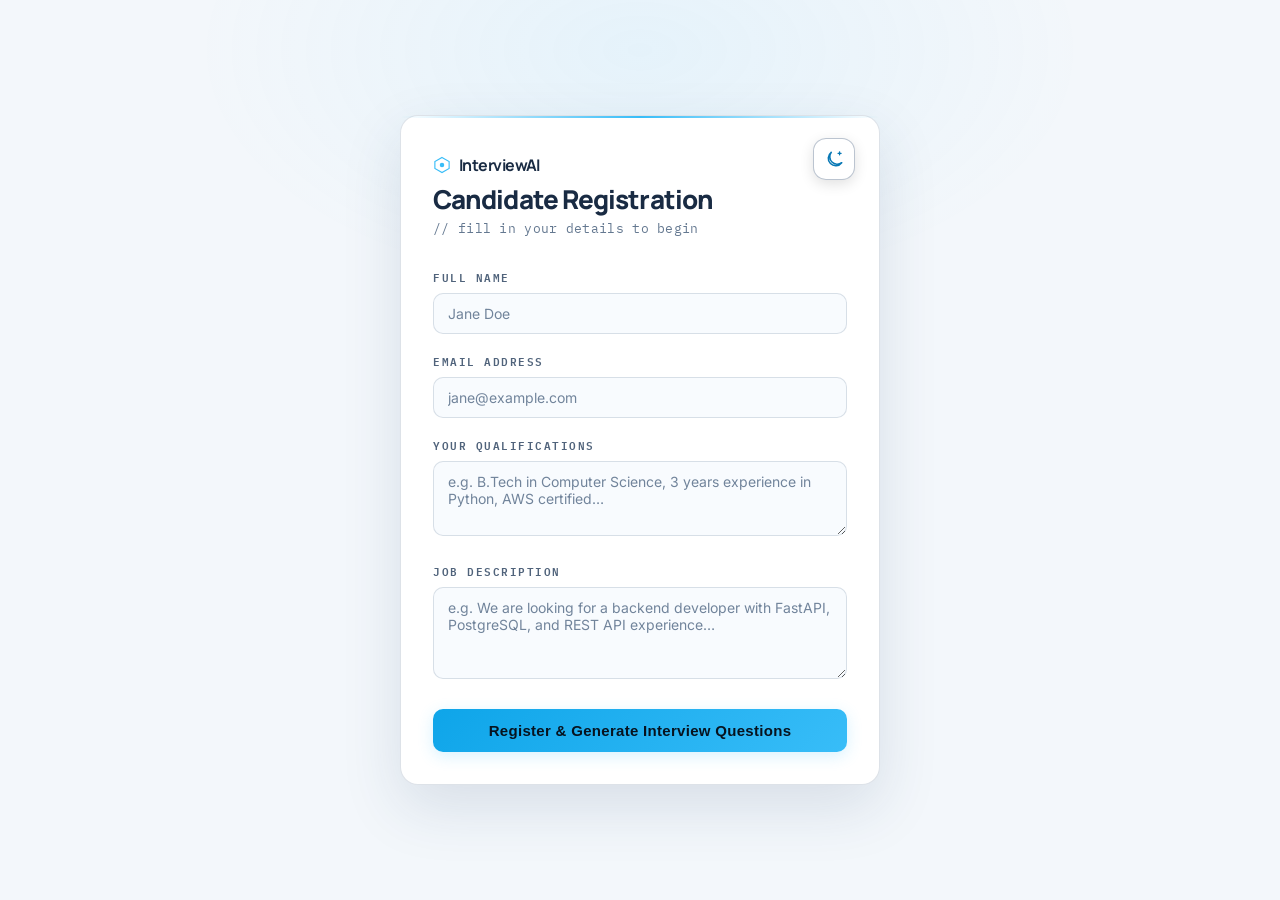
<file: frontend/register.html>
<!DOCTYPE html>
<html lang="en">
<head>
  <meta charset="UTF-8">
  <title>Candidate Registration</title>
  <meta name="viewport" content="width=device-width, initial-scale=1.0">
  <link rel="preconnect" href="https://fonts.googleapis.com">
  <link href="https://fonts.googleapis.com/css2?family=IBM+Plex+Mono:wght@400;500;600&family=Inter:wght@400;500;600;700&family=Manrope:wght@500;600;700;800&display=swap" rel="stylesheet">
  <script src="theme.js"></script>
<style>
* { box-sizing: border-box; margin: 0; padding: 0; }

body {
  background: #070c14;
  color: #e2eaf5;
  font-family: 'Inter', sans-serif;
  display: flex;
  justify-content: center;
  align-items: center;
  min-height: 100vh;
  padding: 24px;
  position: relative;
  overflow-x: hidden;
}

/* Radial glow */
body::before {
  content: '';
  position: fixed;
  top: -200px; left: 50%;
  transform: translateX(-50%);
  width: 900px; height: 500px;
  background: radial-gradient(ellipse, rgba(56,189,248,0.07) 0%, transparent 70%);
  pointer-events: none;
}

.container {
  width: 100%;
  max-width: 480px;
  background: #111d2e;
  padding: 36px 32px 32px;
  border-radius: 18px;
  border: 1px solid rgba(100,160,255,0.10);
  box-shadow: 0 4px 40px rgba(0,0,0,0.5), 0 0 0 1px rgba(56,189,248,0.06);
  position: relative;
  z-index: 1;
}

/* Top accent bar */
.container::before {
  content: '';
  position: absolute;
  top: 0; left: 0; right: 0; height: 2px;
  background: linear-gradient(90deg, transparent, #38bdf8, transparent);
  border-radius: 18px 18px 0 0;
}

.logo {
  display: flex;
  align-items: center;
  gap: 8px;
  margin-bottom: 6px;
}

.logo svg { color: #38bdf8; }

.logo-text {
  font-family: 'Syne', sans-serif;
  font-size: 16px;
  font-weight: 700;
  color: #e2eaf5;
}

h2 {
  font-family: 'Syne', sans-serif;
  font-size: 26px;
  font-weight: 800;
  color: #e2eaf5;
  margin-bottom: 4px;
  letter-spacing: -0.5px;
}

.subtitle {
  font-size: 13px;
  color: #4d6480;
  margin-bottom: 28px;
  font-family: 'IBM Plex Mono', monospace;
  letter-spacing: 0.3px;
}

.field { margin-bottom: 18px; }

label {
  font-size: 11px;
  font-weight: 600;
  letter-spacing: 1.5px;
  text-transform: uppercase;
  color: #8ba0bb;
  display: block;
  margin-bottom: 7px;
  font-family: 'IBM Plex Mono', monospace;
}

input, textarea {
  width: 100%;
  padding: 11px 14px;
  background: #0d1624;
  border: 1px solid rgba(100,160,255,0.12);
  color: #e2eaf5;
  border-radius: 10px;
  font-size: 14px;
  font-family: 'Inter', sans-serif;
  transition: border-color 0.2s, box-shadow 0.2s;
  outline: none;
  resize: vertical;
}

input:focus, textarea:focus {
  border-color: rgba(56,189,248,0.45);
  box-shadow: 0 0 0 3px rgba(56,189,248,0.08);
}

input::placeholder, textarea::placeholder { color: #2e4056; }

.error {
  color: #f87171;
  font-size: 11px;
  margin-top: 5px;
  display: none;
  font-family: 'IBM Plex Mono', monospace;
}
.error.visible { display: block; }

button[type="submit"] {
  width: 100%;
  padding: 13px;
  background: linear-gradient(135deg, #0ea5e9, #38bdf8);
  border: none;
  color: #07131f;
  font-weight: 700;
  cursor: pointer;
  border-radius: 10px;
  font-size: 15px;
  font-family: 'Syne', sans-serif;
  letter-spacing: 0.3px;
  transition: all 0.2s;
  position: relative;
  overflow: hidden;
  margin-top: 4px;
  box-shadow: 0 4px 16px rgba(56,189,248,0.2);
}

button[type="submit"]:hover:not(:disabled) {
  transform: translateY(-2px);
  box-shadow: 0 8px 24px rgba(56,189,248,0.3);
}
button[type="submit"]:disabled {
  opacity: 0.5;
  cursor: not-allowed;
  transform: none;
}

/* Spinner inside button */
.spinner {
  display: inline-block;
  width: 15px; height: 15px;
  border: 2px solid rgba(7,19,31,0.4);
  border-top-color: #07131f;
  border-radius: 50%;
  animation: spin 0.7s linear infinite;
  vertical-align: middle;
  margin-right: 7px;
}
@keyframes spin { to { transform: rotate(360deg); } }

/* Redirect notice */
.redirect-box {
  display: none;
  margin-top: 20px;
  padding: 16px 18px;
  background: rgba(52,211,153,0.07);
  border: 1px solid rgba(52,211,153,0.25);
  border-radius: 10px;
  text-align: center;
}
.redirect-box.visible { display: block; }

.redirect-box .tick {
  font-size: 28px;
  margin-bottom: 8px;
  display: block;
}
.redirect-box h3 {
  font-family: 'Syne', sans-serif;
  font-size: 15px;
  font-weight: 700;
  color: #34d399;
  margin-bottom: 4px;
}
.redirect-box p {
  font-size: 12px;
  color: #4d6480;
  font-family: 'IBM Plex Mono', monospace;
}
.redirect-bar-wrap {
  margin-top: 12px;
  height: 3px;
  background: rgba(52,211,153,0.12);
  border-radius: 3px;
  overflow: hidden;
}
.redirect-bar {
  height: 100%;
  background: #34d399;
  border-radius: 3px;
  width: 0%;
  transition: width 2.5s linear;
}

/* Error box */
.api-error {
  display: none;
  margin-top: 18px;
  padding: 14px 16px;
  background: rgba(248,113,113,0.07);
  border: 1px solid rgba(248,113,113,0.25);
  border-radius: 10px;
  font-size: 12px;
  color: #fca5a5;
  font-family: 'IBM Plex Mono', monospace;
  line-height: 1.6;
}
.api-error.visible { display: block; }
.api-error code {
  background: rgba(248,113,113,0.1);
  padding: 1px 5px;
  border-radius: 4px;
}

@media (max-width: 500px) {
  .container { padding: 24px 18px 22px; }
  h2 { font-size: 22px; }
}
</style>
<link rel="stylesheet" href="theme.css">
</head>
<body>

<div class="container">

  <div class="logo">
    <svg width="18" height="18" viewBox="0 0 24 24" fill="none">
      <path d="M12 2L21.5 7.5V16.5L12 22L2.5 16.5V7.5L12 2Z" stroke="currentColor" stroke-width="1.5"/>
      <circle cx="12" cy="12" r="3" fill="currentColor"/>
    </svg>
    <span class="logo-text">InterviewAI</span>
  </div>

  <h2>Candidate Registration</h2>
  <p class="subtitle">// fill in your details to begin</p>

  <form id="registerForm">

    <div class="field">
      <label>Full Name</label>
      <input type="text" id="name" placeholder="Jane Doe">
      <span class="error" id="nameError">Name must be at least 2 characters</span>
    </div>

    <div class="field">
      <label>Email Address</label>
      <input type="email" id="email" placeholder="jane@example.com">
      <span class="error" id="emailError">Enter a valid email address</span>
    </div>

    <div class="field">
      <label>Your Qualifications</label>
      <textarea id="qualification" rows="3"
        placeholder="e.g. B.Tech in Computer Science, 3 years experience in Python, AWS certified…"></textarea>
      <span class="error" id="qualificationError">Qualification is required</span>
    </div>

    <div class="field">
      <label>Job Description</label>
      <textarea id="jobDescription" rows="4"
        placeholder="e.g. We are looking for a backend developer with FastAPI, PostgreSQL, and REST API experience…"></textarea>
      <span class="error" id="jobError">Minimum 10 characters required</span>
    </div>

    <button type="submit" id="submitBtn">
      Register &amp; Generate Interview Questions
    </button>

  </form>

  <!-- Redirect success notice -->
  <div class="redirect-box" id="redirectBox">
    <span class="tick">✅</span>
    <h3>Registration Successful!</h3>
    <p>AI questions generated. Redirecting to your interview…</p>
    <div class="redirect-bar-wrap">
      <div class="redirect-bar" id="redirectBar"></div>
    </div>
  </div>

  <!-- API / network error -->
  <div class="api-error" id="apiError"></div>

</div>

<script>
const BACKEND_URL = window.BACKEND_URL || "http://127.0.0.1:8000";

function showFieldError(id, show) {
  document.getElementById(id).classList.toggle('visible', show);
}

function clearErrors() {
  document.querySelectorAll('.error').forEach(e => e.classList.remove('visible'));
}

function setLoading(on) {
  const btn = document.getElementById('submitBtn');
  btn.disabled = on;
  btn.innerHTML = on
    ? '<span class="spinner"></span>Generating Questions…'
    : 'Register &amp; Generate Interview Questions';
}

document.getElementById('registerForm').addEventListener('submit', async function(e) {
  e.preventDefault();
  clearErrors();
  document.getElementById('apiError').classList.remove('visible');

  const name    = document.getElementById('name').value.trim();
  const email   = document.getElementById('email').value.trim().toLowerCase();
  const qual    = document.getElementById('qualification').value.trim();
  const jobDesc = document.getElementById('jobDescription').value.trim();

  let valid = true;
  if (name.length < 2)                                    { showFieldError('nameError', true); valid = false; }
  if (!/^[^\s@]+@[^\s@]+\.[^\s@]+$/.test(email))         { showFieldError('emailError', true); valid = false; }
  if (qual.length < 5)                                    { showFieldError('qualificationError', true); valid = false; }
  if (jobDesc.length < 10)                                { showFieldError('jobError', true); valid = false; }
  if (!valid) return;

  setLoading(true);

  try {
    const res = await fetch(`${BACKEND_URL}/generate-questions`, {
      method: 'POST',
      headers: { 'Content-Type': 'application/json' },
      body: JSON.stringify({
        name,
        email,
        qualification:   qual,
        job_description: jobDesc,
        question_count: 3
      })
    });

    if (!res.ok) {
      const err = await res.json().catch(() => ({}));
      throw new Error(err.error || `Server error ${res.status}`);
    }

    const data = await res.json();
    if (data.generation_method !== 'ai-ollama') {
      throw new Error(data.warning || 'Ollama could not generate questions. Check that Ollama is running and OLLAMA_MODEL names an installed model, then try again.');
    }

    // ── Persist candidate info so interview.html can pick it up ──
    sessionStorage.setItem('candidateEmail', email);
    sessionStorage.setItem('candidateName',  name);
    sessionStorage.setItem('generatedQuestions', JSON.stringify(data.questions || []));
    sessionStorage.setItem('generatedTimings', JSON.stringify(data.timings_ms || []));

    window.location.assign('interview.html');

  } catch (err) {
    const errBox = document.getElementById('apiError');
    errBox.classList.add('visible');
    const hint = err instanceof TypeError ? ` Check that the backend is running at ${BACKEND_URL}.` : '';
    errBox.textContent = `Error: ${err.message}${hint}`;
    setLoading(false);
  }
});
</script>

</body>
</html>
</file>
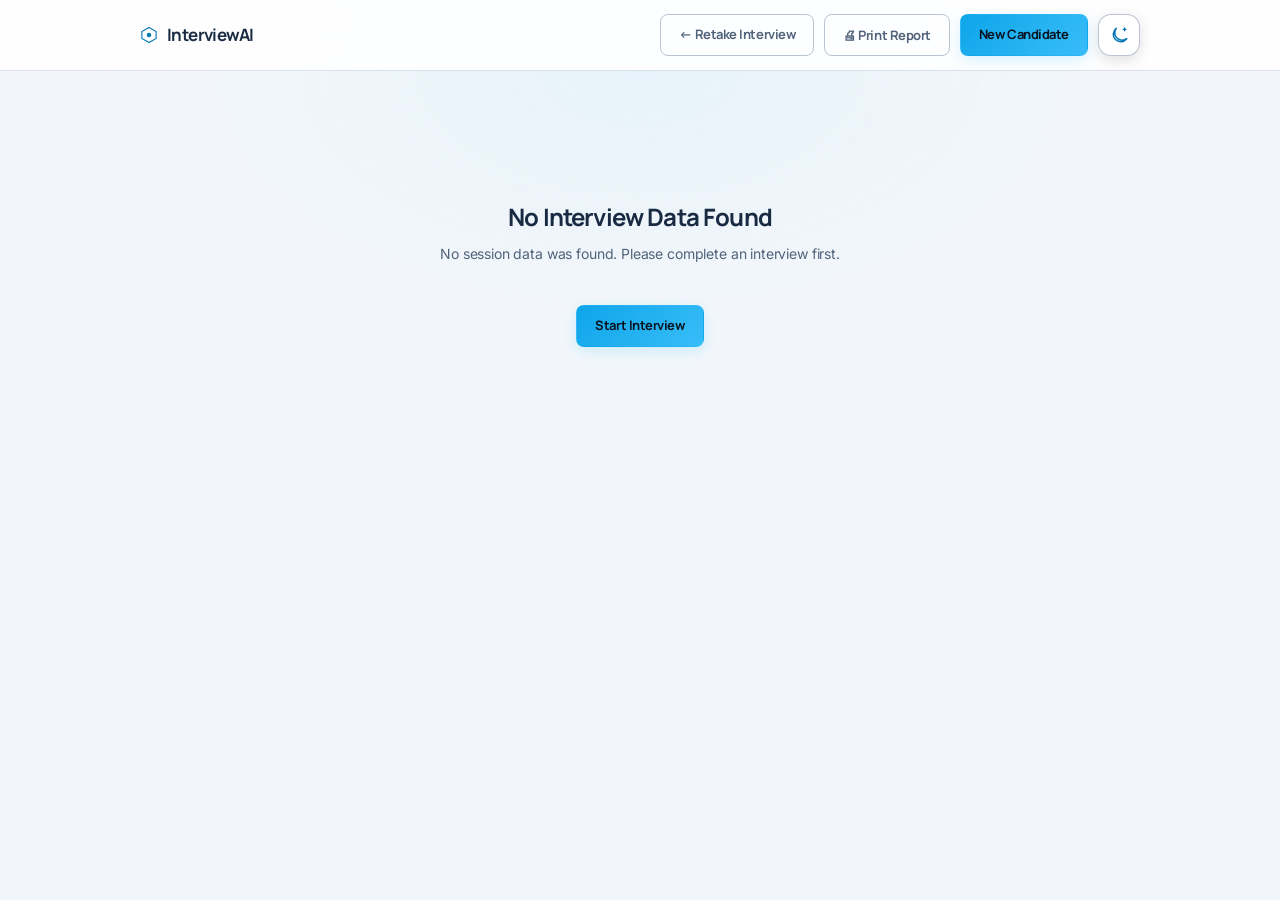
<file: frontend/report.html>
<!DOCTYPE html>
<html lang="en">
<head>
  <meta charset="UTF-8">
  <meta name="viewport" content="width=device-width, initial-scale=1.0">
  <title>Interview Report · InterviewAI</title>
  <link rel="preconnect" href="https://fonts.googleapis.com">
  <link rel="preconnect" href="https://fonts.gstatic.com" crossorigin>
  <link href="https://fonts.googleapis.com/css2?family=IBM+Plex+Mono:wght@400;500;600&family=Inter:wght@400;500;600;700&family=Manrope:wght@500;600;700;800&display=swap" rel="stylesheet">
  <script src="theme.js"></script>
  <style>
    :root {
      --bg:         #070c14;
      --surface:    #0d1624;
      --card:       #111d2e;
      --border:     rgba(100,160,255,0.10);
      --border-hi:  rgba(100,160,255,0.22);
      --accent:     #38bdf8;
      --green:      #34d399;
      --yellow:     #fbbf24;
      --red:        #f87171;
      --purple:     #a78bfa;
      --cyan:       #22d3ee;
      --orange:     #fb923c;
      --text:       #e2eaf5;
      --sub:        #8ba0bb;
      --dim:        #4d6480;
      --mono:       'IBM Plex Mono', monospace;
      --display:    'Syne', sans-serif;
      --body:       'Inter', sans-serif;
    }
    *, *::before, *::after { box-sizing: border-box; margin: 0; padding: 0; }
    html { scroll-behavior: smooth; }
    body { font-family: var(--body); background: var(--bg); color: var(--text); min-height: 100vh; overflow-x: hidden; }
    body::before { content: ''; position: fixed; top: -180px; left: 50%; transform: translateX(-50%); width: 900px; height: 500px; background: radial-gradient(ellipse, rgba(56,189,248,0.06) 0%, transparent 70%); pointer-events: none; z-index: 0; }
    body::after { content: ''; position: fixed; inset: 0; pointer-events: none; z-index: 0; opacity: 0.022; background-image: url("data:image/svg+xml,%3Csvg viewBox='0 0 256 256' xmlns='http://www.w3.org/2000/svg'%3E%3Cfilter id='n'%3E%3CfeTurbulence type='fractalNoise' baseFrequency='0.9' numOctaves='4' stitchTiles='stitch'/%3E%3C/filter%3E%3Crect width='100%25' height='100%25' filter='url(%23n)'/%3E%3C/svg%3E"); background-size: 128px; }

    .header { position: sticky; top: 0; z-index: 100; background: rgba(7,12,20,0.85); backdrop-filter: blur(16px); border-bottom: 1px solid var(--border); padding: 14px 24px; }
    .header-inner { max-width: 1000px; margin: 0 auto; display: flex; align-items: center; justify-content: space-between; gap: 16px; flex-wrap: wrap; }
    .logo { display: flex; align-items: center; gap: 9px; font-family: var(--display); font-weight: 700; font-size: 17px; color: var(--text); }
    .logo svg { color: var(--accent); }
    .header-actions { display: flex; gap: 10px; flex-wrap: wrap; }
    .btn { display: inline-flex; align-items: center; gap: 6px; padding: 9px 18px; border-radius: 8px; font-family: var(--display); font-size: 13px; font-weight: 700; cursor: pointer; border: 1px solid transparent; transition: all 0.2s; text-decoration: none; }
    .btn:hover { transform: translateY(-1px); }
    .btn-outline { background: transparent; border-color: var(--border-hi); color: var(--sub); }
    .btn-outline:hover { border-color: var(--accent); color: var(--accent); }
    .btn-primary { background: linear-gradient(135deg, #0ea5e9, #38bdf8); color: #07131f; box-shadow: 0 4px 14px rgba(56,189,248,0.2); }

    main { position: relative; z-index: 1; max-width: 1000px; margin: 0 auto; padding: 52px 24px 100px; }

    .report-hero { margin-bottom: 48px; padding-bottom: 36px; border-bottom: 1px solid var(--border); }
    .report-tag { font-family: var(--mono); font-size: 11px; letter-spacing: 2px; text-transform: uppercase; color: var(--accent); margin-bottom: 14px; opacity: 0.8; }
    .report-hero h1 { font-family: var(--display); font-size: clamp(2rem, 5vw, 3.2rem); font-weight: 800; letter-spacing: -1px; line-height: 1.1; margin-bottom: 10px; }
    .report-hero h1 em { font-style: normal; color: var(--accent); }
    .candidate-meta { display: flex; gap: 14px; flex-wrap: wrap; margin-top: 16px; }
    .meta-pill { font-family: var(--mono); font-size: 11px; padding: 4px 12px; border-radius: 100px; background: rgba(56,189,248,0.07); border: 1px solid rgba(56,189,248,0.18); color: var(--accent); letter-spacing: 0.5px; }

    .overview-grid { display: grid; grid-template-columns: repeat(auto-fit, minmax(160px, 1fr)); gap: 14px; margin-bottom: 36px; }
    .score-tile { background: var(--card); border: 1px solid var(--border); border-radius: 14px; padding: 18px 20px; border-top: 3px solid var(--accent); transition: border-color 0.2s; }
    .score-tile:hover { border-color: var(--border-hi); }
    .tile-label { font-family: var(--mono); font-size: 10px; letter-spacing: 1.5px; text-transform: uppercase; color: var(--dim); margin-bottom: 10px; }
    .tile-value { font-size: 28px; font-weight: 800; line-height: 1; margin-bottom: 8px; }
    .tile-bar { height: 4px; border-radius: 4px; background: rgba(255,255,255,0.06); overflow: hidden; margin-bottom: 8px; }
    .tile-bar-fill { height: 100%; border-radius: 4px; transition: width 1.2s cubic-bezier(0.16,1,0.3,1); }
    .tile-badge { display: inline-block; font-size: 10px; font-weight: 700; padding: 2px 8px; border-radius: 100px; letter-spacing: 0.8px; }

    .section-title { font-family: var(--display); font-size: 18px; font-weight: 700; color: var(--text); margin-bottom: 20px; display: flex; align-items: center; gap: 10px; }
    .section-title .line { flex: 1; height: 1px; background: var(--border); }

    .card { background: var(--card); border: 1px solid var(--border); border-radius: 16px; padding: 24px 26px; margin-bottom: 20px; box-shadow: 0 4px 24px rgba(0,0,0,0.3); animation: fadeUp 0.4s ease both; }
    @keyframes fadeUp { from { opacity: 0; transform: translateY(12px); } to { opacity: 1; transform: translateY(0); } }
    .card-eyebrow { font-family: var(--mono); font-size: 10px; letter-spacing: 2px; text-transform: uppercase; color: var(--dim); margin-bottom: 16px; padding-bottom: 12px; border-bottom: 1px solid var(--border); }
    .card-accent-blue   { border-top: 2px solid var(--accent); }
    .card-accent-green  { border-top: 2px solid var(--green); }
    .card-accent-yellow { border-top: 2px solid var(--yellow); }
    .card-accent-purple { border-top: 2px solid var(--purple); }
    .card-accent-orange { border-top: 2px solid var(--orange); }

    .answer-item { background: rgba(255,255,255,0.025); border: 1px solid var(--border); border-radius: 12px; padding: 18px 20px; margin-bottom: 14px; border-left: 3px solid var(--dim); }
    .answer-q-label { font-family: var(--mono); font-size: 10px; letter-spacing: 1.5px; text-transform: uppercase; color: var(--dim); margin-bottom: 8px; }
    .answer-q-text { font-size: 14px; font-weight: 600; color: var(--text); margin-bottom: 10px; line-height: 1.5; }
    .answer-a-text { font-size: 13px; color: var(--sub); font-style: italic; margin-bottom: 12px; line-height: 1.6; }
    .answer-scores { display: flex; flex-wrap: wrap; gap: 6px; }
    .score-chip { font-family: var(--mono); font-size: 11px; font-weight: 700; padding: 3px 10px; border-radius: 100px; }

    .metric-table { width: 100%; border-collapse: collapse; font-size: 13px; }
    .metric-table td { padding: 11px 14px; border-bottom: 1px solid var(--border); color: var(--sub); vertical-align: top; }
    .metric-table tr:last-child td { border-bottom: none; }
    .metric-table tr:nth-child(even) td { background: rgba(255,255,255,0.015); }
    .metric-icon { font-size: 15px; }
    .metric-label { font-size: 13px; color: rgba(255,255,255,0.75); }
    .metric-value { font-family: var(--mono); font-weight: 700; font-size: 14px; text-align: right; white-space: nowrap; }
    .metric-interp { font-size: 12px; color: rgba(255,255,255,0.45); line-height: 1.5; }

    .section-block { margin-bottom: 14px; border-radius: 0 10px 10px 0; border-left: 3px solid var(--accent); background: rgba(255,255,255,0.025); padding: 14px 16px; }
    .section-block-title { font-size: 11px; font-weight: 700; letter-spacing: 1px; text-transform: uppercase; color: var(--accent); margin-bottom: 8px; }
    .section-block-body { font-size: 13px; line-height: 1.75; color: rgba(255,255,255,0.72); }

    .bullet-list { list-style: none; padding: 0; margin: 0; }
    .bullet-list li { display: flex; gap: 10px; padding: 6px 0; border-bottom: 1px solid rgba(255,255,255,0.05); font-size: 13px; line-height: 1.6; color: rgba(255,255,255,0.68); }
    .bullet-list li:last-child { border-bottom: none; }
    .bullet-list li::before { content: '›'; color: rgba(255,255,255,0.25); flex-shrink: 0; }

    /* ── Video section specific ── */
    .video-metric-grid { display: grid; grid-template-columns: repeat(auto-fit, minmax(150px, 1fr)); gap: 12px; margin-bottom: 24px; }
    .video-metric-tile { border-radius: 12px; padding: 16px 18px; background: rgba(255,255,255,0.03); border: 1px solid rgba(255,255,255,0.06); }
    .video-metric-label { font-family: var(--mono); font-size: 10px; letter-spacing: 1.5px; text-transform: uppercase; color: var(--dim); margin-bottom: 8px; }
    .video-metric-value { font-size: 26px; font-weight: 800; line-height: 1; margin-bottom: 6px; }
    .video-metric-bar { height: 3px; border-radius: 3px; background: rgba(255,255,255,0.05); overflow: hidden; margin-bottom: 8px; }
    .video-metric-bar-fill { height: 100%; border-radius: 3px; transition: width 1.2s cubic-bezier(0.16,1,0.3,1); }
    .video-metric-hint { font-size: 11px; color: var(--dim); margin-top: 6px; }

    .video-insights-grid { display: grid; grid-template-columns: repeat(auto-fit, minmax(250px, 1fr)); gap: 14px; margin-top: 20px; }
    .video-insight-block { border-radius: 10px; padding: 16px 18px; }
    .video-insight-title { font-size: 11px; font-weight: 700; letter-spacing: 1px; text-transform: uppercase; margin-bottom: 12px; }

    .growth-grid { display: grid; grid-template-columns: repeat(auto-fill, minmax(260px, 1fr)); gap: 12px; margin-bottom: 20px; }
    .growth-tile { padding: 16px 18px; border-radius: 12px; font-size: 12px; line-height: 1.7; color: rgba(255,255,255,0.6); }
    .growth-tile-title { font-size: 11px; font-weight: 700; letter-spacing: 1px; text-transform: uppercase; margin-bottom: 8px; }
    .encourage-box { padding: 18px; border-radius: 10px; background: rgba(255,255,255,0.03); border: 1px solid rgba(255,255,255,0.07); text-align: center; font-size: 13px; line-height: 1.8; color: rgba(255,255,255,0.5); }

    .overall-badge { text-align: center; padding: 14px 22px; border-radius: 12px; display: inline-block; }
    .overall-score { font-size: 42px; font-weight: 800; line-height: 1; }
    .overall-label { font-size: 11px; letter-spacing: 1px; text-transform: uppercase; margin-top: 4px; }
    .overall-text  { font-size: 12px; font-weight: 700; margin-top: 6px; }

    .empty-state { text-align: center; padding: 80px 24px; }
    .empty-state h2 { font-family: var(--display); font-size: 24px; margin-bottom: 12px; }
    .empty-state p  { color: var(--sub); font-size: 14px; margin-bottom: 24px; }

    @media print { .header, .header-actions, .btn { display: none !important; } body { background: white; color: black; } }
    @media (max-width: 600px) { main { padding: 28px 16px 60px; } .report-hero h1 { font-size: 1.8rem; } }
    ::-webkit-scrollbar { width: 6px; }
    ::-webkit-scrollbar-track { background: var(--bg); }
    ::-webkit-scrollbar-thumb { background: rgba(100,160,255,0.15); border-radius: 3px; }
  </style>
  <link rel="stylesheet" href="theme.css">
</head>
<body>

<header class="header">
  <div class="header-inner">
    <div class="logo">
      <svg width="18" height="18" viewBox="0 0 24 24" fill="none">
        <path d="M12 2L21.5 7.5V16.5L12 22L2.5 16.5V7.5L12 2Z" stroke="currentColor" stroke-width="1.5"/>
        <circle cx="12" cy="12" r="3" fill="currentColor"/>
      </svg>
      InterviewAI
    </div>
    <div class="header-actions">
      <a href="interview.html" class="btn btn-outline">← Retake Interview</a>
      <button class="btn btn-outline" onclick="window.print()">🖨 Print Report</button>
      <a href="register.html" class="btn btn-primary">New Candidate</a>
    </div>
  </div>
</header>

<main id="reportMain">
  <div class="empty-state">
    <h2>Preparing your report…</h2>
    <p>Loading interview data from your session.</p>
  </div>
</main>

<script>
// ═══════════════════════════════════════════════════
// LOAD DATA
// ═══════════════════════════════════════════════════
var answers        = JSON.parse(sessionStorage.getItem('interviewAnswers') || '[]');
var totalQuestions = parseInt(sessionStorage.getItem('totalQuestions') || '3');
var candidateName  = sessionStorage.getItem('candidateName')  || 'Candidate';
var candidateEmail = sessionStorage.getItem('candidateEmail') || '—';

// ═══════════════════════════════════════════════════
// HELPERS
// ═══════════════════════════════════════════════════
function rc(v, max, inv) {
  max = max || 10; inv = inv || false;
  var r = v / max;
  if (inv) return r < 0.05 ? '#34d399' : r < 0.15 ? '#fbbf24' : '#f87171';
  return r >= 0.75 ? '#34d399' : r >= 0.50 ? '#fbbf24' : '#f87171';
}
function badge(v) {
  if (v >= 8.5) return { l:'Excellent',     c:'#34d399' };
  if (v >= 7.0) return { l:'Good',          c:'#6ee7b7' };
  if (v >= 5.5) return { l:'Average',       c:'#fbbf24' };
  if (v >= 4.0) return { l:'Below Average', c:'#fb923c' };
  return               { l:'Needs Work',    c:'#f87171' };
}
function blist(items) {
  if (!items || !items.length) return '<p style="color:rgba(255,255,255,0.3);font-size:13px;margin:0;">None noted.</p>';
  var r = '<ul class="bullet-list">';
  for (var i = 0; i < items.length; i++) r += '<li>' + items[i] + '</li>';
  return r + '</ul>';
}
function secBlock(icon, title, body, color) {
  color = color || '#38bdf8';
  return '<div class="section-block" style="border-left-color:' + color + ';">'
       + '<div class="section-block-title" style="color:' + color + ';">' + icon + ' ' + title + '</div>'
       + '<div class="section-block-body">' + body + '</div>'
       + '</div>';
}
function tile(label, val, max, inv, hint) {
  max = max||10; inv=inv||false; hint=hint||'';
  var color = rc(val,max,inv);
  var pct   = Math.round((val/max)*100);
  var b     = inv
    ? (pct<5?{l:'Excellent',c:'#34d399'}:pct<15?{l:'Moderate',c:'#fbbf24'}:{l:'High',c:'#f87171'})
    : badge(val);
  var disp  = max===10 ? val.toFixed(1)+' / 10' : val.toFixed(1)+'%';
  return '<div class="score-tile" style="border-top-color:'+color+';">'
       + '<div class="tile-label">'+label+'</div>'
       + '<div class="tile-value" style="color:'+color+';">'+disp+'</div>'
       + '<div class="tile-bar"><div class="tile-bar-fill" style="width:'+pct+'%;background:'+color+';"></div></div>'
       + '<span class="tile-badge" style="background:'+b.c+'22;color:'+b.c+';border:1px solid '+b.c+'44;">'+b.l+'</span>'
       + (hint?'<div style="font-size:11px;color:var(--dim);margin-top:6px;">'+hint+'</div>':'')
       + '</div>';
}
function iContent(v){return v>=8?'Score <strong>'+v.toFixed(1)+'/10</strong> — answers were relevant, specific, and addressed questions well.':v>=6?'Score <strong>'+v.toFixed(1)+'/10</strong> — on the right track; more specific examples would strengthen answers.':v>=4?'Score <strong>'+v.toFixed(1)+'/10</strong> — some connection, but answers could be more focused.':'Score <strong>'+v.toFixed(1)+'/10</strong> — answers didn\'t closely address questions. STAR method practice would help.';}
function iTone(v){return v>=8?'Score <strong>'+v.toFixed(1)+'/10</strong> — spoke clearly with good expression; engaged and professional.':v>=6?'Score <strong>'+v.toFixed(1)+'/10</strong> — generally good; varying pace would take this higher.':v>=4?'Score <strong>'+v.toFixed(1)+'/10</strong> — moments of flat or rushed tone. Recording yourself would help.':'Score <strong>'+v.toFixed(1)+'/10</strong> — delivery made the message harder to land. Daily reading aloud builds this skill.';}
function iConf(v){return v>=8?'Score <strong>'+v.toFixed(1)+'/10</strong> — came across assured and composed.':v>=6?'Score <strong>'+v.toFixed(1)+'/10</strong> — reasonably confident; practice makes it more natural.':v>=4?'Score <strong>'+v.toFixed(1)+'/10</strong> — some nervousness showed. Mock interviews fix this.':'Score <strong>'+v.toFixed(1)+'/10</strong> — uncertainty came through. Confidence is a skill — daily practice builds it fast.';}
function iFill(v){return v<3?'<strong>'+v.toFixed(1)+'%</strong> — almost none. Clean, polished speech.':v<8?'<strong>'+v.toFixed(1)+'%</strong> — small number; generally in good shape.':v<15?'<strong>'+v.toFixed(1)+'%</strong> — fillers appeared frequently. Replace with a confident pause.':'<strong>'+v.toFixed(1)+'%</strong> — quite high. Recording and counting fillers reduces them fast.';}
function iFumb(v){return v<2?'<strong>'+v.toFixed(1)+'%</strong> — very clean delivery.':v<5?'<strong>'+v.toFixed(1)+'%</strong> — a few hesitations; normal in live interviews.':'<strong>'+v.toFixed(1)+'%</strong> — noticeable stumbling. Pause 2 s before answering to organise thoughts.';}
function iWords(v){return v>100?'<strong>'+v+' words</strong> — well-developed, detailed answer.':v>50?'<strong>'+v+' words</strong> — reasonable; slightly more detail would help.':v>20?'<strong>'+v+' words</strong> — on the brief side. Expand with examples.':'<strong>'+v+' words</strong> — very short. 60–80 words per answer makes a big difference.';}

// ═══════════════════════════════════════════════════
// AGGREGATE — two INDEPENDENT loops
// ═══════════════════════════════════════════════════
var totC=0,totT=0,totO=0,totCon=0,totFil=0,totFum=0,totW=0;
var allStr=[],allWeak=[],allImpr=[],allComm=[];
var scored=0;

// Loop A: audio/text scores
for (var i=0;i<answers.length;i++) {
  var s = answers[i].ai_score;
  if (!s || s.error) continue;
  totC   += s.content_score    || 0;
  totT   += s.tone_score       || 0;
  totO   += s.overall_score    || 0;
  totCon += s.confidence_score || 0;
  totFil += s.filler_word_rate || 0;
  totFum += s.fumble_rate      || 0;
  totW   += s.word_count       || 0;
  scored++;
  (s.strengths    ||[]).forEach(function(x){if(!allStr.includes(x))  allStr.push(x);});
  (s.weaknesses   ||[]).forEach(function(x){if(!allWeak.includes(x)) allWeak.push(x);});
  (s.improvements ||[]).forEach(function(x){if(!allImpr.includes(x)) allImpr.push(x);});
  if (s.communication_comment) allComm.push(s.communication_comment);
}

// Loop B: video — fully independent, NOT gated on ai_score
var videoAnswers = [];
for (var j=0;j<answers.length;j++) {
  var va = answers[j].video_analysis;
  if (va && !va.error) videoAnswers.push(va);
}

var n    = scored||1;
var avgC = totC/n, avgT=totT/n, avgO=totO/n, avgCon=totCon/n;
var avgFil=totFil/n, avgFum=totFum/n, avgW=Math.round(totW/n);
var ovBadge = badge(avgO);

// ═══════════════════════════════════════════════════
// VIDEO SECTION — standalone function, string concat
// ═══════════════════════════════════════════════════
function buildVideoSection() {
  if (videoAnswers.length === 0) return '';

  var totalEye=0, totalShoulder=0, totalSpine=0, totalFrames=0;
  var confArr=[];
  var allOverall=[], allEyeA=[], allPostA=[];
  var blStr=[], blImp=[], blRec=[];
  var method='rule_based';

  for (var i=0;i<videoAnswers.length;i++) {
    var va = videoAnswers[i];
    var rm = va.raw_metrics  || {};
    var as = va.assessment   || {};

    totalEye      += (rm.eye_contact_rate       || 0);
    totalShoulder += (rm.avg_shoulder_alignment || 0);
    totalSpine    += (rm.avg_spine_angle        || 0);
    totalFrames   += (rm.total_frames           || 0);

    if (typeof as.confidence_projection_score === 'number') confArr.push(as.confidence_projection_score);
    if (as.overall_assessment)    allOverall.push(as.overall_assessment);
    if (as.eye_contact_analysis)  allEyeA.push(as.eye_contact_analysis);
    if (as.posture_analysis)      allPostA.push(as.posture_analysis);
    if (va.analysis_method==='ai') method='ai';

    (as.strengths                  ||[]).forEach(function(x){if(!blStr.includes(x)) blStr.push(x);});
    (as.areas_for_improvement      ||[]).forEach(function(x){if(!blImp.includes(x)) blImp.push(x);});
    (as.improvement_recommendations||[]).forEach(function(x){if(!blRec.includes(x)) blRec.push(x);});
  }

  var cnt  = videoAnswers.length;
  var aEye = totalEye/cnt;
  var aSho = totalShoulder/cnt;
  var aSpi = totalSpine/cnt;
  var aConf = confArr.length ? confArr.reduce(function(a,b){return a+b;},0)/confArr.length : null;

  var eyeC  = aEye>=0.7?'#34d399':aEye>=0.5?'#fbbf24':'#f87171';
  var shoC  = Math.abs(aSho)<5?'#34d399':Math.abs(aSho)<12?'#fbbf24':'#f87171';
  var spiC  = (aSpi>=75&&aSpi<=95)?'#34d399':'#fbbf24';
  var conC  = aConf!==null?(aConf>=7?'#34d399':aConf>=5?'#fbbf24':'#f87171'):'#38bdf8';

  var eyeBadge = aEye>=0.7?'Strong':aEye>=0.5?'Moderate':'Needs Work';
  var shoBadge = Math.abs(aSho)<5?'Well Aligned':'Needs Adjustment';
  var spiBadge = (aSpi>=75&&aSpi<=95)?'Upright':'Adjust Posture';
  var conBadge = aConf!==null?(aConf>=7?'Strong':aConf>=5?'Moderate':'Developing'):'—';

  var isAI = (method==='ai');
  var mBg  = isAI?'rgba(52,211,153,0.12)':'rgba(251,191,36,0.12)';
  var mBrd = isAI?'rgba(52,211,153,0.3)':'rgba(251,191,36,0.3)';
  var mClr = isAI?'#34d399':'#fbbf24';
  var mLbl = isAI?'✦ OpenAI-Powered Analysis':'⚙ Rule-Based Analysis';

  var eyePct = Math.round(aEye*100);
  var shoPct = Math.max(0, Math.round(100 - Math.abs(aSho)*6));
  var spiPct = Math.min(100, Math.round((aSpi/90)*100));
  var conPct = aConf!==null ? Math.round(aConf*10) : 0;

  var h = '';
  h += '<div class="section-title"><span>🎥 Body Language Analysis</span><span class="line"></span></div>';
  h += '<div class="card card-accent-orange" style="margin-bottom:40px;">';
  h += '<div class="card-eyebrow">🎥 &nbsp;VIDEO BODY LANGUAGE REPORT</div>';

  // Method badge + frame count
  h += '<div style="display:flex;align-items:center;gap:12px;flex-wrap:wrap;margin-bottom:20px;">';
  h += '<span style="display:inline-flex;align-items:center;gap:6px;font-family:var(--mono);font-size:11px;font-weight:700;padding:4px 14px;border-radius:100px;background:'+mBg+';border:1px solid '+mBrd+';color:'+mClr+';">'+mLbl+'</span>';
  h += '<span style="font-family:var(--mono);font-size:12px;color:var(--dim);">'+cnt+' answer'+(cnt!==1?'s':'')+' analysed &nbsp;·&nbsp; '+totalFrames.toLocaleString()+' video frames processed</span>';
  h += '</div>';

  // ── 4 metric tiles
  h += '<div class="video-metric-grid">';

  h += '<div class="video-metric-tile" style="border-left:3px solid '+eyeC+';">';
  h += '<div class="video-metric-label">Avg Eye Contact</div>';
  h += '<div class="video-metric-value" style="color:'+eyeC+';">'+eyePct+'%</div>';
  h += '<div class="video-metric-bar"><div class="video-metric-bar-fill" style="width:'+eyePct+'%;background:'+eyeC+';"></div></div>';
  h += '<span class="tile-badge" style="background:'+eyeC+'22;color:'+eyeC+';border:1px solid '+eyeC+'44;">'+eyeBadge+'</span>';
  h += '<div class="video-metric-hint">Target: 70%+</div>';
  h += '</div>';

  h += '<div class="video-metric-tile" style="border-left:3px solid '+shoC+';">';
  h += '<div class="video-metric-label">Shoulder Alignment</div>';
  h += '<div class="video-metric-value" style="color:'+shoC+';">'+aSho.toFixed(1)+'°</div>';
  h += '<div class="video-metric-bar"><div class="video-metric-bar-fill" style="width:'+shoPct+'%;background:'+shoC+';"></div></div>';
  h += '<span class="tile-badge" style="background:'+shoC+'22;color:'+shoC+';border:1px solid '+shoC+'44;">'+shoBadge+'</span>';
  h += '<div class="video-metric-hint">Target: &lt;5° tilt</div>';
  h += '</div>';

  h += '<div class="video-metric-tile" style="border-left:3px solid '+spiC+';">';
  h += '<div class="video-metric-label">Spine / Posture</div>';
  h += '<div class="video-metric-value" style="color:'+spiC+';">'+aSpi.toFixed(1)+'°</div>';
  h += '<div class="video-metric-bar"><div class="video-metric-bar-fill" style="width:'+spiPct+'%;background:'+spiC+';"></div></div>';
  h += '<span class="tile-badge" style="background:'+spiC+'22;color:'+spiC+';border:1px solid '+spiC+'44;">'+spiBadge+'</span>';
  h += '<div class="video-metric-hint">Target: 75°–95°</div>';
  h += '</div>';

  if (aConf !== null) {
    h += '<div class="video-metric-tile" style="border-left:3px solid '+conC+';">';
    h += '<div class="video-metric-label">Confidence Score</div>';
    h += '<div class="video-metric-value" style="color:'+conC+';">'+aConf.toFixed(1)+'<span style="font-size:14px;font-weight:400;opacity:.6;">/10</span></div>';
    h += '<div class="video-metric-bar"><div class="video-metric-bar-fill" style="width:'+conPct+'%;background:'+conC+';"></div></div>';
    h += '<span class="tile-badge" style="background:'+conC+'22;color:'+conC+';border:1px solid '+conC+'44;">'+conBadge+'</span>';
    h += '<div class="video-metric-hint">Target: 7.0+</div>';
    h += '</div>';
  }

  h += '</div>'; // end video-metric-grid

  // ── Overall Assessment
  if (allOverall.length) {
    h += '<div class="section-block" style="border-left-color:#fb923c;margin-top:8px;">';
    h += '<div class="section-block-title" style="color:#fb923c;">📊 Overall Body Language Assessment</div>';
    h += '<div class="section-block-body">'+allOverall[0]+'</div>';
    h += '</div>';
  }

  // ── Eye Contact detail
  if (allEyeA.length) {
    var ea = allEyeA[0];
    var earating = ea.rating || '';
    var eaanalysis = ea.analysis || '';
    var eaC = earating==='Strong'?'#34d399':earating==='Moderate'?'#fbbf24':'#f87171';
    h += '<div class="section-block" style="border-left-color:'+eaC+';">';
    h += '<div class="section-block-title" style="color:'+eaC+';">👁️ Eye Contact — '+earating+'</div>';
    h += '<div class="section-block-body">'+eaanalysis+'</div>';
    h += '</div>';
  }

  // ── Posture detail
  if (allPostA.length) {
    var pa = allPostA[0];
    var parating = pa.rating || '';
    var paanalysis = pa.analysis || '';
    var paC = parating==='Good'?'#34d399':parating==='Moderate'?'#fbbf24':'#f87171';
    h += '<div class="section-block" style="border-left-color:'+paC+';">';
    h += '<div class="section-block-title" style="color:'+paC+';">🧍 Posture — '+parating+'</div>';
    h += '<div class="section-block-body">'+paanalysis+'</div>';
    h += '</div>';
  }

  // ── Strengths / Improvements / Recommendations in 3-col grid
  if (blStr.length || blImp.length || blRec.length) {
    h += '<div class="video-insights-grid">';
    if (blStr.length) {
      h += '<div class="video-insight-block" style="background:rgba(52,211,153,0.05);border:1px solid rgba(52,211,153,0.15);">';
      h += '<div class="video-insight-title" style="color:#34d399;">✅ Body Language Strengths</div>';
      h += blist(blStr.slice(0,5));
      h += '</div>';
    }
    if (blImp.length) {
      h += '<div class="video-insight-block" style="background:rgba(248,113,113,0.05);border:1px solid rgba(248,113,113,0.15);">';
      h += '<div class="video-insight-title" style="color:#f87171;">⚠️ Areas to Improve</div>';
      h += blist(blImp.slice(0,5));
      h += '</div>';
    }
    if (blRec.length) {
      h += '<div class="video-insight-block" style="background:rgba(251,146,60,0.05);border:1px solid rgba(251,146,60,0.15);">';
      h += '<div class="video-insight-title" style="color:#fb923c;">📈 Recommendations</div>';
      h += blist(blRec.slice(0,5));
      h += '</div>';
    }
    h += '</div>';
  }

  h += '</div>'; // end card
  return h;
}

// ═══════════════════════════════════════════════════
// RENDER
// ═══════════════════════════════════════════════════
function render() {
  var main = document.getElementById('reportMain');
  if (!answers.length) {
    main.innerHTML = '<div class="empty-state"><h2>No Interview Data Found</h2><p>No session data was found. Please complete an interview first.</p><a href="register.html" class="btn btn-primary" style="display:inline-flex;margin:16px auto 0;">Start Interview</a></div>';
    return;
  }

  var dateStr = new Date().toLocaleDateString('en-US',{weekday:'long',year:'numeric',month:'long',day:'numeric'});
  var h = '';

  // Hero
  h += '<div class="report-hero">';
  h += '<div class="report-tag">// InterviewAI · Full Candidate Report</div>';
  h += '<h1>Interview Report<br><em>'+candidateName+'</em></h1>';
  h += '<div class="candidate-meta">';
  h += '<span class="meta-pill">📧 '+candidateEmail+'</span>';
  h += '<span class="meta-pill">📅 '+dateStr+'</span>';
  h += '<span class="meta-pill">❓ '+answers.length+' / '+totalQuestions+' answered</span>';
  h += '<span class="meta-pill">📊 '+scored+' audio scored</span>';
  if (videoAnswers.length) h += '<span class="meta-pill">🎥 '+videoAnswers.length+' video analysed</span>';
  h += '</div></div>';

  // Overall banner
  h += '<div class="card card-accent-blue" style="display:flex;align-items:center;justify-content:space-between;flex-wrap:wrap;gap:20px;margin-bottom:36px;">';
  h += '<div>';
  h += '<div style="font-family:var(--mono);font-size:10px;letter-spacing:2px;text-transform:uppercase;color:var(--dim);margin-bottom:6px;">Overall Performance</div>';
  h += '<div style="font-family:var(--display);font-size:22px;font-weight:800;color:var(--text);margin-bottom:4px;">'+ovBadge.l+' — '+avgO.toFixed(1)+' / 10</div>';
  h += '<div style="font-size:13px;color:var(--sub);">Across '+scored+' scored answer'+(scored!==1?'s':'')+' &nbsp;·&nbsp; '+avgW+' avg words &nbsp;·&nbsp; '+avgFil.toFixed(1)+'% avg filler rate</div>';
  h += '</div>';
  h += '<div class="overall-badge" style="background:'+ovBadge.c+'12;border:2px solid '+ovBadge.c+'44;">';
  h += '<div class="overall-score" style="color:'+ovBadge.c+';">'+avgO.toFixed(1)+'</div>';
  h += '<div class="overall-label" style="color:'+ovBadge.c+';">out of 10</div>';
  h += '<div class="overall-text" style="color:'+ovBadge.c+';">'+ovBadge.l+'</div>';
  h += '</div></div>';

  // Score tiles
  h += '<div class="section-title"><span>Performance Overview</span><span class="line"></span></div>';
  h += '<div class="overview-grid" style="margin-bottom:40px;">';
  h += tile('Avg Content',    avgC,   10, false, 'Answer relevance & depth');
  h += tile('Avg Tone',       avgT,   10, false, 'Vocal delivery & expression');
  h += tile('Avg Confidence', avgCon, 10, false, 'Composure & assurance');
  
  h += tile('Avg Filler %',   avgFil, 100, true, 'Lower is better');
  h += tile('Avg Fumble %',   avgFum, 20,  true, 'Lower is better');
  h += '</div>';

  // Metric table
  h += '<div class="section-title"><span>What Your Numbers Mean</span><span class="line"></span></div>';
  h += '<div class="card card-accent-blue" style="margin-bottom:40px;">';
  h += '<div class="card-eyebrow">📊 &nbsp;Metric-by-Metric Breakdown</div>';
  h += '<table class="metric-table">';
  h += '<tr><td><span class="metric-icon">📋</span> <span class="metric-label">Content Quality</span></td><td class="metric-value" style="color:'+rc(avgC,10)+';">'+avgC.toFixed(1)+'/10</td><td class="metric-interp">'+iContent(avgC)+'</td></tr>';
  h += '<tr style="background:rgba(255,255,255,0.015);"><td><span class="metric-icon">🎙️</span> <span class="metric-label">Vocal Tone</span></td><td class="metric-value" style="color:'+rc(avgT,10)+';">'+avgT.toFixed(1)+'/10</td><td class="metric-interp">'+iTone(avgT)+'</td></tr>';
  h += '<tr><td><span class="metric-icon">💪</span> <span class="metric-label">Confidence</span></td><td class="metric-value" style="color:'+rc(avgCon,10)+';">'+avgCon.toFixed(1)+'/10</td><td class="metric-interp">'+iConf(avgCon)+'</td></tr>';
  h += '<tr style="background:rgba(255,255,255,0.015);"><td><span class="metric-icon">🗣️</span> <span class="metric-label">Filler Words</span></td><td class="metric-value" style="color:'+rc(avgFil,100,true)+';">'+avgFil.toFixed(1)+'%</td><td class="metric-interp">'+iFill(avgFil)+'</td></tr>';
  h += '<tr><td><span class="metric-icon">🔁</span> <span class="metric-label">Fumbles/Repeats</span></td><td class="metric-value" style="color:'+rc(avgFum,20,true)+';">'+avgFum.toFixed(1)+'%</td><td class="metric-interp">'+iFumb(avgFum)+'</td></tr>';
  h += '<tr style="background:rgba(255,255,255,0.015);"><td><span class="metric-icon">📝</span> <span class="metric-label">Word Count</span></td><td class="metric-value" style="color:'+rc(avgW,100)+';">'+avgW+' words</td><td class="metric-interp">'+iWords(avgW)+'</td></tr>';
  h += '</table></div>';

  // Per-question breakdown
  h += '<div class="section-title"><span>Per-Question Breakdown</span><span class="line"></span></div>';
  h += '<div class="card card-accent-yellow" style="margin-bottom:40px;">';
  h += '<div class="card-eyebrow">❓ &nbsp;All Answers &amp; Scores</div>';

  for (var qi=0;qi<answers.length;qi++) {
    var item = answers[qi];
    var qs   = item.ai_score;
    var hasS = qs && !qs.error;
    var qva  = item.video_analysis;
    var hasV = qva && !qva.error && qva.raw_metrics;
    var lc   = hasS ? rc(qs.overall_score||0,10) : 'var(--dim)';

    h += '<div class="answer-item" style="border-left-color:'+lc+';">';
    h += '<div class="answer-q-label">Question '+(qi+1)+'</div>';
    h += '<div class="answer-q-text">'+(item.question||'—')+'</div>';
    h += '<div class="answer-a-text">'+(item.answer||'—')+'</div>';
    h += '<div class="answer-scores">';

    if (hasS) {
      var chips=[['Content',qs.content_score||0,10],['Tone',qs.tone_score||0,10],['Overall',qs.overall_score||0,10],['Confidence',qs.confidence_score||0,10]];
      for (var ci=0;ci<chips.length;ci++) {
        var cl=chips[ci][0],cv=chips[ci][1],cm=chips[ci][2],cc=rc(cv,cm);
        h += '<span class="score-chip" style="background:'+cc+'18;color:'+cc+';border:1px solid '+cc+'44;">'+cl+': '+cv.toFixed(1)+'/10</span>';
      }
      h += '<span class="score-chip" style="background:rgba(251,191,36,0.1);color:#fbbf24;border:1px solid rgba(251,191,36,0.3);">Filler: '+(qs.filler_word_rate||0).toFixed(1)+'%</span>';
      h += '<span class="score-chip" style="background:rgba(167,139,250,0.1);color:#a78bfa;border:1px solid rgba(167,139,250,0.3);">'+(qs.word_count||0)+' words</span>';
    } else {
      h += '<span style="font-size:12px;color:var(--dim);font-family:var(--mono);">No audio score</span>';
    }

    if (hasV) {
      var vep = Math.round((qva.raw_metrics.eye_contact_rate||0)*100);
      var vec = vep>=70?'#34d399':vep>=50?'#fbbf24':'#f87171';
      h += '<span class="score-chip" style="background:rgba(251,146,60,0.1);color:#fb923c;border:1px solid rgba(251,146,60,0.3);">👁 Eye: '+vep+'%</span>';
      if (qva.assessment && typeof qva.assessment.confidence_projection_score === 'number') {
        var vc = qva.assessment.confidence_projection_score;
        var vcc = vc>=7?'#34d399':vc>=5?'#fbbf24':'#f87171';
        h += '<span class="score-chip" style="background:'+vcc+'18;color:'+vcc+';border:1px solid '+vcc+'44;">🎥 Body Conf: '+vc.toFixed(1)+'/10</span>';
      }
    }

    h += '</div></div>'; // answer-scores + answer-item
  }
  h += '</div>'; // card

  // Strengths / Weaknesses
  if (allStr.length || allWeak.length) {
    h += '<div class="section-title"><span>Qualitative Insights</span><span class="line"></span></div>';
    h += '<div style="display:grid;grid-template-columns:repeat(auto-fit,minmax(300px,1fr));gap:16px;margin-bottom:40px;">';
    if (allStr.length)  h += '<div class="card card-accent-green"><div class="card-eyebrow">✅ &nbsp;Key Strengths</div>'+blist(allStr.slice(0,6))+'</div>';
    if (allWeak.length) h += '<div class="card card-accent-blue" style="border-top-color:#f87171;"><div class="card-eyebrow">⚠️ &nbsp;Recurring Weak Spots</div>'+blist(allWeak.slice(0,6))+'</div>';
    h += '</div>';
  }
  if (allImpr.length) {
    h += '<div class="card card-accent-purple" style="margin-bottom:40px;">';
    h += '<div class="card-eyebrow">📈 &nbsp;Priority Improvement Areas</div>'+blist(allImpr.slice(0,6));
    h += '</div>';
  }

  // ── VIDEO SECTION injected here
  h += buildVideoSection();

  // Growth plan
  h += '<div class="section-title"><span>Your Personal Growth Plan</span><span class="line"></span></div>';
  h += '<div class="card card-accent-blue" style="border:1px solid rgba(56,189,248,0.2);background:linear-gradient(135deg,rgba(56,189,248,0.04) 0%,rgba(167,139,250,0.04) 100%);margin-bottom:40px;">';
  h += '<div class="card-eyebrow">🌱 &nbsp;Tailored Next Steps</div>';
  h += '<p style="font-size:14px;line-height:1.8;color:rgba(255,255,255,0.7);margin-bottom:20px;">First off — <strong style="color:#38bdf8;">thank you for completing this interview.</strong> It takes real courage to put yourself out there. Every session you do, whether it goes perfectly or not, is making you better.</p>';
  h += '<div class="growth-grid">';
  h += '<div class="growth-tile" style="background:rgba(52,211,153,0.06);border:1px solid rgba(52,211,153,0.18);"><div class="growth-tile-title" style="color:#34d399;">💪 Build Confidence</div>'+(avgCon>=7?"You already sound composed and confident — a real asset. Keep recording mock answers to maintain this level.":"Confidence comes from repetition. Answer one question out loud every day, then play it back. Hearing yourself improves awareness faster than anything.")+'</div>';
  h += '<div class="growth-tile" style="background:rgba(251,191,36,0.06);border:1px solid rgba(251,191,36,0.18);"><div class="growth-tile-title" style="color:#fbbf24;">🗣️ Reduce Filler Words</div>'+(avgFil<5?"Your filler word control is excellent. Stay mindful when nerves kick in during real interviews.":"Write your answer before speaking. Reading it once organises your thought so fewer fillers creep in. A confident pause always beats an 'um'.")+'</div>';
  h += '<div class="growth-tile" style="background:rgba(56,189,248,0.06);border:1px solid rgba(56,189,248,0.18);"><div class="growth-tile-title" style="color:#38bdf8;">📋 Structure Answers</div>'+(avgC>=7?"Your content is strong. End every answer with a clear conclusion to make it land even harder.":"Try the STAR method: Situation → Task → Action → Result. It keeps you on-topic and gives interviewers exactly what they need.")+'</div>';
  h += '<div class="growth-tile" style="background:rgba(167,139,250,0.06);border:1px solid rgba(167,139,250,0.18);"><div class="growth-tile-title" style="color:#a78bfa;">🎙️ Tone &amp; Delivery</div>'+(avgT>=7?"Your delivery is clear and expressive. Slow down slightly on key points to let them land.":"Read a short passage aloud each morning focusing on pitch and pace variation. This trains your voice to sound more engaged naturally.")+'</div>';
  if (allStr[0]) h += '<div class="growth-tile" style="background:rgba(34,211,238,0.06);border:1px solid rgba(34,211,238,0.18);"><div class="growth-tile-title" style="color:#22d3ee;">⭐ Leverage Your Strength</div>One thing you clearly have: <em style="color:#22d3ee;">"'+allStr[0]+'"</em>. Lead with it in your opener and let it set the tone.</div>';
  if (allImpr[0]) h += '<div class="growth-tile" style="background:rgba(248,113,113,0.06);border:1px solid rgba(248,113,113,0.18);"><div class="growth-tile-title" style="color:#f87171;">🎯 Your #1 Focus</div>If you could work on just one thing: <em style="color:#f87171;">"'+allImpr[0]+'"</em>. Practise one answer 5 times out loud — targeted repetition beats general effort every time.</div>';
  h += '</div>';
  h += '<div class="encourage-box"><strong style="color:var(--text);">Every great communicator started exactly where you are.</strong><br>The fact that you\'re practising with AI feedback puts you ahead of 90% of candidates. Keep recording, keep going — and <strong style="color:var(--accent);">you will see real improvement.</strong> 💙</div>';
  h += '</div>';

  // Footer
  h += '<div style="text-align:center;padding:20px 0;font-family:var(--mono);font-size:11px;color:var(--dim);letter-spacing:0.5px;">InterviewAI · Candidate Report · Generated '+dateStr+'</div>';

  main.innerHTML = h;

  // Animate all fill bars
  requestAnimationFrame(function(){
    document.querySelectorAll('.tile-bar-fill,.video-metric-bar-fill').forEach(function(el){
      var w=el.style.width; el.style.width='0%';
      requestAnimationFrame(function(){ el.style.width=w; });
    });
  });
}

render();
</script>
</body>
</html>
</file>
<file: style.css>
/* ─────────────────────────────────────────────────────────
   InterviewAI  ·  style.css
   Aesthetic: Dark terminal-dashboard · Precision tech
───────────────────────────────────────────────────────── */

/* ── Tokens ─────────────────────────────────────────────── */
:root {
    --bg-base:      #070c14;
    --bg-surface:   #0d1624;
    --bg-card:      #111d2e;
    --bg-card-alt:  #0f192a;
    --border:       rgba(100, 160, 255, 0.10);
    --border-bright:rgba(100, 160, 255, 0.22);

    --accent:       #38bdf8;
    --accent-glow:  rgba(56, 189, 248, 0.18);
    --green:        #34d399;
    --yellow:       #fbbf24;
    --red:          #f87171;
    --purple:       #a78bfa;
    --cyan:         #22d3ee;
    --orange:       #fb923c;

    --text-primary: #e2eaf5;
    --text-sub:     #8ba0bb;
    --text-dim:     #4d6480;

    --font-display: 'Syne', sans-serif;
    --font-body:    'Inter', sans-serif;
    --font-mono:    'IBM Plex Mono', monospace;

    --radius-sm:    6px;
    --radius-md:    12px;
    --radius-lg:    18px;
    --radius-xl:    24px;

    --shadow-card:  0 4px 24px rgba(0,0,0,0.4), 0 1px 0 rgba(255,255,255,0.03);
    --shadow-glow:  0 0 28px rgba(56,189,248,0.12);
}

/* ── Reset ──────────────────────────────────────────────── */
*, *::before, *::after { box-sizing: border-box; margin: 0; padding: 0; }

html { scroll-behavior: smooth; }

body {
    font-family: var(--font-body);
    background-color: var(--bg-base);
    color: var(--text-primary);
    min-height: 100vh;
    font-size: 15px;
    line-height: 1.6;
    overflow-x: hidden;
}

/* Grain overlay */
.noise-overlay {
    position: fixed;
    inset: 0;
    pointer-events: none;
    z-index: 0;
    opacity: 0.025;
    background-image: url("data:image/svg+xml,%3Csvg viewBox='0 0 256 256' xmlns='http://www.w3.org/2000/svg'%3E%3Cfilter id='noise'%3E%3CfeTurbulence type='fractalNoise' baseFrequency='0.9' numOctaves='4' stitchTiles='stitch'/%3E%3C/filter%3E%3Crect width='100%25' height='100%25' filter='url(%23noise)'/%3E%3C/svg%3E");
    background-repeat: repeat;
    background-size: 128px;
}

/* Radial glow from top */
body::before {
    content: '';
    position: fixed;
    top: -200px;
    left: 50%;
    transform: translateX(-50%);
    width: 900px;
    height: 500px;
    background: radial-gradient(ellipse, rgba(56,189,248,0.06) 0%, transparent 70%);
    pointer-events: none;
    z-index: 0;
}

/* ── Header ─────────────────────────────────────────────── */
.site-header {
    position: sticky;
    top: 0;
    z-index: 100;
    background: rgba(7, 12, 20, 0.82);
    backdrop-filter: blur(16px);
    border-bottom: 1px solid var(--border);
}

.header-inner {
    max-width: 960px;
    margin: 0 auto;
    padding: 14px 24px;
    display: flex;
    align-items: center;
    justify-content: space-between;
}

.logo {
    display: flex;
    align-items: center;
    gap: 10px;
    font-family: var(--font-display);
    font-weight: 700;
    font-size: 18px;
    color: var(--text-primary);
    letter-spacing: -0.3px;
}

.logo-hex {
    width: 22px;
    height: 22px;
    color: var(--accent);
}

.header-meta {
    display: flex;
    align-items: center;
    gap: 12px;
}

.chip {
    font-size: 12px;
    padding: 4px 10px;
    background: rgba(56,189,248,0.08);
    border: 1px solid rgba(56,189,248,0.2);
    border-radius: 100px;
    color: var(--accent);
    letter-spacing: 0.5px;
}

.status-pill {
    font-family: var(--font-mono);
    font-size: 10px;
    font-weight: 600;
    padding: 4px 10px;
    border-radius: 100px;
    letter-spacing: 1.5px;
    text-transform: uppercase;
    border: 1px solid transparent;
    transition: all 0.3s;
}

.status-pill.idle     { background: rgba(77,100,128,0.2);  color: var(--text-dim);   border-color: rgba(77,100,128,0.3); }
.status-pill.active   { background: rgba(52,211,153,0.12); color: var(--green);      border-color: rgba(52,211,153,0.3); }
.status-pill.recording{ background: rgba(248,113,113,0.12);color: var(--red);        border-color: rgba(248,113,113,0.4); animation: pill-pulse 1.5s infinite; }
.status-pill.done     { background: rgba(56,189,248,0.12); color: var(--accent);     border-color: rgba(56,189,248,0.3); }

@keyframes pill-pulse {
    0%,100% { box-shadow: none; }
    50%      { box-shadow: 0 0 10px rgba(248,113,113,0.35); }
}

/* ── Container ──────────────────────────────────────────── */
.container {
    position: relative;
    z-index: 1;
    max-width: 960px;
    margin: 0 auto;
    padding: 48px 24px 80px;
}

/* ── Hero ───────────────────────────────────────────────── */
.hero {
    margin-bottom: 48px;
}

.hero-tag {
    font-size: 11px;
    letter-spacing: 2px;
    text-transform: uppercase;
    color: var(--accent);
    margin-bottom: 16px;
    opacity: 0.8;
}

.hero h1 {
    font-family: var(--font-display);
    font-size: clamp(2.4rem, 6vw, 4rem);
    font-weight: 800;
    line-height: 1.1;
    letter-spacing: -1.5px;
    color: var(--text-primary);
    margin-bottom: 16px;
}

.hero h1 em {
    font-style: normal;
    color: var(--accent);
    position: relative;
}

.hero h1 em::after {
    content: '';
    position: absolute;
    bottom: -2px;
    left: 0;
    right: 0;
    height: 2px;
    background: linear-gradient(90deg, var(--accent), transparent);
    border-radius: 2px;
}

.hero-sub {
    max-width: 560px;
    color: var(--text-sub);
    font-size: 15px;
    line-height: 1.7;
}

/* ── Controls Row ───────────────────────────────────────── */
.controls-row {
    display: flex;
    gap: 10px;
    flex-wrap: wrap;
    margin-bottom: 24px;
}

.btn {
    display: inline-flex;
    align-items: center;
    gap: 6px;
    padding: 12px 22px;
    border: 1px solid transparent;
    border-radius: var(--radius-md);
    font-family: var(--font-display);
    font-size: 14px;
    font-weight: 700;
    letter-spacing: 0.2px;
    cursor: pointer;
    transition: all 0.2s ease;
    position: relative;
    overflow: hidden;
}

.btn::after {
    content: '';
    position: absolute;
    inset: 0;
    background: white;
    opacity: 0;
    transition: opacity 0.15s;
}
.btn:hover::after  { opacity: 0.04; }
.btn:active::after { opacity: 0.08; }

.btn:disabled {
    opacity: 0.35;
    cursor: not-allowed;
    pointer-events: none;
}

.btn:not(:disabled):hover {
    transform: translateY(-2px);
    box-shadow: 0 8px 20px rgba(0,0,0,0.3);
}

.btn:not(:disabled):active { transform: translateY(0); }

.btn-primary {
    background: linear-gradient(135deg, #0ea5e9, #38bdf8);
    color: #07131f;
    border-color: rgba(56,189,248,0.4);
    box-shadow: 0 4px 16px rgba(56,189,248,0.2);
}

.btn-secondary {
    background: rgba(251,191,36,0.1);
    color: var(--yellow);
    border-color: rgba(251,191,36,0.25);
}
.btn-secondary:not(:disabled):hover { box-shadow: 0 8px 20px rgba(251,191,36,0.15); }

.btn-danger {
    background: rgba(248,113,113,0.1);
    color: var(--red);
    border-color: rgba(248,113,113,0.25);
}
.btn-danger:not(:disabled):hover { box-shadow: 0 8px 20px rgba(248,113,113,0.15); }

.btn-icon { font-size: 12px; }

/* ── Status Bar ─────────────────────────────────────────── */
.status-bar {
    display: flex;
    align-items: center;
    gap: 10px;
    padding: 12px 16px;
    background: var(--bg-surface);
    border: 1px solid var(--border);
    border-radius: var(--radius-md);
    margin-bottom: 28px;
    font-size: 14px;
}

.flex-grow { flex: 1; }

.indicator {
    width: 10px;
    height: 10px;
    border-radius: 50%;
    background: var(--text-dim);
    flex-shrink: 0;
    transition: background 0.3s;
}

.indicator.recording {
    background: var(--red);
    animation: rec-blink 1s step-start infinite, rec-glow 1.4s ease-in-out infinite;
}

@keyframes rec-blink {
    50% { opacity: 0.25; }
}
@keyframes rec-glow {
    0%,100% { box-shadow: 0 0 0 0 rgba(248,113,113,0); }
    50%      { box-shadow: 0 0 0 5px rgba(248,113,113,0.25); }
}

.status-label { color: var(--text-primary); font-weight: 500; }
.mono   { font-family: var(--font-mono); }
.dim    { color: var(--text-dim); }

/* ── Q&A Grid ───────────────────────────────────────────── */
.qa-grid {
    display: grid;
    grid-template-columns: 1fr 1fr;
    gap: 16px;
    margin-bottom: 20px;
}

@media (max-width: 640px) { .qa-grid { grid-template-columns: 1fr; } }

/* ── Cards ──────────────────────────────────────────────── */
.card {
    background: var(--bg-card);
    border: 1px solid var(--border);
    border-radius: var(--radius-lg);
    padding: 22px 24px;
    box-shadow: var(--shadow-card);
    margin-bottom: 20px;
    transition: border-color 0.3s;
}

.card:hover { border-color: var(--border-bright); }

.card-eyebrow {
    font-family: var(--font-mono);
    font-size: 10px;
    letter-spacing: 2px;
    text-transform: uppercase;
    color: var(--text-dim);
    margin-bottom: 14px;
    padding-bottom: 12px;
    border-bottom: 1px solid var(--border);
}

/* card colour accents */
.card-question { border-top: 2px solid var(--accent); }
.card-answer   { border-top: 2px solid var(--purple); }
.card-video    { border-top: 2px solid var(--purple); }
.card-tone     { border-top: 2px solid var(--cyan);   }
.card-score    { border-top: 2px solid var(--green);  }
.card-video-analysis { border-top: 2px solid var(--orange); }
.card-summary  { border-top: 2px solid var(--yellow); }
.card-report   { border-top: 2px solid var(--accent); box-shadow: var(--shadow-card), var(--shadow-glow); }

#questionText {
    font-family: var(--font-display);
    font-size: 17px;
    font-weight: 600;
    line-height: 1.5;
    color: var(--text-primary);
}

#answerText {
    font-size: 14px;
    line-height: 1.7;
    color: var(--text-sub);
    font-style: italic;
}

/* Reveal animation when cards appear */
.reveal {
    animation: card-reveal 0.4s cubic-bezier(0.16, 1, 0.3, 1) both;
}

@keyframes card-reveal {
    from { opacity: 0; transform: translateY(14px); }
    to   { opacity: 1; transform: translateY(0); }
}

/* ── Score chips (generated by JS scoreCard()) ───────────── */
/* These rely on inline styles from JS — ensure base text is legible */
pre { font-family: var(--font-mono); }

code {
    font-family: var(--font-mono);
    font-size: 12px;
}

/* ── Tone analysis list ─────────────────────────────────── */
#toneAnalysisContent ul {
    list-style: none;
    padding: 0;
    display: flex;
    flex-direction: column;
    gap: 8px;
}

#toneAnalysisContent li {
    font-size: 14px;
    color: var(--text-sub);
    padding: 8px 12px;
    background: rgba(255,255,255,0.03);
    border-radius: var(--radius-sm);
    border-left: 3px solid var(--cyan);
}

/* ── Inline JS-generated tables ─────────────────────────── */
table {
    border-collapse: collapse;
    width: 100%;
    font-size: 13px;
}

th, td {
    padding: 8px 12px;
    text-align: left;
    border-bottom: 1px solid var(--border);
    color: var(--text-sub);
}

th {
    font-family: var(--font-mono);
    font-size: 10px;
    letter-spacing: 1px;
    text-transform: uppercase;
    color: var(--text-dim);
    background: rgba(255,255,255,0.02);
}

tr:last-child td { border-bottom: none; }

/* ── Summary list items ─────────────────────────────────── */
ul { line-height: 1.7; }

/* ── kbd styling ────────────────────────────────────────── */
kbd {
    font-family: var(--font-mono);
    font-size: 11px;
    padding: 2px 6px;
    background: rgba(255,255,255,0.06);
    border: 1px solid rgba(255,255,255,0.12);
    border-radius: 4px;
    color: var(--text-sub);
}

/* ── Footer ─────────────────────────────────────────────── */
.site-footer {
    position: relative;
    z-index: 1;
    text-align: center;
    padding: 20px 24px 40px;
    border-top: 1px solid var(--border);
    font-size: 12px;
}

/* ── Responsive ─────────────────────────────────────────── */
@media (max-width: 600px) {
    .container { padding: 28px 16px 60px; }

    .hero h1 { font-size: 2rem; letter-spacing: -0.5px; }

    .controls-row { flex-direction: column; }
    .btn { width: 100%; justify-content: center; }

    .card { padding: 16px 18px; }

    .header-inner { padding: 12px 16px; }
    .logo-text { display: none; }
}

/* ── Scrollbar ──────────────────────────────────────────── */
::-webkit-scrollbar { width: 6px; height: 6px; }
::-webkit-scrollbar-track { background: var(--bg-base); }
::-webkit-scrollbar-thumb { background: rgba(100,160,255,0.15); border-radius: 3px; }
::-webkit-scrollbar-thumb:hover { background: rgba(100,160,255,0.28); }

/* ── Selection ──────────────────────────────────────────── */
::selection { background: rgba(56,189,248,0.25); color: var(--text-primary); }
</file>
<file: frontend/theme.css>
/* Shared type and color system for every InterviewAI page. */
:root {
    --font-display: 'Manrope', 'Segoe UI', sans-serif;
    --font-body: 'Inter', 'Segoe UI', sans-serif;
    --display: 'Manrope', 'Segoe UI', sans-serif;
    --body: 'Inter', 'Segoe UI', sans-serif;
    --mono: 'IBM Plex Mono', Consolas, monospace;
    --font-mono: 'IBM Plex Mono', Consolas, monospace;
}

:root[data-theme="dark"] {
    color-scheme: dark;
    --bg-base: #0a111d;
    --bg: #0a111d;
    --bg-surface: #101b2b;
    --surface: #101b2b;
    --surface2: #152337;
    --bg-card: #152337;
    --bg-card-alt: #111e30;
    --card: #152337;
    --text-primary: #f0f5fb;
    --text: #f0f5fb;
    --text-sub: #b3c2d4;
    --sub: #b3c2d4;
    --text-mid: #b3c2d4;
    --text-dim: #8da2ba;
    --dim: #8da2ba;
    --border: rgba(151, 187, 225, .15);
    --border-bright: rgba(151, 187, 225, .32);
    --border-hi: rgba(151, 187, 225, .32);
    --border-b: rgba(151, 187, 225, .32);
}

:root[data-theme="light"] {
    color-scheme: light;
    --bg-base: #f3f7fb;
    --bg: #f3f7fb;
    --bg-surface: #eaf1f8;
    --surface: #eaf1f8;
    --surface2: #ffffff;
    --bg-card: #ffffff;
    --bg-card-alt: #f8fbfe;
    --card: #ffffff;
    --text-primary: #192b43;
    --text: #192b43;
    --text-sub: #50637b;
    --sub: #50637b;
    --text-mid: #50637b;
    --text-dim: #647890;
    --dim: #647890;
    --border: rgba(31, 62, 99, .15);
    --border-bright: rgba(31, 62, 99, .3);
    --border-hi: rgba(31, 62, 99, .3);
    --border-b: rgba(31, 62, 99, .3);
    --accent: #0878b5;
    --accent2: #076fa9;
    --green: #087c57;
    --green-dim: rgba(8, 124, 87, .1);
    --yellow: #936100;
    --yellow-dim: rgba(147, 97, 0, .1);
    --red: #bd364a;
    --red-dim: rgba(189, 54, 74, .09);
    --purple: #7046ae;
    --purple-dim: rgba(112, 70, 174, .1);
    --cyan: #087e98;
    --orange: #a64e1b;
    --shadow-card: 0 12px 32px rgba(36, 68, 105, .09);
    --shadow-glow: 0 0 28px rgba(8, 120, 181, .09);
}

body {
    font-family: var(--font-body) !important;
    background-color: var(--bg-base) !important;
    color: var(--text-primary);
    font-size: 15px;
    line-height: 1.65;
    letter-spacing: -.01em;
}

h1, h2, h3, h4, .logo, .logo-text, .user-name, .stat-num,
.section-title, .step-title, .feature-title, .ind-name, .card-title,
.cta-title, .proof-num, .tile-value, .overall-score, .btn, .nav-cta {
    font-family: var(--font-display) !important;
    letter-spacing: -.035em;
}

h1, h2 { line-height: 1.14; }
p, li { line-height: 1.65; }
input, textarea, select, button { font-family: var(--font-body); }
input::placeholder, textarea::placeholder { opacity: 1; }
.hero-tag, .section-tag, .report-tag, .card-eyebrow, .tile-label,
.answer-q-label, .meta-pill, .form-label, .stat-label, .mono {
    letter-spacing: .07em !important;
}
.nav-links a, .nav-link { font-family: var(--font-body) !important; }
#answerText, .answer-a-text { font-style: normal !important; }

/* Theme control: sun in dark mode, moon in light mode. */
.theme-toggle {
    flex: 0 0 auto;
    width: 42px;
    height: 42px;
    display: inline-grid;
    place-items: center;
    border: 1px solid var(--border-bright);
    border-radius: 13px;
    background: var(--bg-card);
    color: var(--accent);
    box-shadow: 0 4px 14px rgba(0, 0, 0, .12);
    cursor: pointer;
    transition: transform .2s, background .2s, box-shadow .2s, border-color .2s;
    z-index: 2;
}
.theme-toggle:hover {
    transform: translateY(-2px);
    border-color: var(--accent);
    box-shadow: 0 7px 20px rgba(8, 120, 181, .18);
}
.theme-toggle:focus-visible { outline: 3px solid var(--accent); outline-offset: 3px; }
.theme-icon { width: 21px; height: 21px; transition: transform .25s, opacity .25s; }
[data-theme="dark"] .theme-icon-moon,
[data-theme="light"] .theme-icon-sun { display: none; }
.theme-toggle--floating { position: absolute; top: 22px; right: 24px; }

/* Light surfaces for rules originally written only for the dark palette. */
[data-theme="light"] nav,
[data-theme="light"] .site-header,
[data-theme="light"] .header {
    background: rgba(255, 255, 255, .88) !important;
    border-color: var(--border) !important;
}
[data-theme="light"] body::after,
[data-theme="light"] .noise-overlay { opacity: .015; }
[data-theme="light"] .face-data-row { background: rgba(255, 255, 255, .88); }
[data-theme="light"] .sev-terminal { background: #fff; }
[data-theme="light"] footer { background: #eaf1f8; }
[data-theme="light"] .score-track,
[data-theme="light"] .score-bar-wrap,
[data-theme="light"] .tile-bar,
[data-theme="light"] .video-metric-bar { background: #e3ebf4; }

/* Registration */
body > .container { background: var(--bg-card); }
[data-theme="dark"] body > .container .subtitle { color: var(--text-dim); }
[data-theme="dark"] body > .container input::placeholder,
[data-theme="dark"] body > .container textarea::placeholder,
[data-theme="dark"] .form-input::placeholder,
[data-theme="dark"] .form-textarea::placeholder { color: #91a5bc; }
[data-theme="light"] body > .container {
    border-color: var(--border);
    box-shadow: 0 22px 60px rgba(34, 65, 99, .13);
}
[data-theme="light"] body > .container .logo-text,
[data-theme="light"] body > .container h2 { color: var(--text-primary); }
[data-theme="light"] body > .container .subtitle { color: var(--text-dim); }
[data-theme="light"] body > .container label { color: var(--text-sub); }
[data-theme="light"] body > .container input,
[data-theme="light"] body > .container textarea {
    background: #f8fbfe;
    border-color: var(--border);
    color: var(--text-primary);
}
[data-theme="light"] body > .container input::placeholder,
[data-theme="light"] body > .container textarea::placeholder,
[data-theme="light"] .form-input::placeholder,
[data-theme="light"] .form-textarea::placeholder { color: #71849b; }
[data-theme="light"] body > .container .redirect-box { color: var(--text-primary); }

/* Profile */
[data-theme="light"] .sidebar { background: #eaf1f8; }
[data-theme="light"] .avatar-placeholder { background: linear-gradient(135deg, #d9e8f6, #f7fbff); }
[data-theme="light"] .stat-box,
[data-theme="light"] .session-card,
[data-theme="light"] .info-form { background: #fff; }
[data-theme="light"] .hm-cell { background: #e2ebf4; border-color: #d7e2ed; }
[data-theme="light"] .badge-locked { background: #eef3f8; }
[data-theme="light"] .form-input,
[data-theme="light"] .form-select,
[data-theme="light"] .form-textarea,
[data-theme="light"] .form-select option {
    background: #fff;
    border-color: var(--border);
    color: var(--text-primary);
}
[data-theme="light"] .tab:hover { background: #eaf1f8; }
[data-theme="light"] .hm-cell[data-tip]:hover::after { background: #fff; color: var(--text-primary); }

/* Interview and report details */
[data-theme="light"] .card,
[data-theme="light"] .status-bar,
[data-theme="light"] .score-tile { box-shadow: var(--shadow-card); }
[data-theme="light"] .answer-history-item + .answer-history-item { border-color: var(--border); }
[data-theme="light"] #toneAnalysisContent li,
[data-theme="light"] th,
[data-theme="light"] kbd { background: #f0f5fa; border-color: var(--border); }
[data-theme="light"] .answer-item,
[data-theme="light"] .section-block,
[data-theme="light"] .video-metric-tile,
[data-theme="light"] .encourage-box { background: #f7fafd; border-color: var(--border); }
[data-theme="light"] .metric-table tr:nth-child(even) td { background: #f7fafd; }
[data-theme="light"] .metric-label { color: var(--text-primary); }
[data-theme="light"] .metric-interp,
[data-theme="light"] .section-block-body,
[data-theme="light"] .bullet-list li,
[data-theme="light"] .growth-tile,
[data-theme="light"] .encourage-box { color: var(--text-sub); }
[data-theme="light"] .bullet-list li { border-color: var(--border); }
[data-theme="light"] .bullet-list li::before { color: var(--accent); }
[data-theme="light"] #reportMain [style*="color:rgba(255,255,255"],
[data-theme="light"] #scoreContent [style*="color:rgba(255,255,255"],
[data-theme="light"] #videoAnalysisContent [style*="color:rgba(255,255,255"] {
    color: var(--text-sub) !important;
}

@media (max-width: 640px) {
    .nav-inner { gap: 9px; flex-wrap: wrap; padding: 12px 16px; }
    .site-header { height: auto; min-height: 58px; flex-wrap: wrap; gap: 8px; }
    .header-nav { flex-wrap: wrap; align-items: center; }
    .header-actions { align-items: center; }
    .theme-toggle { width: 38px; height: 38px; }
    .theme-toggle--floating { top: 14px; right: 16px; }
}

@media print { .theme-toggle { display: none !important; } }
</file>
